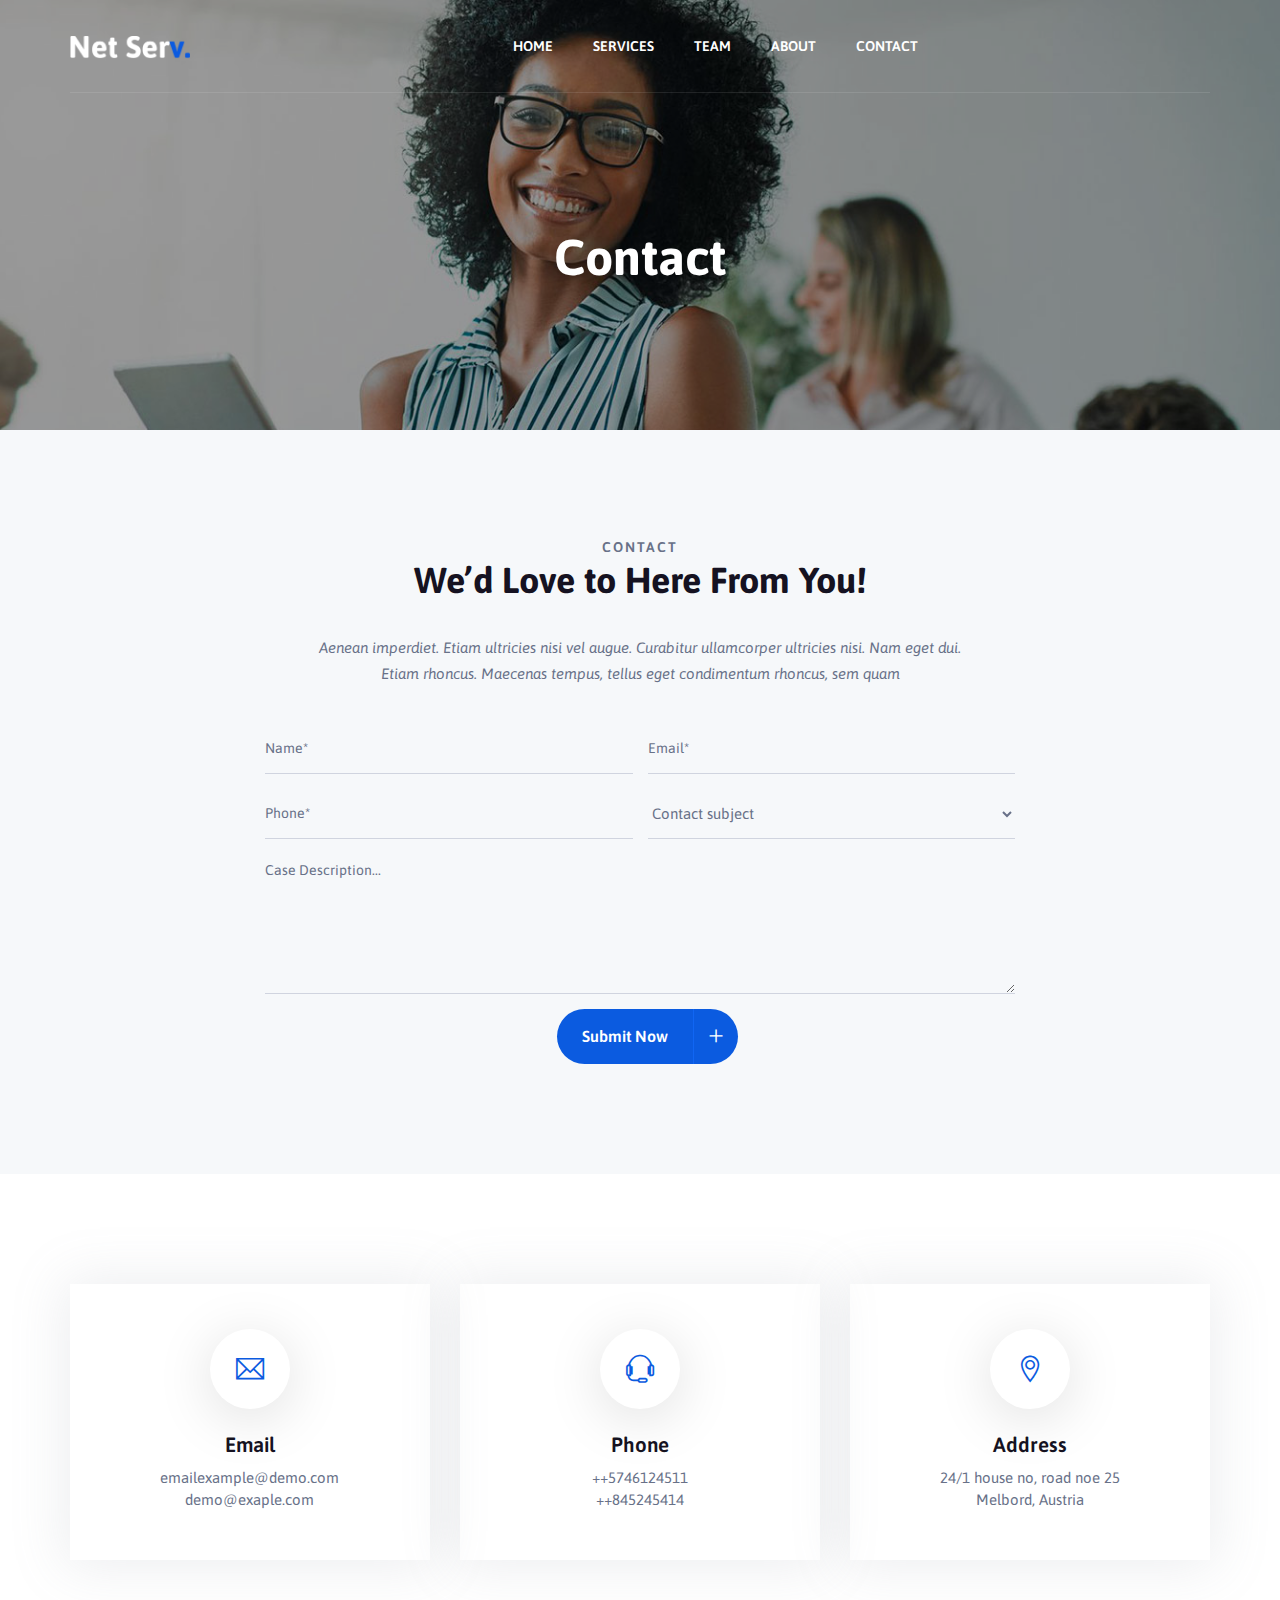
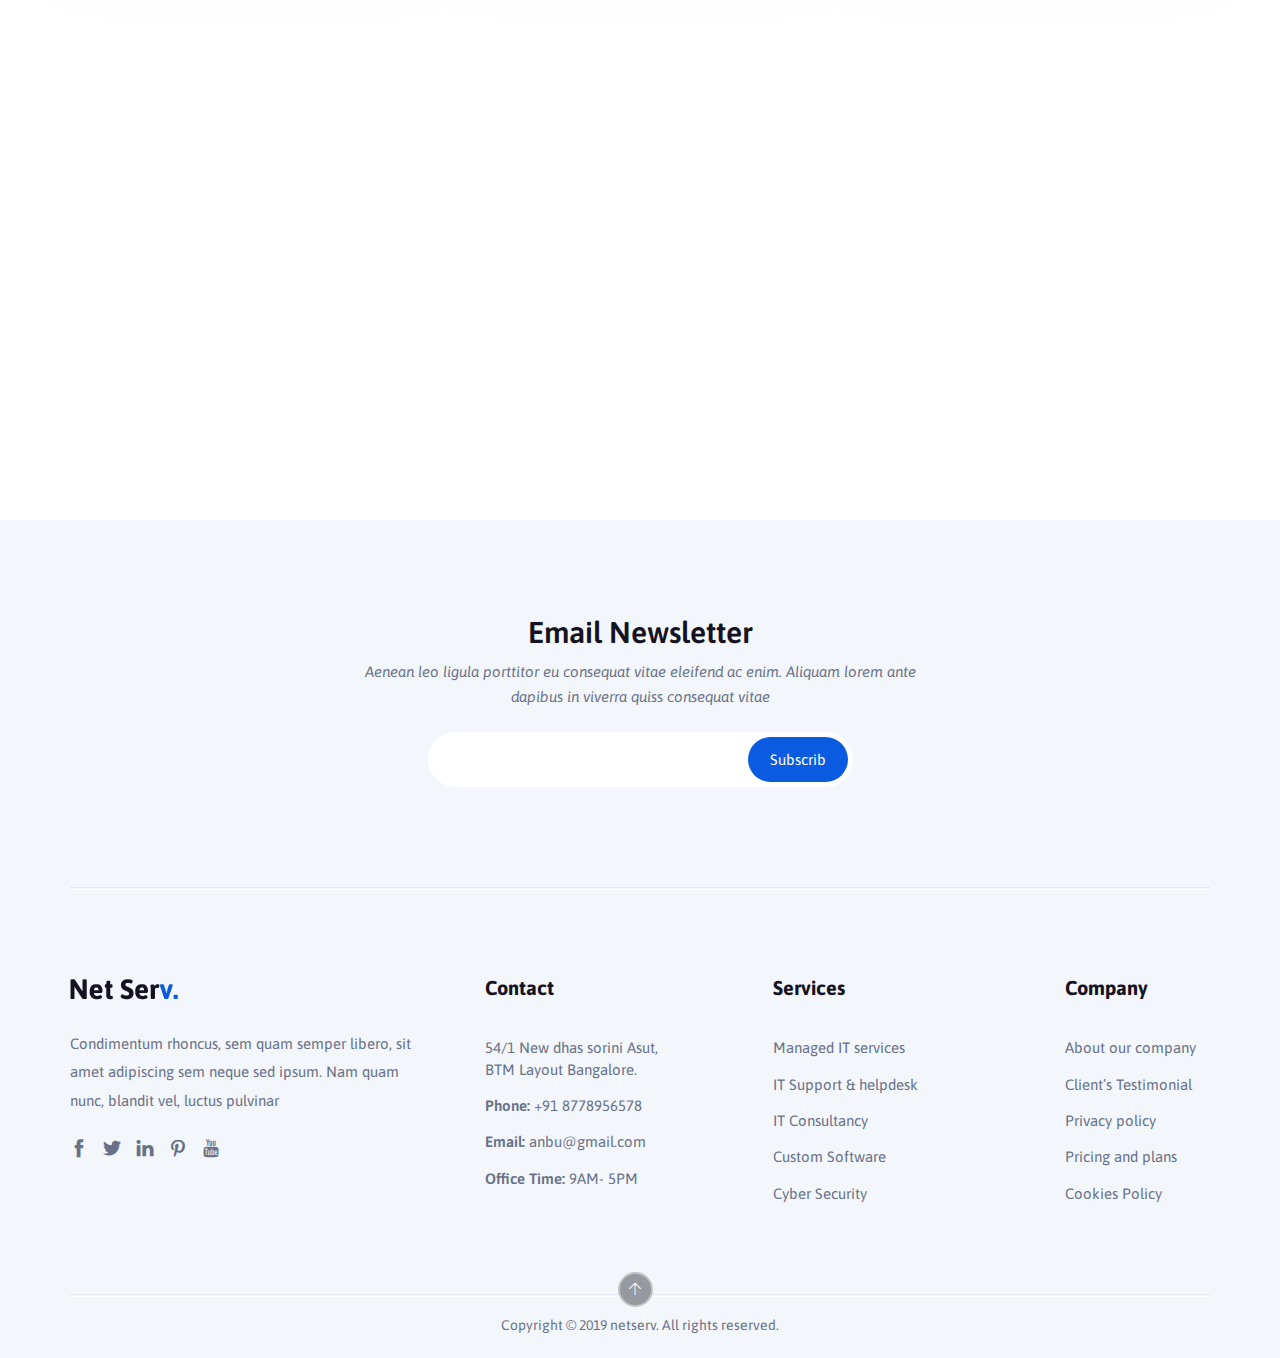
<file: contact.html>
<!DOCTYPE html>
<html lang="en">

<!-- Mirrored from themegeniuslab.com/html/netserv-live/contact.html by HTTrack Website Copier/3.x [XR&CO'2014], Fri, 24 Sep 2021 08:30:40 GMT -->
<head>
    <meta charset="utf-8">
    <meta http-equiv="X-UA-Compatible" content="IE=edge">
    <meta name="viewport" content="width=device-width, initial-scale=1">
    <meta name="author" content="irstheme">

    <title> Netserv - IT Solutions and Services Company HTML Template </title>
    
    <link href="assets/css/themify-icons.css" rel="stylesheet">
    <link href="assets/css/flaticon.css" rel="stylesheet">
    <link href="assets/css/bootstrap.min.css" rel="stylesheet">
    <link href="assets/css/animate.css" rel="stylesheet">
    <link href="assets/css/owl.carousel.css" rel="stylesheet">
    <link href="assets/css/owl.theme.css" rel="stylesheet">
    <link href="assets/css/slick.css" rel="stylesheet">
    <link href="assets/css/slick-theme.css" rel="stylesheet">
    <link href="assets/css/swiper.min.css" rel="stylesheet">
    <link href="assets/css/owl.transitions.css" rel="stylesheet">
    <link href="assets/css/jquery.fancybox.css" rel="stylesheet">
    <link href="assets/css/style.css" rel="stylesheet">

    <!-- HTML5 shim and Respond.js for IE8 support of HTML5 elements and media queries -->
    <!--[if lt IE 9]>
    <script src="https://oss.maxcdn.com/html5shiv/3.7.3/html5shiv.min.js"></script>
    <script src="https://oss.maxcdn.com/respond/1.4.2/respond.min.js"></script>
    <![endif]-->

</head>

<body>

    <!-- start page-wrapper -->
    <div class="page-wrapper">

        <!-- start preloader -->
        <div class="preloader">
            <div class="sk-cube-grid">
              <div class="sk-cube sk-cube1"></div>
              <div class="sk-cube sk-cube2"></div>
              <div class="sk-cube sk-cube3"></div>
              <div class="sk-cube sk-cube4"></div>
              <div class="sk-cube sk-cube5"></div>
              <div class="sk-cube sk-cube6"></div>
              <div class="sk-cube sk-cube7"></div>
              <div class="sk-cube sk-cube8"></div>
              <div class="sk-cube sk-cube9"></div>
            </div>
        </div>
        <!-- end preloader -->

        <!-- Start header -->
        <header id="header" class="site-header header-style-1">
            <nav class="navigation navbar navbar-default">
                <div class="container">
                    <div class="nav-row clearfix">
                        <div class="navbar-header">
                            <button type="button" class="open-btn">
                                <span class="sr-only">Toggle navigation</span>
                                <span class="icon-bar"></span>
                                <span class="icon-bar"></span>
                                <span class="icon-bar"></span>
                            </button>
                            <a class="navbar-brand" href="index-2.html"><img src="assets/images/logo.png" alt></a>
                        </div>
                        <div id="navbar" class="navbar-collapse collapse navbar-right navigation-holder">
                            <button class="close-navbar"><i class="ti-close"></i></button>
                            <ul class="nav navbar-nav">
                                <li>
                                    <a href="index.html">Home</a>
                                </li>
                                <li>
                                    <a href="services.html">Services</a>
                                </li>
                                <li>
                                    <a href="team.html">Team</a>
                                </li>
                                <li>
                                    <a href="about.html">About</a>
                                </li>
                                <li><a href="contact.html">Contact</a></li>
                            </ul>
                        </div><!-- end of nav-collapse -->
                    </div>
                </div><!-- end of container -->
            </nav>
        </header>
        <!-- end of header -->


        <!-- start page-title -->
        <section class="page-title">
            <div class="container">
                <div class="row">
                    <div class="col col-xs-12">
                        <h2>Contact</h2>
                    </div>
                </div> <!-- end row -->
            </div> <!-- end container -->
        </section>        
        <!-- end page-title -->


        <!-- start contact-section -->
        <section class="contact-section contact-section-s2 section-padding">
            <div class="container">
                <div class="row">
                    <div class="col col-xs-12">
                        <div class="section-title-s5">
                            <span>Contact</span>
                            <h2>We’d Love to Here From You!</h2>
                        </div>
                    </div>
                </div>
                <div class="row">
                    <div class="col col-lg-8 col-lg-offset-2">
                        <div class="content-area">
                            <p>Aenean imperdiet. Etiam ultricies nisi vel augue. Curabitur ullamcorper ultricies nisi. Nam eget dui. Etiam rhoncus. Maecenas tempus, tellus eget condimentum rhoncus, sem quam</p>
                            <div class="contact-form">
                                <form method="post" class="contact-validation-active" id="contact-form-main">
                                    <div>
                                        <input type="text" class="form-control" name="name" id="name" placeholder="Name*">
                                    </div>
                                    <div>
                                        <input type="email" class="form-control" name="email" id="email" placeholder="Email*">
                                    </div>
                                    <div>
                                        <input type="text" class="form-control" name="phone" id="phone" placeholder="Phone*">
                                    </div>
                                    <div>
                                        <select name="subject" class="form-control">
                                            <option disabled="disabled" selected>Contact subject</option>
                                            <option>Subject 1</option>
                                            <option>Subject 2</option>
                                            <option>Subject 3</option>
                                        </select>
                                    </div>
                                    <div class="fullwidth">
                                        <textarea class="form-control" name="note"  id="note" placeholder="Case Description..."></textarea>
                                    </div>
                                    <div class="submit-area">
                                        <button type="submit" class="theme-btn submit-btn">Submit Now</button>
                                        <div id="loader">
                                            <i class="ti-reload"></i>
                                        </div>
                                    </div>
                                    <div class="clearfix error-handling-messages">
                                        <div id="success">Thank you</div>
                                        <div id="error"> Error occurred while sending email. Please try again later. </div>
                                    </div>
                                </form>
                            </div>                            
                        </div>
                    </div>
                </div>
            </div> <!-- end container -->
        </section>
        <!-- end contact-section -->

        <!-- start contact-info-section -->
        <section class="contact-info-section section-padding">
            <div class="container">
                <div class="row">
                    <div class="col col-xs-12">
                        <div class="contact-info clearfix">
                            <div>
                                <div class="icon">
                                    <i class="ti-email"></i>
                                </div>
                                <h5>Email</h5>
                                <p>emailexample@demo.com <br>demo@exaple.com</p>
                            </div>
                            <div>
                                <div class="icon">
                                    <i class="ti-headphone-alt"></i>
                                </div>
                                <h5>Phone</h5>
                                <p>++5746124511 <br>++845245414</p>
                            </div>
                            <div>
                                <div class="icon">
                                    <i class="ti-location-pin"></i>
                                </div>
                                <h5>Address</h5>
                                <p>24/1 house no, road noe 25 <br>Melbord, Austria</p>
                            </div>
                        </div>
                    </div>
                </div>
            </div>
        </section>
        <!-- end contact-info-section -->


        <!-- start contact-map-section -->
        <section class="contact-map-section">
            <h2 class="hidden">Contact map</h2>
            <div class="contact-map">
                <iframe src="https://www.google.com/maps/embed?pb=!1m18!1m12!1m3!1d193595.9147703055!2d-74.11976314309273!3d40.69740344223377!2m3!1f0!2f0!3f0!3m2!1i1024!2i768!4f13.1!3m3!1m2!1s0x89c24fa5d33f083b%3A0xc80b8f06e177fe62!2sNew+York%2C+NY%2C+USA!5e0!3m2!1sen!2sbd!4v1547528325671" allowfullscreen></iframe>
            </div>
        </section>
        <!-- end contact-map-section -->


        <!-- start news-letter-section -->
        <section class="news-letter-section">
            <div class="container">
                <div class="row">
                    <div class="col col-md-6 col-md-offset-3 col-sm-8 col-sm-offset-2">
                        <div class="newsletter">
                            <h3>Email Newsletter</h3>
                            <p>Aenean leo ligula porttitor eu consequat vitae eleifend ac enim. Aliquam lorem ante dapibus in viverra quiss consequat vitae</p>
                            <div class="newsletter-form">
                                <form>
                                    <div>
                                        <input type="text" class="form-control">
                                        <button type="submit">Subscrib</button>
                                    </div>
                                </form>
                            </div>
                        </div>
                    </div>
                </div>
            </div> <!-- end container -->
        </section>
        <!-- end news-letter-section -->


        <!-- start site-footer -->
        <footer class="site-footer">
            <div class="upper-footer">
                <div class="container">
                    <div class="row">
                        <div class="separator"></div>
                        <div class="col col-lg-4 col-md-3 col-sm-6">
                            <div class="widget about-widget">
                                <div class="logo widget-title">
                                    <img src="assets/images/footer-logo.png" alt>
                                </div>
                                <p>Condimentum rhoncus, sem quam semper libero, sit amet adipiscing sem neque sed ipsum. Nam quam nunc, blandit vel, luctus pulvinar</p>
                                <ul>
                                    <li><a href="#"><i class="ti-facebook"></i></a></li>
                                    <li><a href="#"><i class="ti-twitter-alt"></i></a></li>
                                    <li><a href="#"><i class="ti-linkedin"></i></a></li>
                                    <li><a href="#"><i class="ti-pinterest"></i></a></li>
                                    <li><a href="#"><i class="ti-youtube"></i></a></li>
                                </ul>
                            </div>
                        </div>
                        <div class="col col-lg-3 col-md-3 col-sm-6">
                            <div class="widget contact-widget service-link-widget">
                                <div class="widget-title">
                                    <h3>Contact</h3>
                                </div>
                                <ul>
                                    <li>54/1 New dhas sorini Asut, <br>BTM Layout Bangalore.</li>
                                    <li><span>Phone:</span> +91 8778956578</li>
                                    <li><span>Email:</span> anbu@gmail.com</li>
                                    <li><span>Office Time:</span> 9AM- 5PM</li>
                                </ul>
                            </div>
                        </div>
                        <div class="col col-lg-3 col-md-3 col-sm-6">
                            <div class="widget link-widget">
                                <div class="widget-title">
                                    <h3>Services</h3>
                                </div>
                                <ul>
                                    <li><a href="#">Managed IT services</a></li>
                                    <li><a href="#">IT Support & helpdesk</a></li>
                                    <li><a href="#">IT Consultancy</a></li>
                                    <li><a href="#">Custom Software</a></li>
                                    <li><a href="#">Cyber Security</a></li>
                                </ul>
                            </div>
                        </div>
                        <div class="col col-lg-2 col-md-3 col-sm-6">
                            <div class="widget link-widget">
                                <div class="widget-title">
                                    <h3>Company</h3>
                                </div>
                                <ul>
                                    <li><a href="#">About our company</a></li>
                                    <li><a href="#">Client’s Testimonial</a></li>
                                    <li><a href="#">Privacy policy</a></li>
                                    <li><a href="#">Pricing and plans</a></li>
                                    <li><a href="#">Cookies Policy</a></li>
                                </ul>
                            </div>
                        </div>
                    </div>
                </div> <!-- end container -->
            </div>
            <div class="lower-footer">
                <div class="container">
                    <div class="row">
                        <div class="separator"></div>
                        <div class="col col-xs-12">
                            <p class="copyright">Copyright &copy; 2019 netserv. All rights reserved.</p>
                        </div>
                    </div>
                </div>
            </div>
        </footer>
        <!-- end site-footer -->
    </div>
    <!-- end of page-wrapper -->



    <!-- All JavaScript files
    ================================================== -->
    <script src="assets/js/jquery.min.js"></script>
    <script src="assets/js/bootstrap.min.js"></script>

    <!-- Plugins for this template -->
    <script src="assets/js/jquery-plugin-collection.js"></script>

    <!-- Custom script for this template -->
    <script src="assets/js/script.js"></script>
</body>

<!-- Mirrored from themegeniuslab.com/html/netserv-live/contact.html by HTTrack Website Copier/3.x [XR&CO'2014], Fri, 24 Sep 2021 08:30:40 GMT -->
</html>
</file>
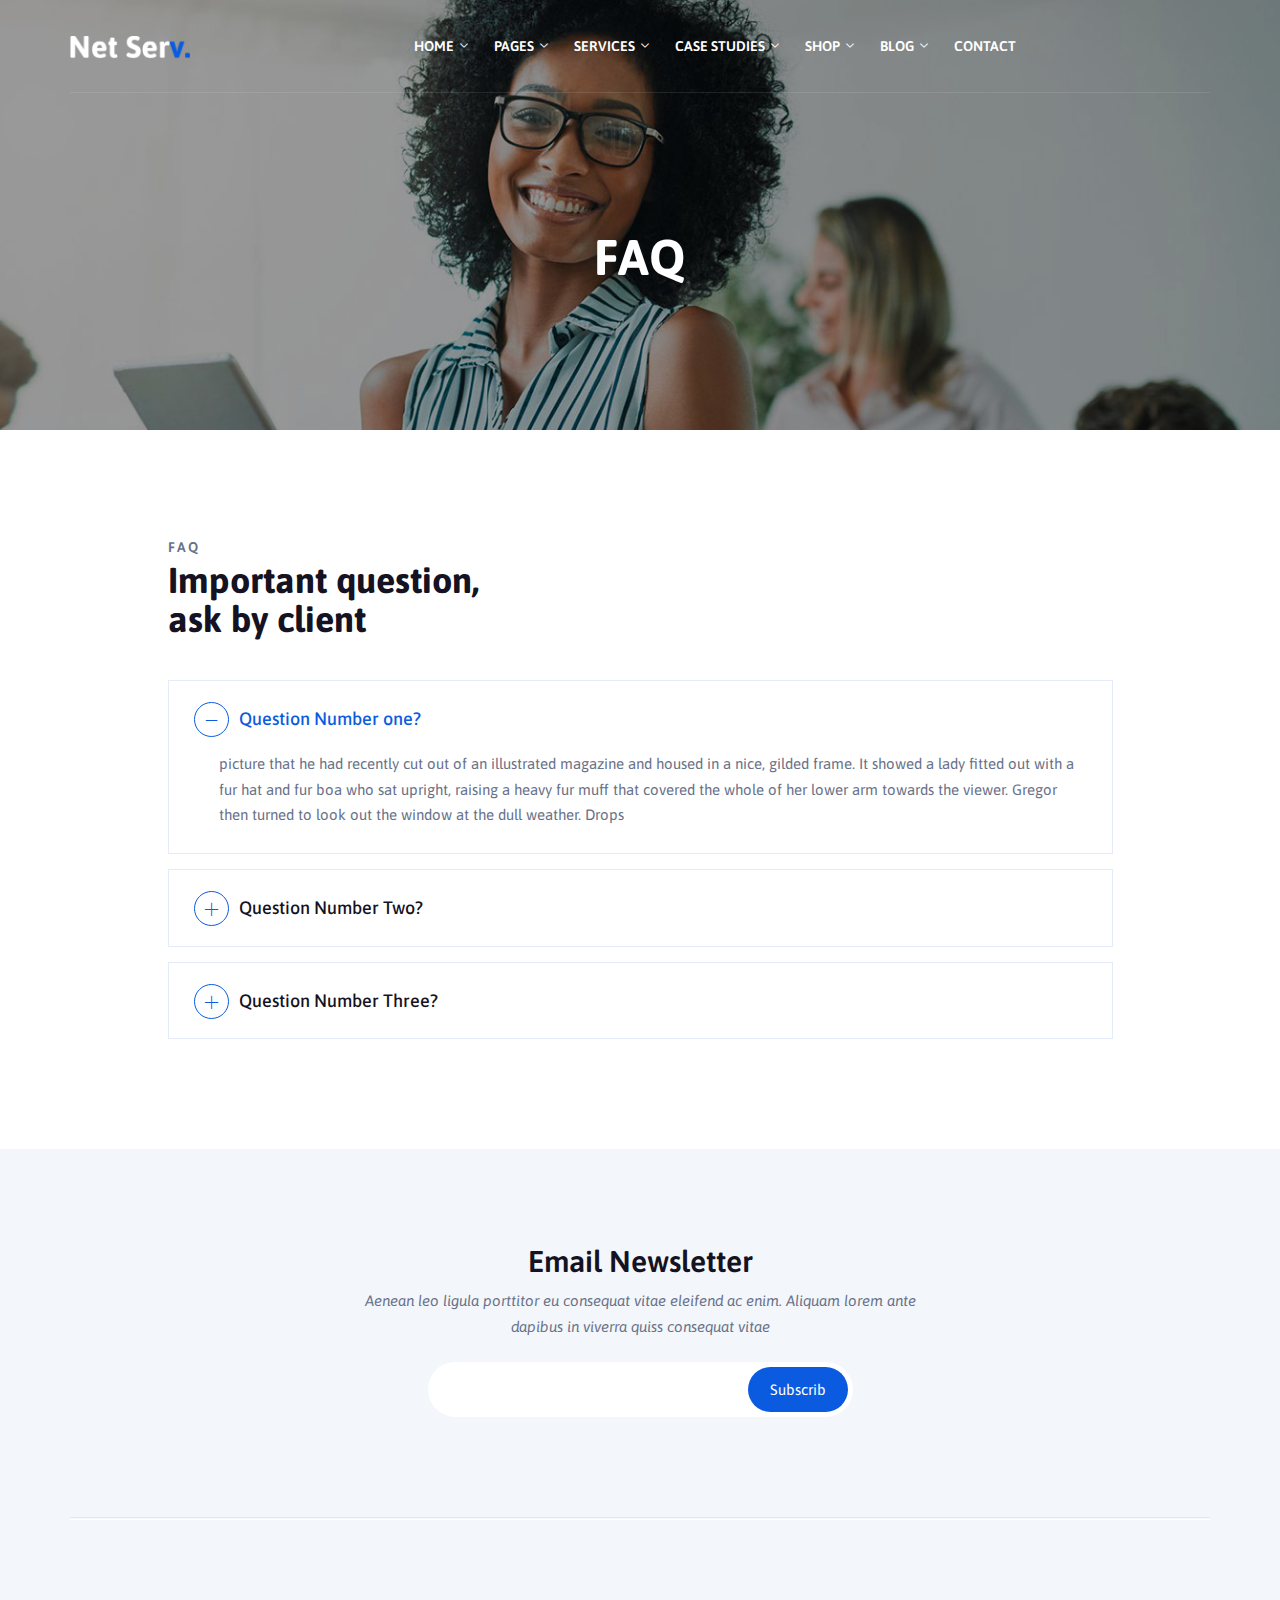
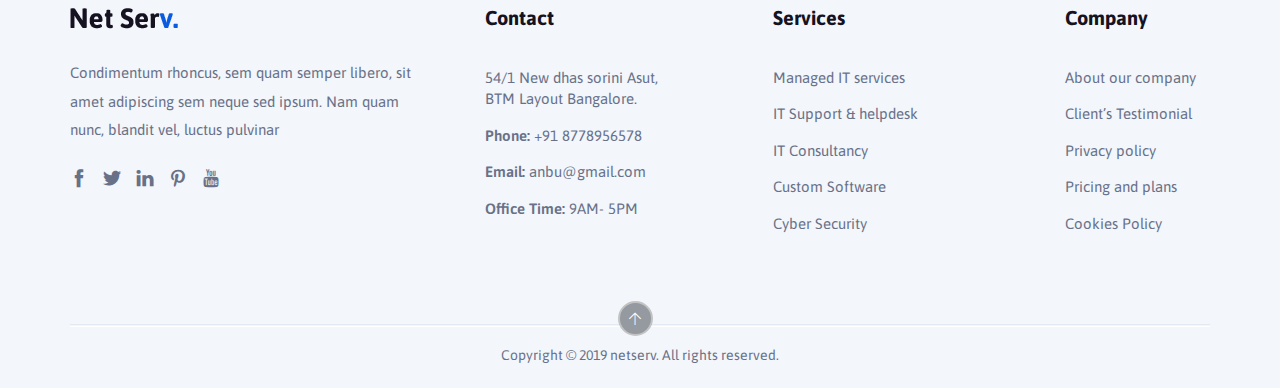
<file: faq.html>
<!DOCTYPE html>
<html lang="en">

<!-- Mirrored from themegeniuslab.com/html/netserv-live/faq.html by HTTrack Website Copier/3.x [XR&CO'2014], Fri, 24 Sep 2021 08:30:41 GMT -->
<head>
    <meta charset="utf-8">
    <meta http-equiv="X-UA-Compatible" content="IE=edge">
    <meta name="viewport" content="width=device-width, initial-scale=1">
    <meta name="author" content="irstheme">

    <title> Netserv - IT Solutions and Services Company HTML Template </title>
    
    <link href="assets/css/themify-icons.css" rel="stylesheet">
    <link href="assets/css/flaticon.css" rel="stylesheet">
    <link href="assets/css/bootstrap.min.css" rel="stylesheet">
    <link href="assets/css/animate.css" rel="stylesheet">
    <link href="assets/css/owl.carousel.css" rel="stylesheet">
    <link href="assets/css/owl.theme.css" rel="stylesheet">
    <link href="assets/css/slick.css" rel="stylesheet">
    <link href="assets/css/slick-theme.css" rel="stylesheet">
    <link href="assets/css/swiper.min.css" rel="stylesheet">
    <link href="assets/css/owl.transitions.css" rel="stylesheet">
    <link href="assets/css/jquery.fancybox.css" rel="stylesheet">
    <link href="assets/css/style.css" rel="stylesheet">

    <!-- HTML5 shim and Respond.js for IE8 support of HTML5 elements and media queries -->
    <!--[if lt IE 9]>
    <script src="https://oss.maxcdn.com/html5shiv/3.7.3/html5shiv.min.js"></script>
    <script src="https://oss.maxcdn.com/respond/1.4.2/respond.min.js"></script>
    <![endif]-->

</head>

<body>

    <!-- start page-wrapper -->
    <div class="page-wrapper">

        <!-- start preloader -->
        <div class="preloader">
            <div class="sk-cube-grid">
              <div class="sk-cube sk-cube1"></div>
              <div class="sk-cube sk-cube2"></div>
              <div class="sk-cube sk-cube3"></div>
              <div class="sk-cube sk-cube4"></div>
              <div class="sk-cube sk-cube5"></div>
              <div class="sk-cube sk-cube6"></div>
              <div class="sk-cube sk-cube7"></div>
              <div class="sk-cube sk-cube8"></div>
              <div class="sk-cube sk-cube9"></div>
            </div>
        </div>
        <!-- end preloader -->

        <!-- Start header -->
        <header id="header" class="site-header header-style-1">
            <nav class="navigation navbar navbar-default">
                <div class="container">
                    <div class="nav-row clearfix">
                        <div class="navbar-header">
                            <button type="button" class="open-btn">
                                <span class="sr-only">Toggle navigation</span>
                                <span class="icon-bar"></span>
                                <span class="icon-bar"></span>
                                <span class="icon-bar"></span>
                            </button>
                            <a class="navbar-brand" href="index-2.html"><img src="assets/images/logo.png" alt></a>
                        </div>
                        <div id="navbar" class="navbar-collapse collapse navbar-right navigation-holder">
                            <button class="close-navbar"><i class="ti-close"></i></button>
                            <ul class="nav navbar-nav">
                                <li class="menu-item-has-children">
                                    <a href="#">Home</a>
                                    <ul class="sub-menu">
                                        <li><a href="index-2.html">Home Default</a></li>
                                        <li><a href="index-3.html">Home Style 2</a></li>
                                        <li><a href="index-4.html">Home Style 3</a></li>
                                        <li class="menu-item-has-children">
                                            <a href="#Level3">Header style</a>
                                            <ul class="sub-menu">
                                                <li><a href="index-2.html">Header Style 1</a></li>
                                                <li><a href="index-3.html">Header Style 2</a></li>
                                                <li><a href="index-4.html">Header Style 3</a></li>
                                            </ul>
                                        </li>
                                    </ul>
                                </li>
                                <li class="menu-item-has-children">
                                    <a href="#">Pages</a>
                                    <ul class="sub-menu">
                                        <li><a href="about.html">About</a></li>
                                        <li><a href="contact.html">Contact</a></li>
                                        <li><a href="team.html">Team</a></li>
                                        <li><a href="testimonials.html">Testimonials</a></li>
                                        <li><a href="testimonials-s2.html">Testimonials style 2</a></li>
                                        <li><a href="faq.html">FAQ</a></li>
                                        <li><a href="404.html">404</a></li>
                                    </ul>
                                </li>
                                <li class="menu-item-has-children">
                                    <a href="#">Services</a>
                                    <ul class="sub-menu">
                                        <li><a href="services.html">Services</a></li>
                                        <li><a href="services-s2.html">Services style 2</a></li>
                                        <li><a href="service-single.html">IT Management</a></li>
                                        <li><a href="content-engineering.html">Content Engineering</a></li>
                                        <li><a href="capital-marketing.html">Capital Marketing</a></li>
                                        <li><a href="data-security.html">Data Security</a></li>
                                        <li><a href="cyber-security.html">Cyber Security</a></li>
                                    </ul>
                                </li>
                                <li class="menu-item-has-children">
                                    <a href="#">Case studies</a>
                                    <ul class="sub-menu">
                                        <li><a href="projects.html">Case study</a></li>
                                        <li><a href="projects-s2.html">Case study style 2</a></li>
                                        <li><a href="project-single.html">Case Single</a></li>
                                    </ul>
                                </li>
                                <li class="menu-item-has-children">
                                    <a href="#">Shop</a>
                                    <ul class="sub-menu">
                                        <li><a href="shop.html">Shop</a></li>
                                        <li><a href="shop-single.html">Shop single</a></li>
                                    </ul>
                                </li>
                                <li class="menu-item-has-children">
                                    <a href="#">Blog</a>
                                    <ul class="sub-menu">
                                        <li><a href="blog.html">Blog Default</a></li>
                                        <li><a href="blog-left-sidebar.html">Blog left sidebar</a></li>
                                        <li><a href="blog-fullwidth.html">Blog full width</a></li>
                                        <li class="menu-item-has-children">
                                            <a href="#Level3">Blog Details</a>
                                            <ul class="sub-menu">
                                                <li><a href="blog-single.html">Blog Single Default</a></li>
                                                <li><a href="blog-single-left-sidebar.html">Blog single left sidebar</a></li>
                                                <li><a href="blog-single-fullwidth.html">Blog single full width</a></li>
                                            </ul>
                                        </li>
                                    </ul>
                                </li>
                                <li><a href="contact.html">Contact</a></li>
                            </ul>
                        </div><!-- end of nav-collapse -->
                    </div>
                </div><!-- end of container -->
            </nav>
        </header>
        <!-- end of header -->


        <!-- start page-title -->
        <section class="page-title">
            <div class="container">
                <div class="row">
                    <div class="col col-xs-12">
                        <h2>FAQ</h2>
                    </div>
                </div> <!-- end row -->
            </div> <!-- end container -->
        </section>        
        <!-- end page-title -->


        <!-- start faq-page-section -->
        <section class="section-padding faq-page-section">
            <div class="container">
                <div class="row">
                    <div class="col col-lg-10 col-lg-offset-1">
                        <div class="section-title-s2">
                            <span>FAQ</span>
                            <h2>Important question, <br>ask by client</h2>
                        </div>
                        <div class="faq-section">
                            <div class="panel-group faq-accordion theme-accordion-s1" id="accordion">
                                <div class="panel panel-default">
                                    <div class="panel-heading">
                                        <a data-toggle="collapse" data-parent="#accordion" href="#collapse-1" aria-expanded="true">Question Number one?</a>
                                    </div>
                                    <div id="collapse-1" class="panel-collapse collapse in">
                                        <div class="panel-body">
                                            <p>picture that he had recently cut out of an illustrated magazine and housed in a nice, gilded frame. It showed a lady fitted out with a fur hat and fur boa who sat upright, raising a heavy fur muff that covered the whole of her lower arm towards the viewer. Gregor then turned to look out the window at the dull weather. Drops</p>
                                        </div>
                                    </div>
                                </div>

                                <div class="panel panel-default">
                                    <div class="panel-heading">
                                        <a class="collapsed" data-toggle="collapse" data-parent="#accordion" href="#collapse-2">Question Number Two?</a>
                                    </div>
                                    <div id="collapse-2" class="panel-collapse collapse">
                                        <div class="panel-body">
                                            <p>picture that he had recently cut out of an illustrated magazine and housed in a nice, gilded frame. It showed a lady fitted out with a fur hat and fur boa who sat upright, raising a heavy fur muff that covered the whole of her lower arm towards the viewer. Gregor then turned to look out the window at the dull weather. Drops</p>
                                        </div>
                                    </div>
                                </div>

                                <div class="panel panel-default">
                                    <div class="panel-heading">
                                        <a class="collapsed" data-toggle="collapse" data-parent="#accordion" href="#collapse-3">Question Number Three?</a>
                                    </div>
                                    <div id="collapse-3" class="panel-collapse collapse">
                                        <div class="panel-body">
                                            <p>picture that he had recently cut out of an illustrated magazine and housed in a nice, gilded frame. It showed a lady fitted out with a fur hat and fur boa who sat upright, raising a heavy fur muff that covered the whole of her lower arm towards the viewer. Gregor then turned to look out the window at the dull weather. Drops</p>
                                        </div>
                                    </div>
                                </div>
                            </div>
                        </div>
                    </div>
                </div>
            </div>
        </section>
        <!-- end faq-page-section -->


        <!-- start news-letter-section -->
        <section class="news-letter-section">
            <div class="container">
                <div class="row">
                    <div class="col col-md-6 col-md-offset-3 col-sm-8 col-sm-offset-2">
                        <div class="newsletter">
                            <h3>Email Newsletter</h3>
                            <p>Aenean leo ligula porttitor eu consequat vitae eleifend ac enim. Aliquam lorem ante dapibus in viverra quiss consequat vitae</p>
                            <div class="newsletter-form">
                                <form>
                                    <div>
                                        <input type="text" class="form-control">
                                        <button type="submit">Subscrib</button>
                                    </div>
                                </form>
                            </div>
                        </div>
                    </div>
                </div>
            </div> <!-- end container -->
        </section>
        <!-- end news-letter-section -->


        <!-- start site-footer -->
        <footer class="site-footer">
            <div class="upper-footer">
                <div class="container">
                    <div class="row">
                        <div class="separator"></div>
                        <div class="col col-lg-4 col-md-3 col-sm-6">
                            <div class="widget about-widget">
                                <div class="logo widget-title">
                                    <img src="assets/images/footer-logo.png" alt>
                                </div>
                                <p>Condimentum rhoncus, sem quam semper libero, sit amet adipiscing sem neque sed ipsum. Nam quam nunc, blandit vel, luctus pulvinar</p>
                                <ul>
                                    <li><a href="#"><i class="ti-facebook"></i></a></li>
                                    <li><a href="#"><i class="ti-twitter-alt"></i></a></li>
                                    <li><a href="#"><i class="ti-linkedin"></i></a></li>
                                    <li><a href="#"><i class="ti-pinterest"></i></a></li>
                                    <li><a href="#"><i class="ti-youtube"></i></a></li>
                                </ul>
                            </div>
                        </div>
                        <div class="col col-lg-3 col-md-3 col-sm-6">
                            <div class="widget contact-widget service-link-widget">
                                <div class="widget-title">
                                    <h3>Contact</h3>
                                </div>
                                <ul>
                                    <li>54/1 New dhas sorini Asut, <br>BTM Layout Bangalore.</li>
                                    <li><span>Phone:</span> +91 8778956578</li>
                                    <li><span>Email:</span> anbu@gmail.com</li>
                                    <li><span>Office Time:</span> 9AM- 5PM</li>
                                </ul>
                            </div>
                        </div>
                        <div class="col col-lg-3 col-md-3 col-sm-6">
                            <div class="widget link-widget">
                                <div class="widget-title">
                                    <h3>Services</h3>
                                </div>
                                <ul>
                                    <li><a href="#">Managed IT services</a></li>
                                    <li><a href="#">IT Support & helpdesk</a></li>
                                    <li><a href="#">IT Consultancy</a></li>
                                    <li><a href="#">Custom Software</a></li>
                                    <li><a href="#">Cyber Security</a></li>
                                </ul>
                            </div>
                        </div>
                        <div class="col col-lg-2 col-md-3 col-sm-6">
                            <div class="widget link-widget">
                                <div class="widget-title">
                                    <h3>Company</h3>
                                </div>
                                <ul>
                                    <li><a href="#">About our company</a></li>
                                    <li><a href="#">Client’s Testimonial</a></li>
                                    <li><a href="#">Privacy policy</a></li>
                                    <li><a href="#">Pricing and plans</a></li>
                                    <li><a href="#">Cookies Policy</a></li>
                                </ul>
                            </div>
                        </div>
                    </div>
                </div> <!-- end container -->
            </div>
            <div class="lower-footer">
                <div class="container">
                    <div class="row">
                        <div class="separator"></div>
                        <div class="col col-xs-12">
                            <p class="copyright">Copyright &copy; 2019 netserv. All rights reserved.</p>
                        </div>
                    </div>
                </div>
            </div>
        </footer>
        <!-- end site-footer -->
    </div>
    <!-- end of page-wrapper -->



    <!-- All JavaScript files
    ================================================== -->
    <script src="assets/js/jquery.min.js"></script>
    <script src="assets/js/bootstrap.min.js"></script>

    <!-- Plugins for this template -->
    <script src="assets/js/jquery-plugin-collection.js"></script>

    <!-- Custom script for this template -->
    <script src="assets/js/script.js"></script>
</body>

<!-- Mirrored from themegeniuslab.com/html/netserv-live/faq.html by HTTrack Website Copier/3.x [XR&CO'2014], Fri, 24 Sep 2021 08:30:41 GMT -->
</html>
</file>
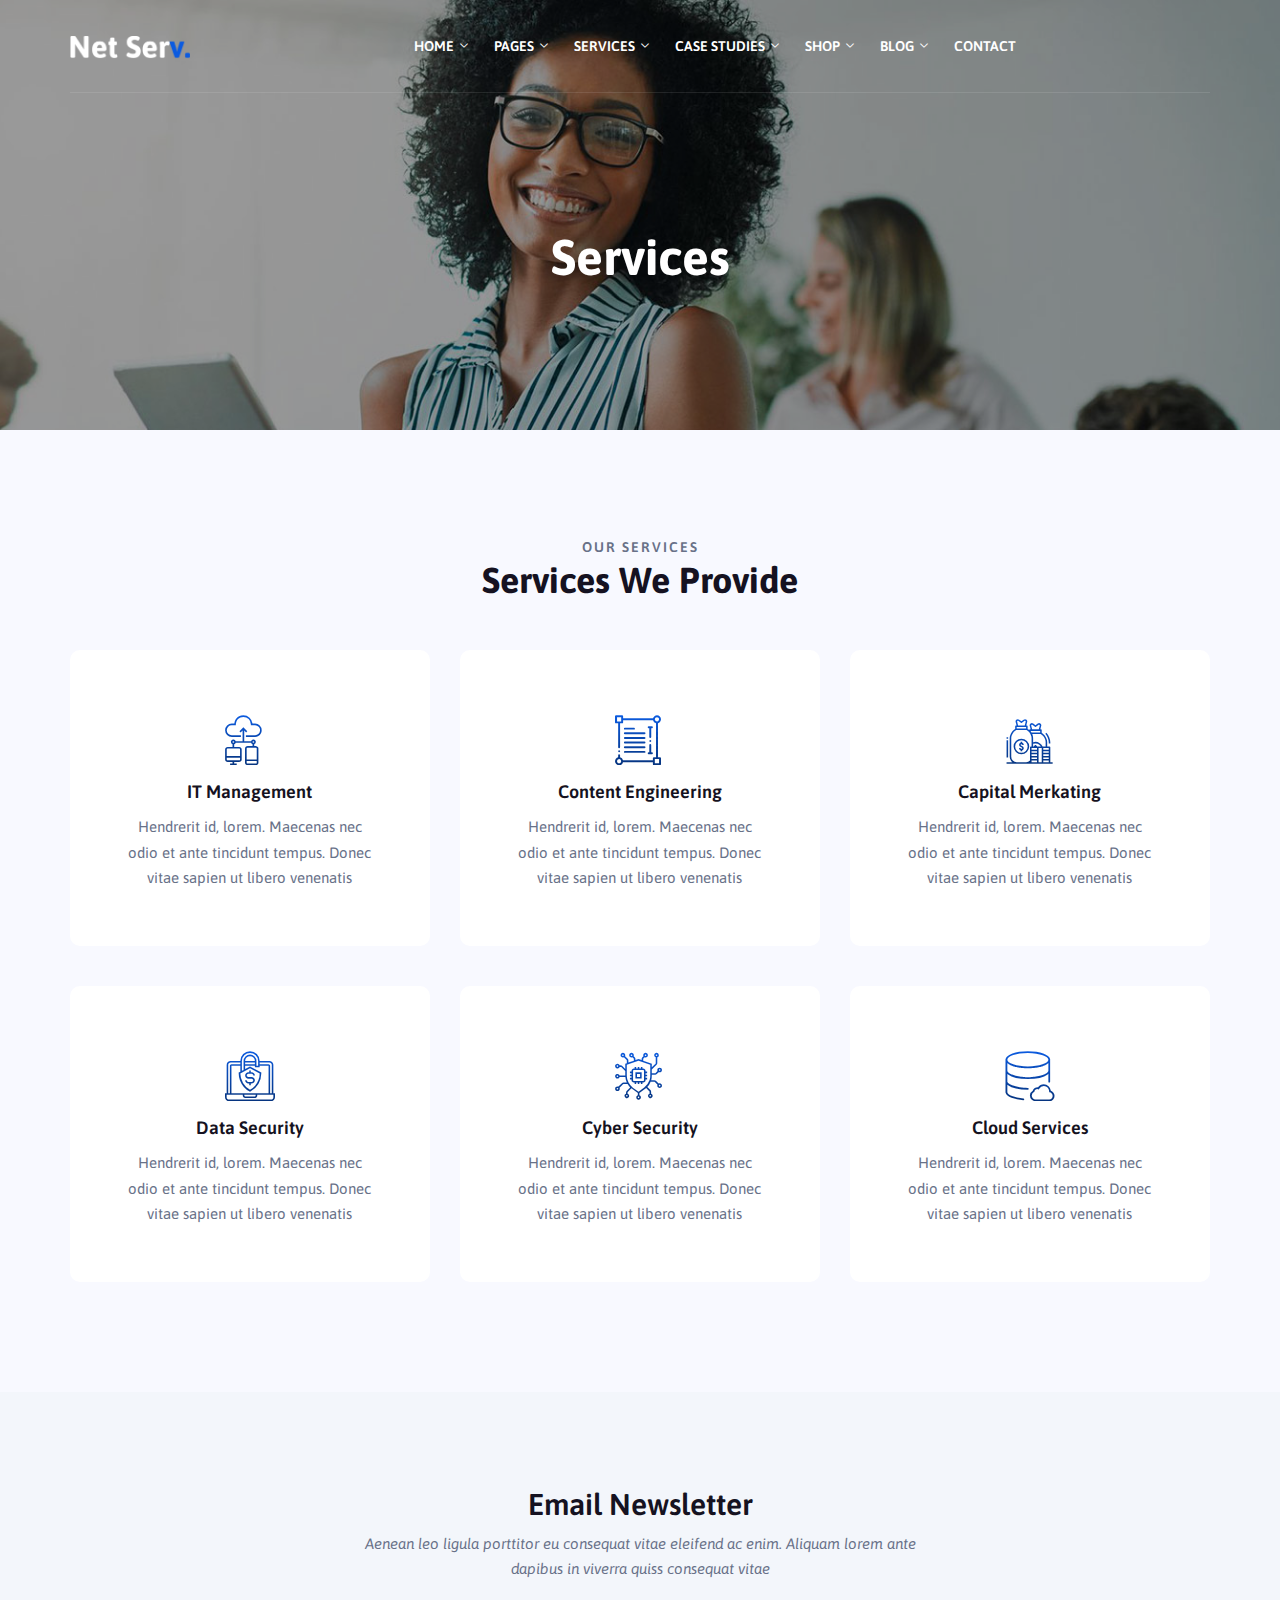
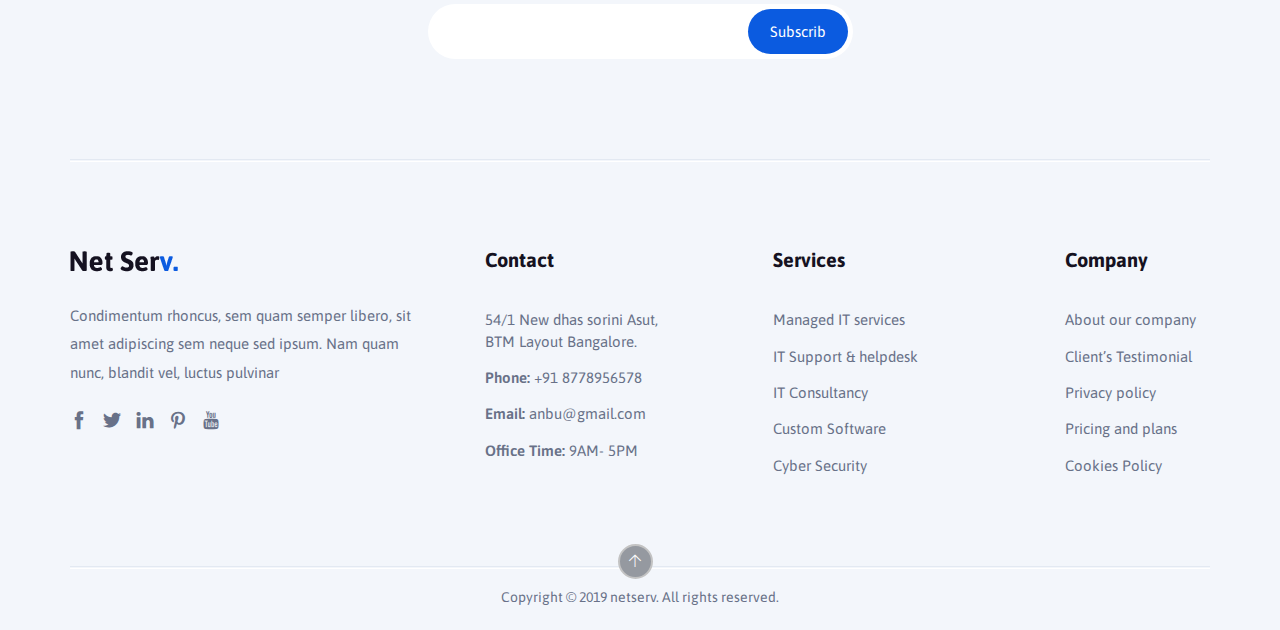
<file: services-s2.html>
<!DOCTYPE html>
<html lang="en">

<!-- Mirrored from themegeniuslab.com/html/netserv-live/services-s2.html by HTTrack Website Copier/3.x [XR&CO'2014], Fri, 24 Sep 2021 08:30:42 GMT -->
<head>
    <meta charset="utf-8">
    <meta http-equiv="X-UA-Compatible" content="IE=edge">
    <meta name="viewport" content="width=device-width, initial-scale=1">
    <meta name="author" content="irstheme">

    <title> Netserv - IT Solutions and Services Company HTML Template </title>
    
    <link href="assets/css/themify-icons.css" rel="stylesheet">
    <link href="assets/css/flaticon.css" rel="stylesheet">
    <link href="assets/css/bootstrap.min.css" rel="stylesheet">
    <link href="assets/css/animate.css" rel="stylesheet">
    <link href="assets/css/owl.carousel.css" rel="stylesheet">
    <link href="assets/css/owl.theme.css" rel="stylesheet">
    <link href="assets/css/slick.css" rel="stylesheet">
    <link href="assets/css/slick-theme.css" rel="stylesheet">
    <link href="assets/css/swiper.min.css" rel="stylesheet">
    <link href="assets/css/owl.transitions.css" rel="stylesheet">
    <link href="assets/css/jquery.fancybox.css" rel="stylesheet">
    <link href="assets/css/style.css" rel="stylesheet">

    <!-- HTML5 shim and Respond.js for IE8 support of HTML5 elements and media queries -->
    <!--[if lt IE 9]>
    <script src="https://oss.maxcdn.com/html5shiv/3.7.3/html5shiv.min.js"></script>
    <script src="https://oss.maxcdn.com/respond/1.4.2/respond.min.js"></script>
    <![endif]-->

</head>

<body>

    <!-- start page-wrapper -->
    <div class="page-wrapper">

        <!-- start preloader -->
        <div class="preloader">
            <div class="sk-cube-grid">
              <div class="sk-cube sk-cube1"></div>
              <div class="sk-cube sk-cube2"></div>
              <div class="sk-cube sk-cube3"></div>
              <div class="sk-cube sk-cube4"></div>
              <div class="sk-cube sk-cube5"></div>
              <div class="sk-cube sk-cube6"></div>
              <div class="sk-cube sk-cube7"></div>
              <div class="sk-cube sk-cube8"></div>
              <div class="sk-cube sk-cube9"></div>
            </div>
        </div>
        <!-- end preloader -->

        <!-- Start header -->
        <header id="header" class="site-header header-style-1">
            <nav class="navigation navbar navbar-default">
                <div class="container">
                    <div class="nav-row clearfix">
                        <div class="navbar-header">
                            <button type="button" class="open-btn">
                                <span class="sr-only">Toggle navigation</span>
                                <span class="icon-bar"></span>
                                <span class="icon-bar"></span>
                                <span class="icon-bar"></span>
                            </button>
                            <a class="navbar-brand" href="index-2.html"><img src="assets/images/logo.png" alt></a>
                        </div>
                        <div id="navbar" class="navbar-collapse collapse navbar-right navigation-holder">
                            <button class="close-navbar"><i class="ti-close"></i></button>
                            <ul class="nav navbar-nav">
                                <li class="menu-item-has-children">
                                    <a href="#">Home</a>
                                    <ul class="sub-menu">
                                        <li><a href="index-2.html">Home Default</a></li>
                                        <li><a href="index-3.html">Home Style 2</a></li>
                                        <li><a href="index-4.html">Home Style 3</a></li>
                                        <li class="menu-item-has-children">
                                            <a href="#Level3">Header style</a>
                                            <ul class="sub-menu">
                                                <li><a href="index-2.html">Header Style 1</a></li>
                                                <li><a href="index-3.html">Header Style 2</a></li>
                                                <li><a href="index-4.html">Header Style 3</a></li>
                                            </ul>
                                        </li>
                                    </ul>
                                </li>
                                <li class="menu-item-has-children">
                                    <a href="#">Pages</a>
                                    <ul class="sub-menu">
                                        <li><a href="about.html">About</a></li>
                                        <li><a href="contact.html">Contact</a></li>
                                        <li><a href="team.html">Team</a></li>
                                        <li><a href="testimonials.html">Testimonials</a></li>
                                        <li><a href="testimonials-s2.html">Testimonials style 2</a></li>
                                        <li><a href="faq.html">FAQ</a></li>
                                        <li><a href="404.html">404</a></li>
                                    </ul>
                                </li>
                                <li class="menu-item-has-children">
                                    <a href="#">Services</a>
                                    <ul class="sub-menu">
                                        <li><a href="services.html">Services</a></li>
                                        <li><a href="services-s2.html">Services style 2</a></li>
                                        <li><a href="service-single.html">IT Management</a></li>
                                        <li><a href="content-engineering.html">Content Engineering</a></li>
                                        <li><a href="capital-marketing.html">Capital Marketing</a></li>
                                        <li><a href="data-security.html">Data Security</a></li>
                                        <li><a href="cyber-security.html">Cyber Security</a></li>
                                    </ul>
                                </li>
                                <li class="menu-item-has-children">
                                    <a href="#">Case studies</a>
                                    <ul class="sub-menu">
                                        <li><a href="projects.html">Case study</a></li>
                                        <li><a href="projects-s2.html">Case study style 2</a></li>
                                        <li><a href="project-single.html">Case Single</a></li>
                                    </ul>
                                </li>
                                <li class="menu-item-has-children">
                                    <a href="#">Shop</a>
                                    <ul class="sub-menu">
                                        <li><a href="shop.html">Shop</a></li>
                                        <li><a href="shop-single.html">Shop single</a></li>
                                    </ul>
                                </li>
                                <li class="menu-item-has-children">
                                    <a href="#">Blog</a>
                                    <ul class="sub-menu">
                                        <li><a href="blog.html">Blog Default</a></li>
                                        <li><a href="blog-left-sidebar.html">Blog left sidebar</a></li>
                                        <li><a href="blog-fullwidth.html">Blog full width</a></li>
                                        <li class="menu-item-has-children">
                                            <a href="#Level3">Blog Details</a>
                                            <ul class="sub-menu">
                                                <li><a href="blog-single.html">Blog Single Default</a></li>
                                                <li><a href="blog-single-left-sidebar.html">Blog single left sidebar</a></li>
                                                <li><a href="blog-single-fullwidth.html">Blog single full width</a></li>
                                            </ul>
                                        </li>
                                    </ul>
                                </li>
                                <li><a href="contact.html">Contact</a></li>
                            </ul>
                        </div><!-- end of nav-collapse -->
                    </div>
                </div><!-- end of container -->
            </nav>
        </header>
        <!-- end of header -->


        <!-- start page-title -->
        <section class="page-title">
            <div class="container">
                <div class="row">
                    <div class="col col-xs-12">
                        <h2>Services</h2>
                    </div>
                </div> <!-- end row -->
            </div> <!-- end container -->
        </section>        
        <!-- end page-title -->


        <!-- start services-section-s2 -->
        <section class="services-section-s2 services-pg-section-s2 section-padding">
            <div class="container">
                <div class="row">
                    <div class="col col-xs-12">
                        <div class="section-title">
                            <span>Our services</span>
                            <h2>Services We Provide</h2>
                        </div>
                    </div>
                </div>
                <div class="row">
                    <div class="col col-xs-12">
                        <div class="services-grid clearfix">
                            <div class="grid">
                                <div class="icon">
                                    <i class="fi flaticon-cloud-computing"></i>
                                </div>
                                <h4><a href="#">IT Management</a></h4>
                                <p>Hendrerit id, lorem. Maecenas nec odio et ante tincidunt tempus. Donec vitae sapien ut libero venenatis </p>
                            </div>
                            <div class="grid">
                                <div class="icon">
                                    <i class="fi flaticon-copywriting"></i>
                                </div>
                                <h4><a href="#">Content Engineering</a></h4>
                                <p>Hendrerit id, lorem. Maecenas nec odio et ante tincidunt tempus. Donec vitae sapien ut libero venenatis </p>
                            </div>
                            <div class="grid">
                                <div class="icon">
                                    <i class="fi flaticon-capital"></i>
                                </div>
                                <h4><a href="#">Capital Merkating</a></h4>
                                <p>Hendrerit id, lorem. Maecenas nec odio et ante tincidunt tempus. Donec vitae sapien ut libero venenatis </p>
                            </div>
                            <div class="grid">
                                <div class="icon">
                                    <i class="fi flaticon-fraud"></i>
                                </div>
                                <h4><a href="#">Data Security</a></h4>
                                <p>Hendrerit id, lorem. Maecenas nec odio et ante tincidunt tempus. Donec vitae sapien ut libero venenatis </p>
                            </div>
                            <div class="grid">
                                <div class="icon">
                                    <i class="fi flaticon-security"></i>
                                </div>
                                <h4><a href="#">Cyber security</a></h4>
                                <p>Hendrerit id, lorem. Maecenas nec odio et ante tincidunt tempus. Donec vitae sapien ut libero venenatis </p>
                            </div>
                            <div class="grid">
                                <div class="icon">
                                    <i class="fi flaticon-database"></i>
                                </div>
                                <h4><a href="#">Cloud Services</a></h4>
                                <p>Hendrerit id, lorem. Maecenas nec odio et ante tincidunt tempus. Donec vitae sapien ut libero venenatis </p>
                            </div>
                        </div>
                    </div>
                </div>
            </div> <!-- end container -->
        </section>
        <!-- end services-section-s2 -->


        <!-- start news-letter-section -->
        <section class="news-letter-section">
            <div class="container">
                <div class="row">
                    <div class="col col-md-6 col-md-offset-3 col-sm-8 col-sm-offset-2">
                        <div class="newsletter">
                            <h3>Email Newsletter</h3>
                            <p>Aenean leo ligula porttitor eu consequat vitae eleifend ac enim. Aliquam lorem ante dapibus in viverra quiss consequat vitae</p>
                            <div class="newsletter-form">
                                <form>
                                    <div>
                                        <input type="text" class="form-control">
                                        <button type="submit">Subscrib</button>
                                    </div>
                                </form>
                            </div>
                        </div>
                    </div>
                </div>
            </div> <!-- end container -->
        </section>
        <!-- end news-letter-section -->


        <!-- start site-footer -->
        <footer class="site-footer">
            <div class="upper-footer">
                <div class="container">
                    <div class="row">
                        <div class="separator"></div>
                        <div class="col col-lg-4 col-md-3 col-sm-6">
                            <div class="widget about-widget">
                                <div class="logo widget-title">
                                    <img src="assets/images/footer-logo.png" alt>
                                </div>
                                <p>Condimentum rhoncus, sem quam semper libero, sit amet adipiscing sem neque sed ipsum. Nam quam nunc, blandit vel, luctus pulvinar</p>
                                <ul>
                                    <li><a href="#"><i class="ti-facebook"></i></a></li>
                                    <li><a href="#"><i class="ti-twitter-alt"></i></a></li>
                                    <li><a href="#"><i class="ti-linkedin"></i></a></li>
                                    <li><a href="#"><i class="ti-pinterest"></i></a></li>
                                    <li><a href="#"><i class="ti-youtube"></i></a></li>
                                </ul>
                            </div>
                        </div>
                        <div class="col col-lg-3 col-md-3 col-sm-6">
                            <div class="widget contact-widget service-link-widget">
                                <div class="widget-title">
                                    <h3>Contact</h3>
                                </div>
                                <ul>
                                    <li>54/1 New dhas sorini Asut, <br>BTM Layout Bangalore.</li>
                                    <li><span>Phone:</span> +91 8778956578</li>
                                    <li><span>Email:</span> anbu@gmail.com</li>
                                    <li><span>Office Time:</span> 9AM- 5PM</li>
                                </ul>
                            </div>
                        </div>
                        <div class="col col-lg-3 col-md-3 col-sm-6">
                            <div class="widget link-widget">
                                <div class="widget-title">
                                    <h3>Services</h3>
                                </div>
                                <ul>
                                    <li><a href="#">Managed IT services</a></li>
                                    <li><a href="#">IT Support & helpdesk</a></li>
                                    <li><a href="#">IT Consultancy</a></li>
                                    <li><a href="#">Custom Software</a></li>
                                    <li><a href="#">Cyber Security</a></li>
                                </ul>
                            </div>
                        </div>
                        <div class="col col-lg-2 col-md-3 col-sm-6">
                            <div class="widget link-widget">
                                <div class="widget-title">
                                    <h3>Company</h3>
                                </div>
                                <ul>
                                    <li><a href="#">About our company</a></li>
                                    <li><a href="#">Client’s Testimonial</a></li>
                                    <li><a href="#">Privacy policy</a></li>
                                    <li><a href="#">Pricing and plans</a></li>
                                    <li><a href="#">Cookies Policy</a></li>
                                </ul>
                            </div>
                        </div>
                    </div>
                </div> <!-- end container -->
            </div>
            <div class="lower-footer">
                <div class="container">
                    <div class="row">
                        <div class="separator"></div>
                        <div class="col col-xs-12">
                            <p class="copyright">Copyright &copy; 2019 netserv. All rights reserved.</p>
                        </div>
                    </div>
                </div>
            </div>
        </footer>
        <!-- end site-footer -->
    </div>
    <!-- end of page-wrapper -->



    <!-- All JavaScript files
    ================================================== -->
    <script src="assets/js/jquery.min.js"></script>
    <script src="assets/js/bootstrap.min.js"></script>

    <!-- Plugins for this template -->
    <script src="assets/js/jquery-plugin-collection.js"></script>

    <!-- Custom script for this template -->
    <script src="assets/js/script.js"></script>
</body>

<!-- Mirrored from themegeniuslab.com/html/netserv-live/services-s2.html by HTTrack Website Copier/3.x [XR&CO'2014], Fri, 24 Sep 2021 08:30:42 GMT -->
</html>
</file>
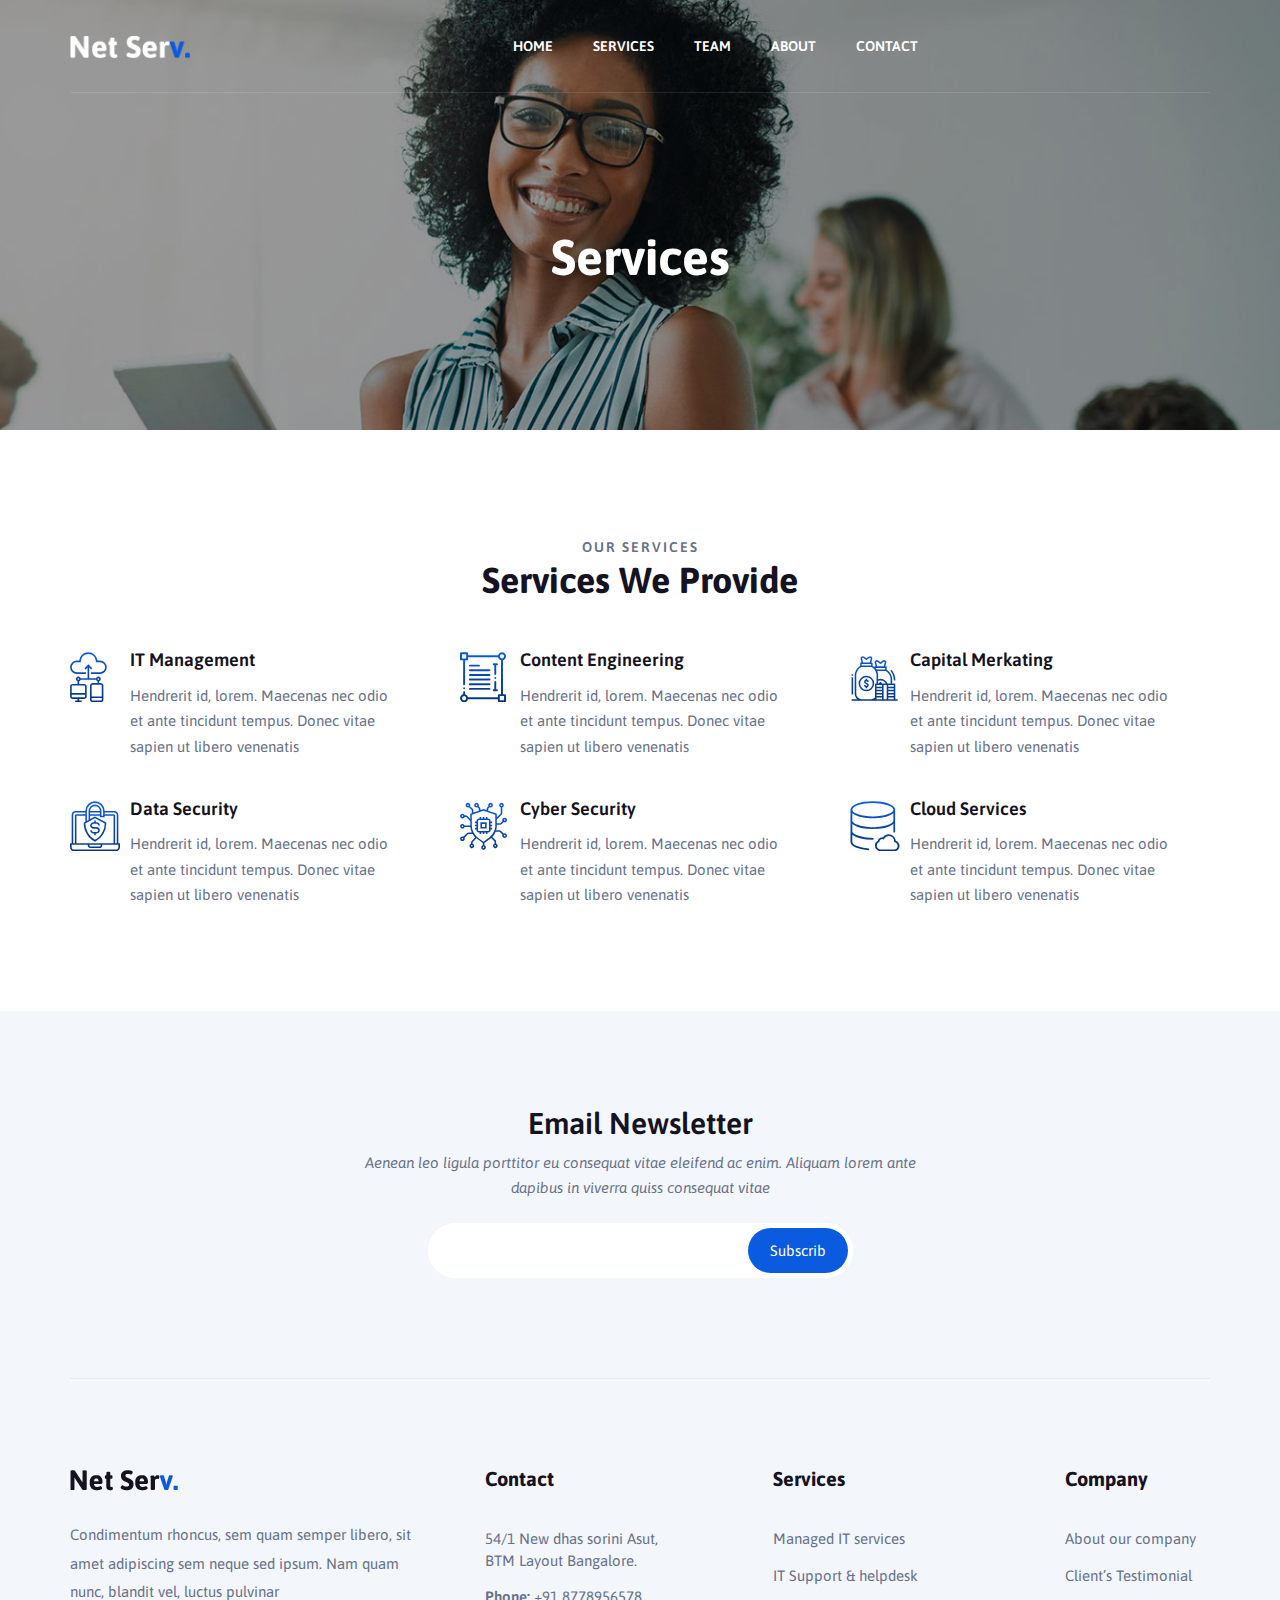
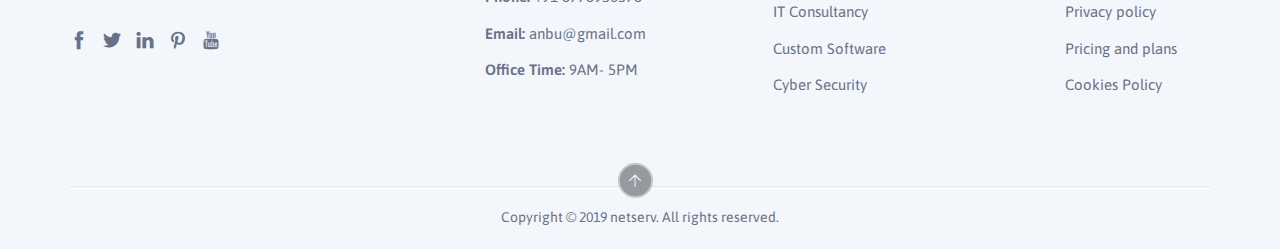
<file: services.html>
<!DOCTYPE html>
<html lang="en">

<!-- Mirrored from themegeniuslab.com/html/netserv-live/services.html by HTTrack Website Copier/3.x [XR&CO'2014], Fri, 24 Sep 2021 08:30:42 GMT -->
<head>
    <meta charset="utf-8">
    <meta http-equiv="X-UA-Compatible" content="IE=edge">
    <meta name="viewport" content="width=device-width, initial-scale=1">
    <meta name="author" content="irstheme">

    <title> Netserv - IT Solutions and Services Company HTML Template </title>
    
    <link href="assets/css/themify-icons.css" rel="stylesheet">
    <link href="assets/css/flaticon.css" rel="stylesheet">
    <link href="assets/css/bootstrap.min.css" rel="stylesheet">
    <link href="assets/css/animate.css" rel="stylesheet">
    <link href="assets/css/owl.carousel.css" rel="stylesheet">
    <link href="assets/css/owl.theme.css" rel="stylesheet">
    <link href="assets/css/slick.css" rel="stylesheet">
    <link href="assets/css/slick-theme.css" rel="stylesheet">
    <link href="assets/css/swiper.min.css" rel="stylesheet">
    <link href="assets/css/owl.transitions.css" rel="stylesheet">
    <link href="assets/css/jquery.fancybox.css" rel="stylesheet">
    <link href="assets/css/style.css" rel="stylesheet">

    <!-- HTML5 shim and Respond.js for IE8 support of HTML5 elements and media queries -->
    <!--[if lt IE 9]>
    <script src="https://oss.maxcdn.com/html5shiv/3.7.3/html5shiv.min.js"></script>
    <script src="https://oss.maxcdn.com/respond/1.4.2/respond.min.js"></script>
    <![endif]-->

</head>

<body>

    <!-- start page-wrapper -->
    <div class="page-wrapper">

        <!-- start preloader -->
        <div class="preloader">
            <div class="sk-cube-grid">
              <div class="sk-cube sk-cube1"></div>
              <div class="sk-cube sk-cube2"></div>
              <div class="sk-cube sk-cube3"></div>
              <div class="sk-cube sk-cube4"></div>
              <div class="sk-cube sk-cube5"></div>
              <div class="sk-cube sk-cube6"></div>
              <div class="sk-cube sk-cube7"></div>
              <div class="sk-cube sk-cube8"></div>
              <div class="sk-cube sk-cube9"></div>
            </div>
        </div>
        <!-- end preloader -->

        <!-- Start header -->
        <header id="header" class="site-header header-style-1">
            <nav class="navigation navbar navbar-default">
                <div class="container">
                    <div class="nav-row clearfix">
                        <div class="navbar-header">
                            <button type="button" class="open-btn">
                                <span class="sr-only">Toggle navigation</span>
                                <span class="icon-bar"></span>
                                <span class="icon-bar"></span>
                                <span class="icon-bar"></span>
                            </button>
                            <a class="navbar-brand" href="index-2.html"><img src="assets/images/logo.png" alt></a>
                        </div>
                        <div id="navbar" class="navbar-collapse collapse navbar-right navigation-holder">
                            <button class="close-navbar"><i class="ti-close"></i></button>
                            <ul class="nav navbar-nav">
                                <li>
                                    <a href="index.html">Home</a>
                                </li>
                                <li>
                                    <a href="services.html">Services</a>
                                </li>
                                <li>
                                    <a href="team.html">Team</a>
                                </li>
                                <li>
                                    <a href="about.html">About</a>
                                </li>
                                <li><a href="contact.html">Contact</a></li>
                            </ul>
                        </div><!-- end of nav-collapse -->
                    </div>
                </div><!-- end of container -->
            </nav>
        </header>
        <!-- end of header -->


        <!-- start page-title -->
        <section class="page-title">
            <div class="container">
                <div class="row">
                    <div class="col col-xs-12">
                        <h2>Services</h2>
                    </div>
                </div> <!-- end row -->
            </div> <!-- end container -->
        </section>        
        <!-- end page-title -->


        <!-- start services-section -->
        <section class="services-section services-s1-page-section section-padding">
            <div class="container">
                <div class="row">
                    <div class="col col-xs-12">
                        <div class="section-title">
                            <span>Our services</span>
                            <h2>Services We Provide</h2>
                        </div>
                    </div>
                </div>
                <div class="row">
                    <div class="col col-xs-12">
                        <div class="services-grid clearfix">
                            <div class="grid">
                                <div class="icon">
                                    <i class="fi flaticon-cloud-computing"></i>
                                </div>
                                <h4><a href="#">IT Management</a></h4>
                                <p>Hendrerit id, lorem. Maecenas nec odio et ante tincidunt tempus. Donec vitae sapien ut libero venenatis </p>
                            </div>
                            <div class="grid">
                                <div class="icon">
                                    <i class="fi flaticon-copywriting"></i>
                                </div>
                                <h4><a href="#">Content Engineering</a></h4>
                                <p>Hendrerit id, lorem. Maecenas nec odio et ante tincidunt tempus. Donec vitae sapien ut libero venenatis </p>
                            </div>
                            <div class="grid">
                                <div class="icon">
                                    <i class="fi flaticon-capital"></i>
                                </div>
                                <h4><a href="#">Capital Merkating</a></h4>
                                <p>Hendrerit id, lorem. Maecenas nec odio et ante tincidunt tempus. Donec vitae sapien ut libero venenatis </p>
                            </div>
                            <div class="grid">
                                <div class="icon">
                                    <i class="fi flaticon-fraud"></i>
                                </div>
                                <h4><a href="#">Data Security</a></h4>
                                <p>Hendrerit id, lorem. Maecenas nec odio et ante tincidunt tempus. Donec vitae sapien ut libero venenatis </p>
                            </div>
                            <div class="grid">
                                <div class="icon">
                                    <i class="fi flaticon-security"></i>
                                </div>
                                <h4><a href="#">Cyber security</a></h4>
                                <p>Hendrerit id, lorem. Maecenas nec odio et ante tincidunt tempus. Donec vitae sapien ut libero venenatis </p>
                            </div>
                            <div class="grid">
                                <div class="icon">
                                    <i class="fi flaticon-database"></i>
                                </div>
                                <h4><a href="#">Cloud Services</a></h4>
                                <p>Hendrerit id, lorem. Maecenas nec odio et ante tincidunt tempus. Donec vitae sapien ut libero venenatis </p>
                            </div>
                        </div>
                    </div>
                </div>
            </div> <!-- end container -->
        </section>
        <!-- end services-section -->


        <!-- start news-letter-section -->
        <section class="news-letter-section">
            <div class="container">
                <div class="row">
                    <div class="col col-md-6 col-md-offset-3 col-sm-8 col-sm-offset-2">
                        <div class="newsletter">
                            <h3>Email Newsletter</h3>
                            <p>Aenean leo ligula porttitor eu consequat vitae eleifend ac enim. Aliquam lorem ante dapibus in viverra quiss consequat vitae</p>
                            <div class="newsletter-form">
                                <form>
                                    <div>
                                        <input type="text" class="form-control">
                                        <button type="submit">Subscrib</button>
                                    </div>
                                </form>
                            </div>
                        </div>
                    </div>
                </div>
            </div> <!-- end container -->
        </section>
        <!-- end news-letter-section -->


        <!-- start site-footer -->
        <footer class="site-footer">
            <div class="upper-footer">
                <div class="container">
                    <div class="row">
                        <div class="separator"></div>
                        <div class="col col-lg-4 col-md-3 col-sm-6">
                            <div class="widget about-widget">
                                <div class="logo widget-title">
                                    <img src="assets/images/footer-logo.png" alt>
                                </div>
                                <p>Condimentum rhoncus, sem quam semper libero, sit amet adipiscing sem neque sed ipsum. Nam quam nunc, blandit vel, luctus pulvinar</p>
                                <ul>
                                    <li><a href="#"><i class="ti-facebook"></i></a></li>
                                    <li><a href="#"><i class="ti-twitter-alt"></i></a></li>
                                    <li><a href="#"><i class="ti-linkedin"></i></a></li>
                                    <li><a href="#"><i class="ti-pinterest"></i></a></li>
                                    <li><a href="#"><i class="ti-youtube"></i></a></li>
                                </ul>
                            </div>
                        </div>
                        <div class="col col-lg-3 col-md-3 col-sm-6">
                            <div class="widget contact-widget service-link-widget">
                                <div class="widget-title">
                                    <h3>Contact</h3>
                                </div>
                                <ul>
                                    <li>54/1 New dhas sorini Asut, <br>BTM Layout Bangalore.</li>
                                    <li><span>Phone:</span> +91 8778956578</li>
                                    <li><span>Email:</span> anbu@gmail.com</li>
                                    <li><span>Office Time:</span> 9AM- 5PM</li>
                                </ul>
                            </div>
                        </div>
                        <div class="col col-lg-3 col-md-3 col-sm-6">
                            <div class="widget link-widget">
                                <div class="widget-title">
                                    <h3>Services</h3>
                                </div>
                                <ul>
                                    <li><a href="#">Managed IT services</a></li>
                                    <li><a href="#">IT Support & helpdesk</a></li>
                                    <li><a href="#">IT Consultancy</a></li>
                                    <li><a href="#">Custom Software</a></li>
                                    <li><a href="#">Cyber Security</a></li>
                                </ul>
                            </div>
                        </div>
                        <div class="col col-lg-2 col-md-3 col-sm-6">
                            <div class="widget link-widget">
                                <div class="widget-title">
                                    <h3>Company</h3>
                                </div>
                                <ul>
                                    <li><a href="#">About our company</a></li>
                                    <li><a href="#">Client’s Testimonial</a></li>
                                    <li><a href="#">Privacy policy</a></li>
                                    <li><a href="#">Pricing and plans</a></li>
                                    <li><a href="#">Cookies Policy</a></li>
                                </ul>
                            </div>
                        </div>
                    </div>
                </div> <!-- end container -->
            </div>
            <div class="lower-footer">
                <div class="container">
                    <div class="row">
                        <div class="separator"></div>
                        <div class="col col-xs-12">
                            <p class="copyright">Copyright &copy; 2019 netserv. All rights reserved.</p>
                        </div>
                    </div>
                </div>
            </div>
        </footer>
        <!-- end site-footer -->
    </div>
    <!-- end of page-wrapper -->



    <!-- All JavaScript files
    ================================================== -->
    <script src="assets/js/jquery.min.js"></script>
    <script src="assets/js/bootstrap.min.js"></script>

    <!-- Plugins for this template -->
    <script src="assets/js/jquery-plugin-collection.js"></script>

    <!-- Custom script for this template -->
    <script src="assets/js/script.js"></script>
</body>

<!-- Mirrored from themegeniuslab.com/html/netserv-live/services.html by HTTrack Website Copier/3.x [XR&CO'2014], Fri, 24 Sep 2021 08:30:42 GMT -->
</html>
</file>
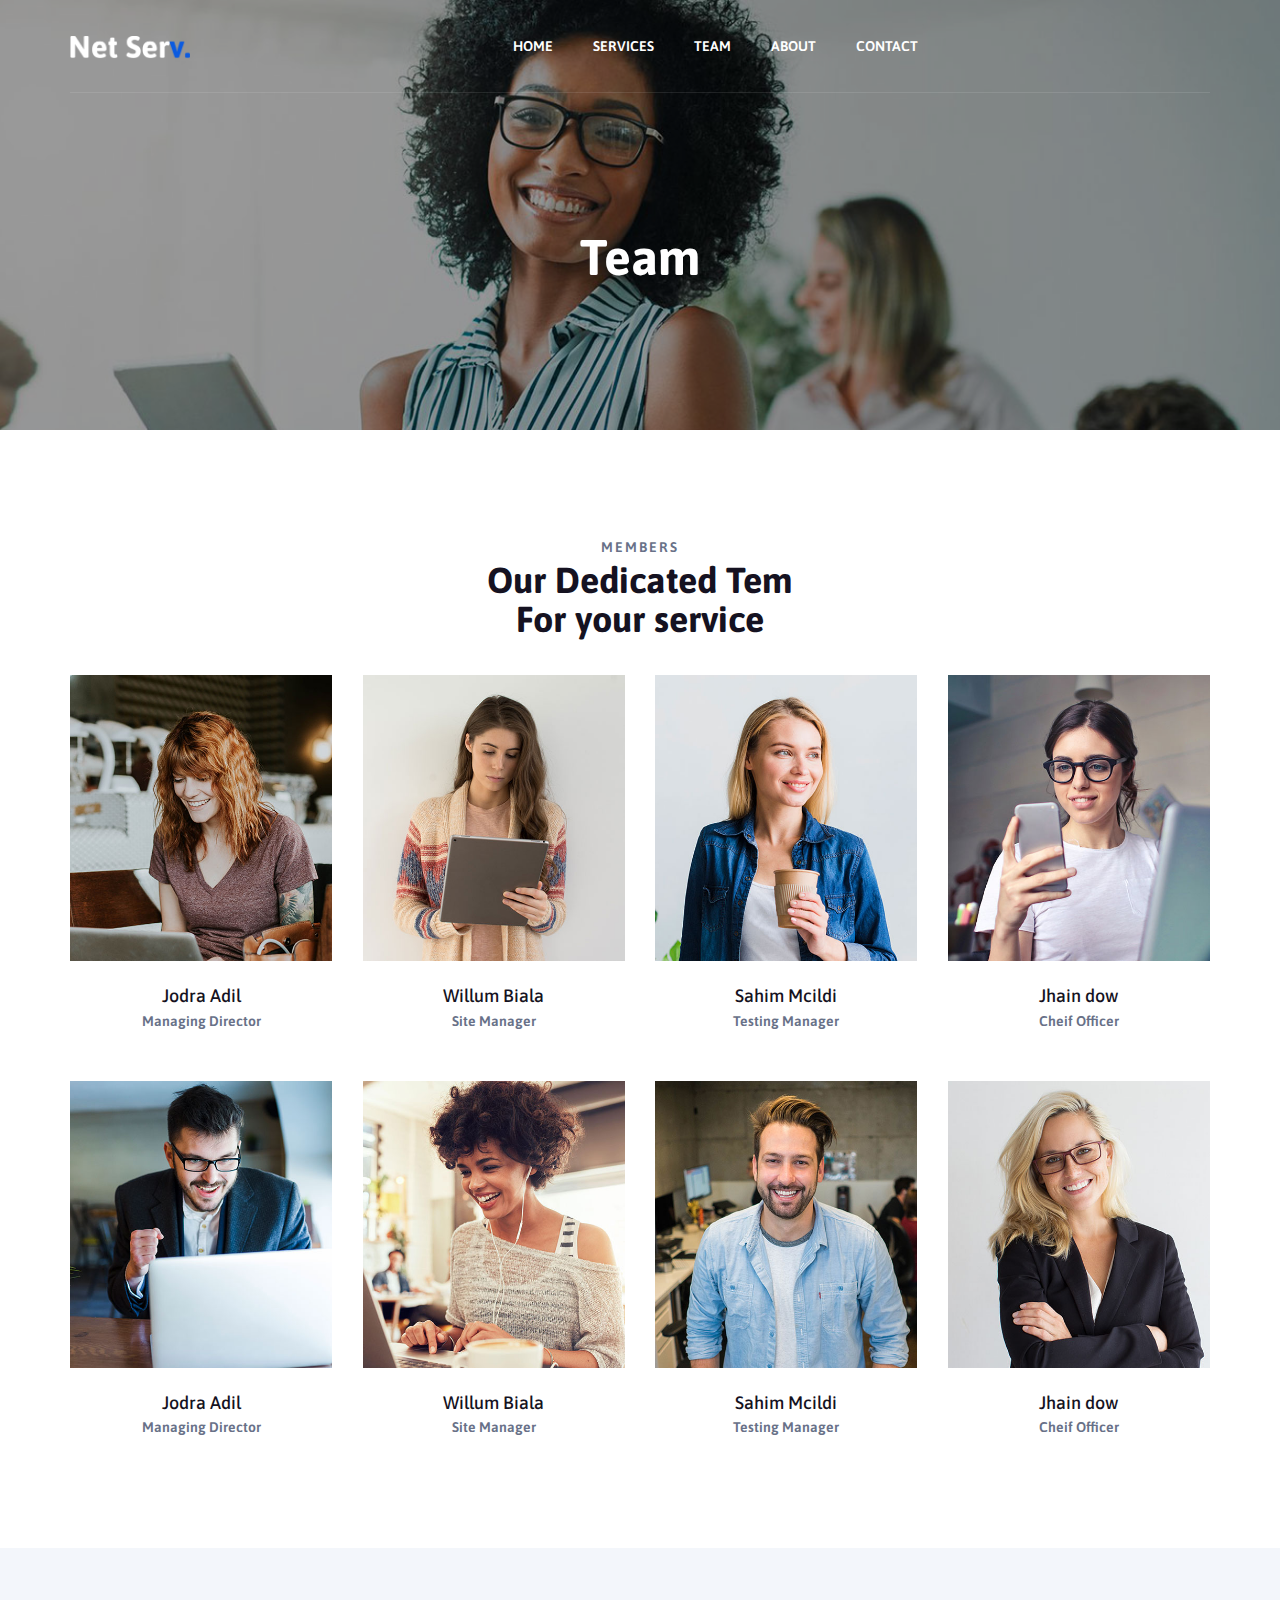
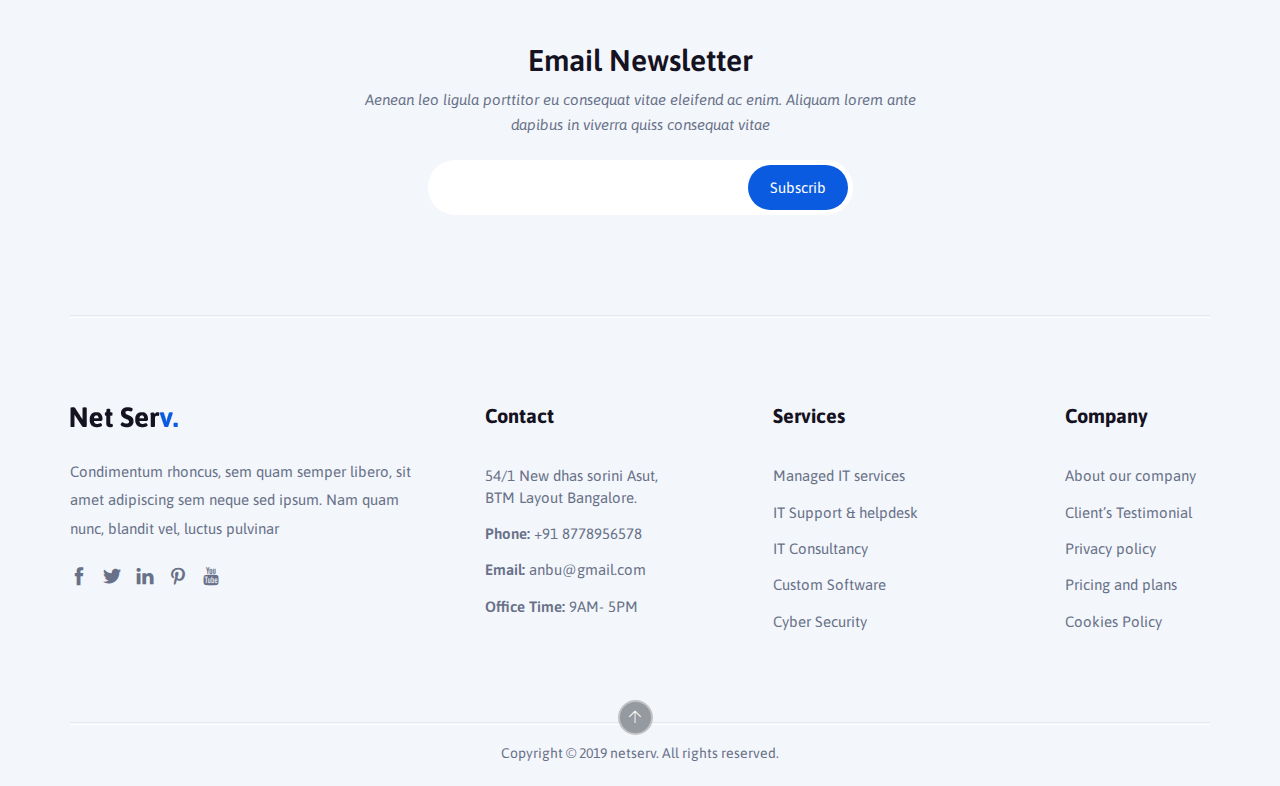
<file: team.html>
<!DOCTYPE html>
<html lang="en">

<!-- Mirrored from themegeniuslab.com/html/netserv-live/team.html by HTTrack Website Copier/3.x [XR&CO'2014], Fri, 24 Sep 2021 08:30:40 GMT -->
<head>
    <meta charset="utf-8">
    <meta http-equiv="X-UA-Compatible" content="IE=edge">
    <meta name="viewport" content="width=device-width, initial-scale=1">
    <meta name="author" content="irstheme">

    <title> Netserv - IT Solutions and Services Company HTML Template </title>
    
    <link href="assets/css/themify-icons.css" rel="stylesheet">
    <link href="assets/css/flaticon.css" rel="stylesheet">
    <link href="assets/css/bootstrap.min.css" rel="stylesheet">
    <link href="assets/css/animate.css" rel="stylesheet">
    <link href="assets/css/owl.carousel.css" rel="stylesheet">
    <link href="assets/css/owl.theme.css" rel="stylesheet">
    <link href="assets/css/slick.css" rel="stylesheet">
    <link href="assets/css/slick-theme.css" rel="stylesheet">
    <link href="assets/css/swiper.min.css" rel="stylesheet">
    <link href="assets/css/owl.transitions.css" rel="stylesheet">
    <link href="assets/css/jquery.fancybox.css" rel="stylesheet">
    <link href="assets/css/style.css" rel="stylesheet">

    <!-- HTML5 shim and Respond.js for IE8 support of HTML5 elements and media queries -->
    <!--[if lt IE 9]>
    <script src="https://oss.maxcdn.com/html5shiv/3.7.3/html5shiv.min.js"></script>
    <script src="https://oss.maxcdn.com/respond/1.4.2/respond.min.js"></script>
    <![endif]-->

</head>

<body>

    <!-- start page-wrapper -->
    <div class="page-wrapper">

        <!-- start preloader -->
        <div class="preloader">
            <div class="sk-cube-grid">
              <div class="sk-cube sk-cube1"></div>
              <div class="sk-cube sk-cube2"></div>
              <div class="sk-cube sk-cube3"></div>
              <div class="sk-cube sk-cube4"></div>
              <div class="sk-cube sk-cube5"></div>
              <div class="sk-cube sk-cube6"></div>
              <div class="sk-cube sk-cube7"></div>
              <div class="sk-cube sk-cube8"></div>
              <div class="sk-cube sk-cube9"></div>
            </div>
        </div>
        <!-- end preloader -->

        <!-- Start header -->
        <header id="header" class="site-header header-style-1">
            <nav class="navigation navbar navbar-default">
                <div class="container">
                    <div class="nav-row clearfix">
                        <div class="navbar-header">
                            <button type="button" class="open-btn">
                                <span class="sr-only">Toggle navigation</span>
                                <span class="icon-bar"></span>
                                <span class="icon-bar"></span>
                                <span class="icon-bar"></span>
                            </button>
                            <a class="navbar-brand" href="index-2.html"><img src="assets/images/logo.png" alt></a>
                        </div>
                        <div id="navbar" class="navbar-collapse collapse navbar-right navigation-holder">
                            <button class="close-navbar"><i class="ti-close"></i></button>
                            <ul class="nav navbar-nav">
                                <li>
                                    <a href="index.html">Home</a>
                                </li>
                                <li>
                                    <a href="services.html">Services</a>
                                </li>
                                <li>
                                    <a href="team.html">Team</a>
                                </li>
                                <li>
                                    <a href="about.html">About</a>
                                </li>
                                <li><a href="contact.html">Contact</a></li>
                            </ul>
                        </div><!-- end of nav-collapse -->
                    </div>
                </div><!-- end of container -->
            </nav>
        </header>
        <!-- end of header -->


        <!-- start page-title -->
        <section class="page-title">
            <div class="container">
                <div class="row">
                    <div class="col col-xs-12">
                        <h2>Team</h2>
                    </div>
                </div> <!-- end row -->
            </div> <!-- end container -->
        </section>        
        <!-- end page-title -->


        <!-- start team-section -->
        <section class="team-section section-padding">
            <div class="container">
                <div class="row">
                    <div class="col col-lg-4 col-lg-offset-4 col-sm-6 col-sm-offset-3">
                        <div class="section-title-s5">
                            <span>Members</span>
                            <h2>Our Dedicated Tem <span>For your service</span></h2>
                        </div>                        
                    </div>
                </div>
                <div class="row">
                    <div class="col col-xs-12">
                        <div class="team-grids">
                            <div class="grid">
                                <div class="img-social">
                                    <div class="img-holder">
                                        <img src="assets/images/team/img-1.jpg" alt>
                                    </div>
                                    <div class="social">
                                        <ul>
                                            <li><a href="#"><i class="ti-facebook"></i></a></li>
                                            <li><a href="#"><i class="ti-twitter-alt"></i></a></li>
                                            <li><a href="#"><i class="ti-linkedin"></i></a></li>
                                            <li><a href="#"><i class="ti-pinterest"></i></a></li>
                                        </ul>
                                    </div>
                                </div>
                                <div class="details">
                                    <h3>Jodra Adil</h3>
                                    <span>Managing Director</span>
                                </div>
                            </div>
                            <div class="grid">
                                <div class="img-social">
                                    <div class="img-holder">
                                        <img src="assets/images/team/img-2.jpg" alt>
                                    </div>
                                    <div class="social">
                                        <ul>
                                            <li><a href="#"><i class="ti-facebook"></i></a></li>
                                            <li><a href="#"><i class="ti-twitter-alt"></i></a></li>
                                            <li><a href="#"><i class="ti-linkedin"></i></a></li>
                                            <li><a href="#"><i class="ti-pinterest"></i></a></li>
                                        </ul>
                                    </div>
                                </div>
                                <div class="details">
                                    <h3>Willum Biala</h3>
                                    <span>Site Manager</span>
                                </div>
                            </div>
                            <div class="grid">
                                <div class="img-social">
                                    <div class="img-holder">
                                        <img src="assets/images/team/img-3.jpg" alt>
                                    </div>
                                    <div class="social">
                                        <ul>
                                            <li><a href="#"><i class="ti-facebook"></i></a></li>
                                            <li><a href="#"><i class="ti-twitter-alt"></i></a></li>
                                            <li><a href="#"><i class="ti-linkedin"></i></a></li>
                                            <li><a href="#"><i class="ti-pinterest"></i></a></li>
                                        </ul>
                                    </div>
                                </div>
                                <div class="details">
                                    <h3>Sahim Mcildi</h3>
                                    <span>Testing Manager</span>
                                </div>
                            </div>
                            <div class="grid">
                                <div class="img-social">
                                    <div class="img-holder">
                                        <img src="assets/images/team/img-4.jpg" alt>
                                    </div>
                                    <div class="social">
                                        <ul>
                                            <li><a href="#"><i class="ti-facebook"></i></a></li>
                                            <li><a href="#"><i class="ti-twitter-alt"></i></a></li>
                                            <li><a href="#"><i class="ti-linkedin"></i></a></li>
                                            <li><a href="#"><i class="ti-pinterest"></i></a></li>
                                        </ul>
                                    </div>
                                </div>
                                <div class="details">
                                    <h3>Jhain dow</h3>
                                    <span>Cheif Officer</span>
                                </div>
                            </div>
                            <div class="grid">
                                <div class="img-social">
                                    <div class="img-holder">
                                        <img src="assets/images/team/img-5.jpg" alt>
                                    </div>
                                    <div class="social">
                                        <ul>
                                            <li><a href="#"><i class="ti-facebook"></i></a></li>
                                            <li><a href="#"><i class="ti-twitter-alt"></i></a></li>
                                            <li><a href="#"><i class="ti-linkedin"></i></a></li>
                                            <li><a href="#"><i class="ti-pinterest"></i></a></li>
                                        </ul>
                                    </div>
                                </div>
                                <div class="details">
                                    <h3>Jodra Adil</h3>
                                    <span>Managing Director</span>
                                </div>
                            </div>
                            <div class="grid">
                                <div class="img-social">
                                    <div class="img-holder">
                                        <img src="assets/images/team/img-6.jpg" alt>
                                    </div>
                                    <div class="social">
                                        <ul>
                                            <li><a href="#"><i class="ti-facebook"></i></a></li>
                                            <li><a href="#"><i class="ti-twitter-alt"></i></a></li>
                                            <li><a href="#"><i class="ti-linkedin"></i></a></li>
                                            <li><a href="#"><i class="ti-pinterest"></i></a></li>
                                        </ul>
                                    </div>
                                </div>
                                <div class="details">
                                    <h3>Willum Biala</h3>
                                    <span>Site Manager</span>
                                </div>
                            </div>
                            <div class="grid">
                                <div class="img-social">
                                    <div class="img-holder">
                                        <img src="assets/images/team/img-7.jpg" alt>
                                    </div>
                                    <div class="social">
                                        <ul>
                                            <li><a href="#"><i class="ti-facebook"></i></a></li>
                                            <li><a href="#"><i class="ti-twitter-alt"></i></a></li>
                                            <li><a href="#"><i class="ti-linkedin"></i></a></li>
                                            <li><a href="#"><i class="ti-pinterest"></i></a></li>
                                        </ul>
                                    </div>
                                </div>
                                <div class="details">
                                    <h3>Sahim Mcildi</h3>
                                    <span>Testing Manager</span>
                                </div>
                            </div>
                            <div class="grid">
                                <div class="img-social">
                                    <div class="img-holder">
                                        <img src="assets/images/team/img-8.jpg" alt>
                                    </div>
                                    <div class="social">
                                        <ul>
                                            <li><a href="#"><i class="ti-facebook"></i></a></li>
                                            <li><a href="#"><i class="ti-twitter-alt"></i></a></li>
                                            <li><a href="#"><i class="ti-linkedin"></i></a></li>
                                            <li><a href="#"><i class="ti-pinterest"></i></a></li>
                                        </ul>
                                    </div>
                                </div>
                                <div class="details">
                                    <h3>Jhain dow</h3>
                                    <span>Cheif Officer</span>
                                </div>
                            </div>
                        </div>
                    </div>
                </div>
            </div> <!-- end container -->
        </section>
        <!-- end team-section -->


        <!-- start news-letter-section -->
        <section class="news-letter-section">
            <div class="container">
                <div class="row">
                    <div class="col col-md-6 col-md-offset-3 col-sm-8 col-sm-offset-2">
                        <div class="newsletter">
                            <h3>Email Newsletter</h3>
                            <p>Aenean leo ligula porttitor eu consequat vitae eleifend ac enim. Aliquam lorem ante dapibus in viverra quiss consequat vitae</p>
                            <div class="newsletter-form">
                                <form>
                                    <div>
                                        <input type="text" class="form-control">
                                        <button type="submit">Subscrib</button>
                                    </div>
                                </form>
                            </div>
                        </div>
                    </div>
                </div>
            </div> <!-- end container -->
        </section>
        <!-- end news-letter-section -->


        <!-- start site-footer -->
        <footer class="site-footer">
            <div class="upper-footer">
                <div class="container">
                    <div class="row">
                        <div class="separator"></div>
                        <div class="col col-lg-4 col-md-3 col-sm-6">
                            <div class="widget about-widget">
                                <div class="logo widget-title">
                                    <img src="assets/images/footer-logo.png" alt>
                                </div>
                                <p>Condimentum rhoncus, sem quam semper libero, sit amet adipiscing sem neque sed ipsum. Nam quam nunc, blandit vel, luctus pulvinar</p>
                                <ul>
                                    <li><a href="#"><i class="ti-facebook"></i></a></li>
                                    <li><a href="#"><i class="ti-twitter-alt"></i></a></li>
                                    <li><a href="#"><i class="ti-linkedin"></i></a></li>
                                    <li><a href="#"><i class="ti-pinterest"></i></a></li>
                                    <li><a href="#"><i class="ti-youtube"></i></a></li>
                                </ul>
                            </div>
                        </div>
                        <div class="col col-lg-3 col-md-3 col-sm-6">
                            <div class="widget contact-widget service-link-widget">
                                <div class="widget-title">
                                    <h3>Contact</h3>
                                </div>
                                <ul>
                                    <li>54/1 New dhas sorini Asut, <br>BTM Layout Bangalore.</li>
                                    <li><span>Phone:</span> +91 8778956578</li>
                                    <li><span>Email:</span> anbu@gmail.com</li>
                                    <li><span>Office Time:</span> 9AM- 5PM</li>
                                </ul>
                            </div>
                        </div>
                        <div class="col col-lg-3 col-md-3 col-sm-6">
                            <div class="widget link-widget">
                                <div class="widget-title">
                                    <h3>Services</h3>
                                </div>
                                <ul>
                                    <li><a href="#">Managed IT services</a></li>
                                    <li><a href="#">IT Support & helpdesk</a></li>
                                    <li><a href="#">IT Consultancy</a></li>
                                    <li><a href="#">Custom Software</a></li>
                                    <li><a href="#">Cyber Security</a></li>
                                </ul>
                            </div>
                        </div>
                        <div class="col col-lg-2 col-md-3 col-sm-6">
                            <div class="widget link-widget">
                                <div class="widget-title">
                                    <h3>Company</h3>
                                </div>
                                <ul>
                                    <li><a href="#">About our company</a></li>
                                    <li><a href="#">Client’s Testimonial</a></li>
                                    <li><a href="#">Privacy policy</a></li>
                                    <li><a href="#">Pricing and plans</a></li>
                                    <li><a href="#">Cookies Policy</a></li>
                                </ul>
                            </div>
                        </div>
                    </div>
                </div> <!-- end container -->
            </div>
            <div class="lower-footer">
                <div class="container">
                    <div class="row">
                        <div class="separator"></div>
                        <div class="col col-xs-12">
                            <p class="copyright">Copyright &copy; 2019 netserv. All rights reserved.</p>
                        </div>
                    </div>
                </div>
            </div>
        </footer>
        <!-- end site-footer -->
    </div>
    <!-- end of page-wrapper -->



    <!-- All JavaScript files
    ================================================== -->
    <script src="assets/js/jquery.min.js"></script>
    <script src="assets/js/bootstrap.min.js"></script>

    <!-- Plugins for this template -->
    <script src="assets/js/jquery-plugin-collection.js"></script>

    <!-- Custom script for this template -->
    <script src="assets/js/script.js"></script>
</body>

<!-- Mirrored from themegeniuslab.com/html/netserv-live/team.html by HTTrack Website Copier/3.x [XR&CO'2014], Fri, 24 Sep 2021 08:30:41 GMT -->
</html>
</file>
<file: assets/css/themify-icons.css>
@font-face {
	font-family: 'themify';
	src:url('../fonts/themify9f24.eot?-fvbane');
	src:url('../fonts/themifyd41d.eot?#iefix-fvbane') format('embedded-opentype'),
		url('../fonts/themify9f24.woff?-fvbane') format('woff'),
		url('../fonts/themify9f24.ttf?-fvbane') format('truetype'),
		url('../fonts/themify9f24.svg?-fvbane#themify') format('svg');
	font-weight: normal;
	font-style: normal;
}

[class^="ti-"], [class*=" ti-"] {
	font-family: 'themify';
	speak: none;
	font-style: normal;
	font-weight: normal;
	font-variant: normal;
	text-transform: none;
	line-height: 1;

	/* Better Font Rendering =========== */
	-webkit-font-smoothing: antialiased;
	-moz-osx-font-smoothing: grayscale;
}

.ti-wand:before {
	content: "\e600";
}
.ti-volume:before {
	content: "\e601";
}
.ti-user:before {
	content: "\e602";
}
.ti-unlock:before {
	content: "\e603";
}
.ti-unlink:before {
	content: "\e604";
}
.ti-trash:before {
	content: "\e605";
}
.ti-thought:before {
	content: "\e606";
}
.ti-target:before {
	content: "\e607";
}
.ti-tag:before {
	content: "\e608";
}
.ti-tablet:before {
	content: "\e609";
}
.ti-star:before {
	content: "\e60a";
}
.ti-spray:before {
	content: "\e60b";
}
.ti-signal:before {
	content: "\e60c";
}
.ti-shopping-cart:before {
	content: "\e60d";
}
.ti-shopping-cart-full:before {
	content: "\e60e";
}
.ti-settings:before {
	content: "\e60f";
}
.ti-search:before {
	content: "\e610";
}
.ti-zoom-in:before {
	content: "\e611";
}
.ti-zoom-out:before {
	content: "\e612";
}
.ti-cut:before {
	content: "\e613";
}
.ti-ruler:before {
	content: "\e614";
}
.ti-ruler-pencil:before {
	content: "\e615";
}
.ti-ruler-alt:before {
	content: "\e616";
}
.ti-bookmark:before {
	content: "\e617";
}
.ti-bookmark-alt:before {
	content: "\e618";
}
.ti-reload:before {
	content: "\e619";
}
.ti-plus:before {
	content: "\e61a";
}
.ti-pin:before {
	content: "\e61b";
}
.ti-pencil:before {
	content: "\e61c";
}
.ti-pencil-alt:before {
	content: "\e61d";
}
.ti-paint-roller:before {
	content: "\e61e";
}
.ti-paint-bucket:before {
	content: "\e61f";
}
.ti-na:before {
	content: "\e620";
}
.ti-mobile:before {
	content: "\e621";
}
.ti-minus:before {
	content: "\e622";
}
.ti-medall:before {
	content: "\e623";
}
.ti-medall-alt:before {
	content: "\e624";
}
.ti-marker:before {
	content: "\e625";
}
.ti-marker-alt:before {
	content: "\e626";
}
.ti-arrow-up:before {
	content: "\e627";
}
.ti-arrow-right:before {
	content: "\e628";
}
.ti-arrow-left:before {
	content: "\e629";
}
.ti-arrow-down:before {
	content: "\e62a";
}
.ti-lock:before {
	content: "\e62b";
}
.ti-location-arrow:before {
	content: "\e62c";
}
.ti-link:before {
	content: "\e62d";
}
.ti-layout:before {
	content: "\e62e";
}
.ti-layers:before {
	content: "\e62f";
}
.ti-layers-alt:before {
	content: "\e630";
}
.ti-key:before {
	content: "\e631";
}
.ti-import:before {
	content: "\e632";
}
.ti-image:before {
	content: "\e633";
}
.ti-heart:before {
	content: "\e634";
}
.ti-heart-broken:before {
	content: "\e635";
}
.ti-hand-stop:before {
	content: "\e636";
}
.ti-hand-open:before {
	content: "\e637";
}
.ti-hand-drag:before {
	content: "\e638";
}
.ti-folder:before {
	content: "\e639";
}
.ti-flag:before {
	content: "\e63a";
}
.ti-flag-alt:before {
	content: "\e63b";
}
.ti-flag-alt-2:before {
	content: "\e63c";
}
.ti-eye:before {
	content: "\e63d";
}
.ti-export:before {
	content: "\e63e";
}
.ti-exchange-vertical:before {
	content: "\e63f";
}
.ti-desktop:before {
	content: "\e640";
}
.ti-cup:before {
	content: "\e641";
}
.ti-crown:before {
	content: "\e642";
}
.ti-comments:before {
	content: "\e643";
}
.ti-comment:before {
	content: "\e644";
}
.ti-comment-alt:before {
	content: "\e645";
}
.ti-close:before {
	content: "\e646";
}
.ti-clip:before {
	content: "\e647";
}
.ti-angle-up:before {
	content: "\e648";
}
.ti-angle-right:before {
	content: "\e649";
}
.ti-angle-left:before {
	content: "\e64a";
}
.ti-angle-down:before {
	content: "\e64b";
}
.ti-check:before {
	content: "\e64c";
}
.ti-check-box:before {
	content: "\e64d";
}
.ti-camera:before {
	content: "\e64e";
}
.ti-announcement:before {
	content: "\e64f";
}
.ti-brush:before {
	content: "\e650";
}
.ti-briefcase:before {
	content: "\e651";
}
.ti-bolt:before {
	content: "\e652";
}
.ti-bolt-alt:before {
	content: "\e653";
}
.ti-blackboard:before {
	content: "\e654";
}
.ti-bag:before {
	content: "\e655";
}
.ti-move:before {
	content: "\e656";
}
.ti-arrows-vertical:before {
	content: "\e657";
}
.ti-arrows-horizontal:before {
	content: "\e658";
}
.ti-fullscreen:before {
	content: "\e659";
}
.ti-arrow-top-right:before {
	content: "\e65a";
}
.ti-arrow-top-left:before {
	content: "\e65b";
}
.ti-arrow-circle-up:before {
	content: "\e65c";
}
.ti-arrow-circle-right:before {
	content: "\e65d";
}
.ti-arrow-circle-left:before {
	content: "\e65e";
}
.ti-arrow-circle-down:before {
	content: "\e65f";
}
.ti-angle-double-up:before {
	content: "\e660";
}
.ti-angle-double-right:before {
	content: "\e661";
}
.ti-angle-double-left:before {
	content: "\e662";
}
.ti-angle-double-down:before {
	content: "\e663";
}
.ti-zip:before {
	content: "\e664";
}
.ti-world:before {
	content: "\e665";
}
.ti-wheelchair:before {
	content: "\e666";
}
.ti-view-list:before {
	content: "\e667";
}
.ti-view-list-alt:before {
	content: "\e668";
}
.ti-view-grid:before {
	content: "\e669";
}
.ti-uppercase:before {
	content: "\e66a";
}
.ti-upload:before {
	content: "\e66b";
}
.ti-underline:before {
	content: "\e66c";
}
.ti-truck:before {
	content: "\e66d";
}
.ti-timer:before {
	content: "\e66e";
}
.ti-ticket:before {
	content: "\e66f";
}
.ti-thumb-up:before {
	content: "\e670";
}
.ti-thumb-down:before {
	content: "\e671";
}
.ti-text:before {
	content: "\e672";
}
.ti-stats-up:before {
	content: "\e673";
}
.ti-stats-down:before {
	content: "\e674";
}
.ti-split-v:before {
	content: "\e675";
}
.ti-split-h:before {
	content: "\e676";
}
.ti-smallcap:before {
	content: "\e677";
}
.ti-shine:before {
	content: "\e678";
}
.ti-shift-right:before {
	content: "\e679";
}
.ti-shift-left:before {
	content: "\e67a";
}
.ti-shield:before {
	content: "\e67b";
}
.ti-notepad:before {
	content: "\e67c";
}
.ti-server:before {
	content: "\e67d";
}
.ti-quote-right:before {
	content: "\e67e";
}
.ti-quote-left:before {
	content: "\e67f";
}
.ti-pulse:before {
	content: "\e680";
}
.ti-printer:before {
	content: "\e681";
}
.ti-power-off:before {
	content: "\e682";
}
.ti-plug:before {
	content: "\e683";
}
.ti-pie-chart:before {
	content: "\e684";
}
.ti-paragraph:before {
	content: "\e685";
}
.ti-panel:before {
	content: "\e686";
}
.ti-package:before {
	content: "\e687";
}
.ti-music:before {
	content: "\e688";
}
.ti-music-alt:before {
	content: "\e689";
}
.ti-mouse:before {
	content: "\e68a";
}
.ti-mouse-alt:before {
	content: "\e68b";
}
.ti-money:before {
	content: "\e68c";
}
.ti-microphone:before {
	content: "\e68d";
}
.ti-menu:before {
	content: "\e68e";
}
.ti-menu-alt:before {
	content: "\e68f";
}
.ti-map:before {
	content: "\e690";
}
.ti-map-alt:before {
	content: "\e691";
}
.ti-loop:before {
	content: "\e692";
}
.ti-location-pin:before {
	content: "\e693";
}
.ti-list:before {
	content: "\e694";
}
.ti-light-bulb:before {
	content: "\e695";
}
.ti-Italic:before {
	content: "\e696";
}
.ti-info:before {
	content: "\e697";
}
.ti-infinite:before {
	content: "\e698";
}
.ti-id-badge:before {
	content: "\e699";
}
.ti-hummer:before {
	content: "\e69a";
}
.ti-home:before {
	content: "\e69b";
}
.ti-help:before {
	content: "\e69c";
}
.ti-headphone:before {
	content: "\e69d";
}
.ti-harddrives:before {
	content: "\e69e";
}
.ti-harddrive:before {
	content: "\e69f";
}
.ti-gift:before {
	content: "\e6a0";
}
.ti-game:before {
	content: "\e6a1";
}
.ti-filter:before {
	content: "\e6a2";
}
.ti-files:before {
	content: "\e6a3";
}
.ti-file:before {
	content: "\e6a4";
}
.ti-eraser:before {
	content: "\e6a5";
}
.ti-envelope:before {
	content: "\e6a6";
}
.ti-download:before {
	content: "\e6a7";
}
.ti-direction:before {
	content: "\e6a8";
}
.ti-direction-alt:before {
	content: "\e6a9";
}
.ti-dashboard:before {
	content: "\e6aa";
}
.ti-control-stop:before {
	content: "\e6ab";
}
.ti-control-shuffle:before {
	content: "\e6ac";
}
.ti-control-play:before {
	content: "\e6ad";
}
.ti-control-pause:before {
	content: "\e6ae";
}
.ti-control-forward:before {
	content: "\e6af";
}
.ti-control-backward:before {
	content: "\e6b0";
}
.ti-cloud:before {
	content: "\e6b1";
}
.ti-cloud-up:before {
	content: "\e6b2";
}
.ti-cloud-down:before {
	content: "\e6b3";
}
.ti-clipboard:before {
	content: "\e6b4";
}
.ti-car:before {
	content: "\e6b5";
}
.ti-calendar:before {
	content: "\e6b6";
}
.ti-book:before {
	content: "\e6b7";
}
.ti-bell:before {
	content: "\e6b8";
}
.ti-basketball:before {
	content: "\e6b9";
}
.ti-bar-chart:before {
	content: "\e6ba";
}
.ti-bar-chart-alt:before {
	content: "\e6bb";
}
.ti-back-right:before {
	content: "\e6bc";
}
.ti-back-left:before {
	content: "\e6bd";
}
.ti-arrows-corner:before {
	content: "\e6be";
}
.ti-archive:before {
	content: "\e6bf";
}
.ti-anchor:before {
	content: "\e6c0";
}
.ti-align-right:before {
	content: "\e6c1";
}
.ti-align-left:before {
	content: "\e6c2";
}
.ti-align-justify:before {
	content: "\e6c3";
}
.ti-align-center:before {
	content: "\e6c4";
}
.ti-alert:before {
	content: "\e6c5";
}
.ti-alarm-clock:before {
	content: "\e6c6";
}
.ti-agenda:before {
	content: "\e6c7";
}
.ti-write:before {
	content: "\e6c8";
}
.ti-window:before {
	content: "\e6c9";
}
.ti-widgetized:before {
	content: "\e6ca";
}
.ti-widget:before {
	content: "\e6cb";
}
.ti-widget-alt:before {
	content: "\e6cc";
}
.ti-wallet:before {
	content: "\e6cd";
}
.ti-video-clapper:before {
	content: "\e6ce";
}
.ti-video-camera:before {
	content: "\e6cf";
}
.ti-vector:before {
	content: "\e6d0";
}
.ti-themify-logo:before {
	content: "\e6d1";
}
.ti-themify-favicon:before {
	content: "\e6d2";
}
.ti-themify-favicon-alt:before {
	content: "\e6d3";
}
.ti-support:before {
	content: "\e6d4";
}
.ti-stamp:before {
	content: "\e6d5";
}
.ti-split-v-alt:before {
	content: "\e6d6";
}
.ti-slice:before {
	content: "\e6d7";
}
.ti-shortcode:before {
	content: "\e6d8";
}
.ti-shift-right-alt:before {
	content: "\e6d9";
}
.ti-shift-left-alt:before {
	content: "\e6da";
}
.ti-ruler-alt-2:before {
	content: "\e6db";
}
.ti-receipt:before {
	content: "\e6dc";
}
.ti-pin2:before {
	content: "\e6dd";
}
.ti-pin-alt:before {
	content: "\e6de";
}
.ti-pencil-alt2:before {
	content: "\e6df";
}
.ti-palette:before {
	content: "\e6e0";
}
.ti-more:before {
	content: "\e6e1";
}
.ti-more-alt:before {
	content: "\e6e2";
}
.ti-microphone-alt:before {
	content: "\e6e3";
}
.ti-magnet:before {
	content: "\e6e4";
}
.ti-line-double:before {
	content: "\e6e5";
}
.ti-line-dotted:before {
	content: "\e6e6";
}
.ti-line-dashed:before {
	content: "\e6e7";
}
.ti-layout-width-full:before {
	content: "\e6e8";
}
.ti-layout-width-default:before {
	content: "\e6e9";
}
.ti-layout-width-default-alt:before {
	content: "\e6ea";
}
.ti-layout-tab:before {
	content: "\e6eb";
}
.ti-layout-tab-window:before {
	content: "\e6ec";
}
.ti-layout-tab-v:before {
	content: "\e6ed";
}
.ti-layout-tab-min:before {
	content: "\e6ee";
}
.ti-layout-slider:before {
	content: "\e6ef";
}
.ti-layout-slider-alt:before {
	content: "\e6f0";
}
.ti-layout-sidebar-right:before {
	content: "\e6f1";
}
.ti-layout-sidebar-none:before {
	content: "\e6f2";
}
.ti-layout-sidebar-left:before {
	content: "\e6f3";
}
.ti-layout-placeholder:before {
	content: "\e6f4";
}
.ti-layout-menu:before {
	content: "\e6f5";
}
.ti-layout-menu-v:before {
	content: "\e6f6";
}
.ti-layout-menu-separated:before {
	content: "\e6f7";
}
.ti-layout-menu-full:before {
	content: "\e6f8";
}
.ti-layout-media-right-alt:before {
	content: "\e6f9";
}
.ti-layout-media-right:before {
	content: "\e6fa";
}
.ti-layout-media-overlay:before {
	content: "\e6fb";
}
.ti-layout-media-overlay-alt:before {
	content: "\e6fc";
}
.ti-layout-media-overlay-alt-2:before {
	content: "\e6fd";
}
.ti-layout-media-left-alt:before {
	content: "\e6fe";
}
.ti-layout-media-left:before {
	content: "\e6ff";
}
.ti-layout-media-center-alt:before {
	content: "\e700";
}
.ti-layout-media-center:before {
	content: "\e701";
}
.ti-layout-list-thumb:before {
	content: "\e702";
}
.ti-layout-list-thumb-alt:before {
	content: "\e703";
}
.ti-layout-list-post:before {
	content: "\e704";
}
.ti-layout-list-large-image:before {
	content: "\e705";
}
.ti-layout-line-solid:before {
	content: "\e706";
}
.ti-layout-grid4:before {
	content: "\e707";
}
.ti-layout-grid3:before {
	content: "\e708";
}
.ti-layout-grid2:before {
	content: "\e709";
}
.ti-layout-grid2-thumb:before {
	content: "\e70a";
}
.ti-layout-cta-right:before {
	content: "\e70b";
}
.ti-layout-cta-left:before {
	content: "\e70c";
}
.ti-layout-cta-center:before {
	content: "\e70d";
}
.ti-layout-cta-btn-right:before {
	content: "\e70e";
}
.ti-layout-cta-btn-left:before {
	content: "\e70f";
}
.ti-layout-column4:before {
	content: "\e710";
}
.ti-layout-column3:before {
	content: "\e711";
}
.ti-layout-column2:before {
	content: "\e712";
}
.ti-layout-accordion-separated:before {
	content: "\e713";
}
.ti-layout-accordion-merged:before {
	content: "\e714";
}
.ti-layout-accordion-list:before {
	content: "\e715";
}
.ti-ink-pen:before {
	content: "\e716";
}
.ti-info-alt:before {
	content: "\e717";
}
.ti-help-alt:before {
	content: "\e718";
}
.ti-headphone-alt:before {
	content: "\e719";
}
.ti-hand-point-up:before {
	content: "\e71a";
}
.ti-hand-point-right:before {
	content: "\e71b";
}
.ti-hand-point-left:before {
	content: "\e71c";
}
.ti-hand-point-down:before {
	content: "\e71d";
}
.ti-gallery:before {
	content: "\e71e";
}
.ti-face-smile:before {
	content: "\e71f";
}
.ti-face-sad:before {
	content: "\e720";
}
.ti-credit-card:before {
	content: "\e721";
}
.ti-control-skip-forward:before {
	content: "\e722";
}
.ti-control-skip-backward:before {
	content: "\e723";
}
.ti-control-record:before {
	content: "\e724";
}
.ti-control-eject:before {
	content: "\e725";
}
.ti-comments-smiley:before {
	content: "\e726";
}
.ti-brush-alt:before {
	content: "\e727";
}
.ti-youtube:before {
	content: "\e728";
}
.ti-vimeo:before {
	content: "\e729";
}
.ti-twitter:before {
	content: "\e72a";
}
.ti-time:before {
	content: "\e72b";
}
.ti-tumblr:before {
	content: "\e72c";
}
.ti-skype:before {
	content: "\e72d";
}
.ti-share:before {
	content: "\e72e";
}
.ti-share-alt:before {
	content: "\e72f";
}
.ti-rocket:before {
	content: "\e730";
}
.ti-pinterest:before {
	content: "\e731";
}
.ti-new-window:before {
	content: "\e732";
}
.ti-microsoft:before {
	content: "\e733";
}
.ti-list-ol:before {
	content: "\e734";
}
.ti-linkedin:before {
	content: "\e735";
}
.ti-layout-sidebar-2:before {
	content: "\e736";
}
.ti-layout-grid4-alt:before {
	content: "\e737";
}
.ti-layout-grid3-alt:before {
	content: "\e738";
}
.ti-layout-grid2-alt:before {
	content: "\e739";
}
.ti-layout-column4-alt:before {
	content: "\e73a";
}
.ti-layout-column3-alt:before {
	content: "\e73b";
}
.ti-layout-column2-alt:before {
	content: "\e73c";
}
.ti-instagram:before {
	content: "\e73d";
}
.ti-google:before {
	content: "\e73e";
}
.ti-github:before {
	content: "\e73f";
}
.ti-flickr:before {
	content: "\e740";
}
.ti-facebook:before {
	content: "\e741";
}
.ti-dropbox:before {
	content: "\e742";
}
.ti-dribbble:before {
	content: "\e743";
}
.ti-apple:before {
	content: "\e744";
}
.ti-android:before {
	content: "\e745";
}
.ti-save:before {
	content: "\e746";
}
.ti-save-alt:before {
	content: "\e747";
}
.ti-yahoo:before {
	content: "\e748";
}
.ti-wordpress:before {
	content: "\e749";
}
.ti-vimeo-alt:before {
	content: "\e74a";
}
.ti-twitter-alt:before {
	content: "\e74b";
}
.ti-tumblr-alt:before {
	content: "\e74c";
}
.ti-trello:before {
	content: "\e74d";
}
.ti-stack-overflow:before {
	content: "\e74e";
}
.ti-soundcloud:before {
	content: "\e74f";
}
.ti-sharethis:before {
	content: "\e750";
}
.ti-sharethis-alt:before {
	content: "\e751";
}
.ti-reddit:before {
	content: "\e752";
}
.ti-pinterest-alt:before {
	content: "\e753";
}
.ti-microsoft-alt:before {
	content: "\e754";
}
.ti-linux:before {
	content: "\e755";
}
.ti-jsfiddle:before {
	content: "\e756";
}
.ti-joomla:before {
	content: "\e757";
}
.ti-html5:before {
	content: "\e758";
}
.ti-flickr-alt:before {
	content: "\e759";
}
.ti-email:before {
	content: "\e75a";
}
.ti-drupal:before {
	content: "\e75b";
}
.ti-dropbox-alt:before {
	content: "\e75c";
}
.ti-css3:before {
	content: "\e75d";
}
.ti-rss:before {
	content: "\e75e";
}
.ti-rss-alt:before {
	content: "\e75f";
}
</file>
<file: assets/css/flaticon.css>
/*
  	Flaticon icon font: Flaticon
  	Creation date: 16/07/2019 04:47
  	*/

@font-face {
  font-family: "Flaticon";
  src: url("../fonts/Flaticon.eot");
  src: url("../fonts/Flaticond41d.eot?#iefix") format("embedded-opentype"),
       url("../fonts/Flaticon.woff2") format("woff2"),
       url("../fonts/Flaticon.woff") format("woff"),
       url("../fonts/Flaticon.ttf") format("truetype"),
       url("../fonts/Flaticon.svg#Flaticon") format("svg");
  font-weight: normal;
  font-style: normal;
}

@media screen and (-webkit-min-device-pixel-ratio:0) {
  @font-face {
    font-family: "Flaticon";
    src: url("../fonts/Flaticon.svg#Flaticon") format("svg");
  }
}

[class^="flaticon-"]:before, [class*=" flaticon-"]:before,
[class^="flaticon-"]:after, [class*=" flaticon-"]:after {   
  font-family: Flaticon;
        font-size: 20px;
font-style: normal;
margin-left: 20px;
}

.flaticon-play-button:before { content: "\f100"; }
.flaticon-play-button-1:before { content: "\f101"; }
.flaticon-play-button-2:before { content: "\f102"; }
.flaticon-back:before { content: "\f103"; }
.flaticon-next:before { content: "\f104"; }
.flaticon-right-quote:before { content: "\f105"; }
.flaticon-left-quote:before { content: "\f106"; }
.flaticon-bag:before { content: "\f107"; }
.flaticon-bag-1:before { content: "\f108"; }
.flaticon-buy:before { content: "\f109"; }
.flaticon-bag-2:before { content: "\f10a"; }
.flaticon-bag-3:before { content: "\f10b"; }
.flaticon-handbag:before { content: "\f10c"; }
.flaticon-search:before { content: "\f10d"; }
.flaticon-magnifying-glass:before { content: "\f10e"; }
.flaticon-searching-magnifying-glass:before { content: "\f10f"; }
.flaticon-search-1:before { content: "\f110"; }
.flaticon-leader:before { content: "\f111"; }
.flaticon-copywriting:before { content: "\f112"; }
.flaticon-capital:before { content: "\f113"; }
.flaticon-fraud:before { content: "\f114"; }
.flaticon-security:before { content: "\f115"; }
.flaticon-database:before { content: "\f116"; }
.flaticon-cloud-computing:before { content: "\f117"; }
.flaticon-atom:before { content: "\f118"; }
.flaticon-customer-service:before { content: "\f119"; }
.flaticon-help:before { content: "\f11a"; }
.flaticon-computer:before { content: "\f11b"; }
.flaticon-client:before { content: "\f11c"; }
</file>
<file: assets/css/style.css>
/*------------------------------------------------------------------
[Master Stylesheet]
Theme Name:     Netserv - IT Solutions and Services Company HTML Template
Version:        1.0.0
Author:         blue_design
URL:            http://themeforest.net/user/blue_design
-------------------------------------------------------------------*/
/*--------------------------------------------------------------
>>> TABLE OF CONTENTS:
----------------------------------------------------------------
#0.1	Theme Reset Style
#0.2	Global Elements
#0.3	header
#0.4	hero-slider
#0.5	footer
#0.6	cta-section
#0.7	services-section
#0.8	about-section
#0.9	work-process
#1.0	why-choose-us-section
#1.1	our-skill-section
#1.2	case-study-section
#1.3	testimonials-section
#1.4	cta-section-s2
#1.5	blog-section
#1.6	news-letter-section


--------------------------------------------------------------
	#home style 2
--------------------------------------------------------------
#2.1	features-section
#2.2	about-section-s2
#2.3	services-section-s2
#2.4	case-study-section-s2
#2.5	contact-section
#2.6	pricing-section
#2.7	testimonials-section


--------------------------------------------------------------
	#home style 3
--------------------------------------------------------------
#3.1	partners-section
#3.2	feature-about-section
#3.3	cta-s2-section
#3.4	fun-fact-section


--------------------------------------------------------------
	#about
--------------------------------------------------------------
#4.1	team-section


--------------------------------------------------------------
	#contact
--------------------------------------------------------------
#5.1	contact-info-section


--------------------------------------------------------------
	blog page
--------------------------------------------------------------
#6.1	blog-pg-section


--------------------------------------------------------------
	#blog single page
--------------------------------------------------------------
#7.1	blog-single-section


--------------------------------------------------------------
	#portfolio single page
--------------------------------------------------------------
#8.1	portfolio-sigle-section


--------------------------------------------------------------
	#service single page
--------------------------------------------------------------
#9.1	service-single-section


--------------------------------------------------------------
	#shop page
--------------------------------------------------------------
#10.1	shop page


--------------------------------------------------------------
	#shop single page
--------------------------------------------------------------
#11.1	shop-single-section


--------------------------------------------------------------
  #404 page
--------------------------------------------------------------
#12.1  error-404-section



----------------------------------------------------------------*/
/*---------------------------
	Fonts
----------------------------*/
@import url("https://fonts.googleapis.com/css?family=Asap:400,400i,500,600,700&amp;display=swap");
/*--------------------------------------------------------------
#0.1    Theme Reset Style
--------------------------------------------------------------*/
html {
  font-size: 15px;
}

body {
  font-family: "Asap", sans-serif;
  background-color: #fff;
  font-size: 15px;
  font-size: 1rem;
  color: #687188;
  -webkit-font-smoothing: antialiased;
  overflow-x: hidden;
}

@media (max-width: 767px) {
  body {
    font-size: 14px;
  }
}

p {
  color: #687188;
  line-height: 1.7em;
}

h1,
h2,
h3,
h4,
h5,
h6 {
  font-weight: bold;
  color: #151221;
}

ul {
  padding-left: 0;
  margin: 0;
}

a {
  text-decoration: none;
  -webkit-transition: all 0.2s;
  -moz-transition: all 0.2s;
  -o-transition: all 0.2s;
  -ms-transition: all 0.2s;
  transition: all 0.2s;
}

a:hover {
  text-decoration: none;
}

img {
  max-width: 100%;
}

/*--------------------------------------------------------------
#0.2    Global Elements
--------------------------------------------------------------*/
.page-wrapper {
  position: relative;
  overflow: hidden;
}

.wow {
  visibility: hidden;
}

.fi:before {
  margin: 0;
}

.section-padding {
  padding: 110px 0;
}

@media (max-width: 991px) {
  .section-padding {
    padding: 90px 0;
  }
}

@media (max-width: 767px) {
  .section-padding {
    padding: 80px 0;
  }
}

.p-t-0 {
  padding-top: 0;
}

/*** contact form error handling ***/
.contact-validation-active .error-handling-messages {
  width: 100% !important;
  margin-top: 15px !important;
}

.contact-validation-active label.error {
  color: red;
  font-size: 0.93333rem;
  font-weight: normal;
  margin: 5px 0 0 0;
  text-align: left;
  display: block;
}

.contact-validation-active #loader {
  display: none;
  margin-top: 10px;
}

.contact-validation-active #loader i {
  font-size: 30px;
  font-size: 2rem;
  color: #0b5be0;
  display: inline-block;
  -webkit-animation: rotating linear 2s infinite;
  animation: rotating linear 2s infinite;
}

.contact-validation-active #success,
.contact-validation-active #error {
  width: 100%;
  color: #fff;
  padding: 5px 10px;
  font-size: 16px;
  text-align: center;
  display: none;
}

@media (max-width: 767px) {
  .contact-validation-active #success,
  .contact-validation-active #error {
    font-size: 15px;
  }
}

.contact-validation-active #success {
  background-color: #009a00;
  border-left: 5px solid green;
  margin-bottom: 5px;
}

.contact-validation-active #error {
  background-color: #ff1a1a;
  border-left: 5px solid red;
}

@-webkit-keyframes rotating {
  from {
    -webkit-transform: rotate(0deg);
    transform: rotate(0deg);
  }
  to {
    -webkit-transform: rotate(360deg);
    transform: rotate(360deg);
  }
}

@keyframes rotating {
  from {
    -webkit-transform: rotate(0deg);
    transform: rotate(0deg);
  }
  to {
    -webkit-transform: rotate(360deg);
    transform: rotate(360deg);
  }
}

.rotating {
  -webkit-animation: rotating 5s alternate infinite;
  animation: rotating 5s alternate infinite;
}

/*** back to top **/
.back-to-top {
  background-color: #9599a0;
  width: 35px;
  height: 35px;
  line-height: 35px;
  border: 1px solid rgba(255, 255, 255, 0.05);
  text-align: center;
  position: absolute;
  z-index: 999;
  left: calc(50% - 22.5px);
  top: -22.5px;
  -webkit-transition: all 0.2s;
  -moz-transition: all 0.2s;
  -o-transition: all 0.2s;
  -ms-transition: all 0.2s;
  transition: all 0.2s;
  border: 2px solid #c3c3c3;
  border-radius: 50%;
}

@media (max-width: 991px) {
  .back-to-top {
    width: 40px;
    height: 40px;
    line-height: 40px;
  }
}

.back-to-top:hover {
  background-color: #0b5be0;
}

.back-to-top i {
  font-size: 14px;
  font-size: 0.93333rem;
  color: #fff;
  position: absolute;
  left: 50%;
  top: 50%;
  -webkit-transform: translate(-50%, -50%);
  -moz-transform: translate(-50%, -50%);
  -o-transform: translate(-50%, -50%);
  -ms-transform: translate(-50%, -50%);
  transform: translate(-50%, -50%);
}

@media (max-width: 991px) {
  .back-to-top i {
    font-size: 15px;
    font-size: 1rem;
  }
}

/** for popup image ***/
.mfp-wrap {
  background-color: rgba(0, 0, 0, 0.9);
  z-index: 99999;
}

.mfp-with-zoom .mfp-container,
.mfp-with-zoom.mfp-bg {
  opacity: 0;
  -webkit-backface-visibility: hidden;
  -webkit-transition: all 0.3s ease-out;
  -moz-transition: all 0.3s ease-out;
  -o-transition: all 0.3s ease-out;
  transition: all 0.3s ease-out;
}

.mfp-with-zoom.mfp-ready .mfp-container {
  opacity: 1;
}

.mfp-with-zoom.mfp-ready.mfp-bg {
  opacity: 0.8;
}

.mfp-with-zoom.mfp-removing .mfp-container,
.mfp-with-zoom.mfp-removing.mfp-bg {
  opacity: 0;
}

/*** for fancybox video ***/
.fancybox-overlay {
  background: rgba(0, 0, 0, 0.9);
  z-index: 9999 !important;
}

.fancybox-wrap {
  z-index: 99999 !important;
}

.section-title, .section-title-s2, .section-title-s3, .section-title-s4, .section-title-s5, .section-title-s6 {
  text-align: center;
  margin-bottom: 50px;
}

@media (max-width: 767px) {
  .section-title, .section-title-s2, .section-title-s3, .section-title-s4, .section-title-s5, .section-title-s6 {
    margin-bottom: 40px;
  }
}

.section-title > span, .section-title-s2 > span, .section-title-s3 > span, .section-title-s4 > span, .section-title-s5 > span, .section-title-s6 > span {
  font-size: 14px;
  font-size: 0.93333rem;
  display: block;
  font-weight: 600;
  text-transform: uppercase;
  letter-spacing: 2px;
  margin: -3px 0 0;
}

.section-title h2, .section-title-s2 h2, .section-title-s3 h2, .section-title-s4 h2, .section-title-s5 h2, .section-title-s6 h2 {
  font-size: 36px;
  font-size: 2.4rem;
  margin: 0.1em 0 0;
}

@media (max-width: 991px) {
  .section-title h2, .section-title-s2 h2, .section-title-s3 h2, .section-title-s4 h2, .section-title-s5 h2, .section-title-s6 h2 {
    font-size: 32px;
    font-size: 2.13333rem;
  }
}

@media (max-width: 767px) {
  .section-title h2, .section-title-s2 h2, .section-title-s3 h2, .section-title-s4 h2, .section-title-s5 h2, .section-title-s6 h2 {
    font-size: 30px;
    font-size: 2rem;
  }
}

.section-title-s2, .section-title-s3, .section-title-s4 {
  text-align: left;
  margin-bottom: 40px;
}

@media (max-width: 767px) {
  .section-title-s2, .section-title-s3, .section-title-s4 {
    margin-bottom: 30px;
  }
}

.section-title-s3 {
  margin-bottom: 40px;
}

@media (max-width: 991px) {
  .section-title-s3 {
    margin-bottom: 30px;
  }
}

.section-title-s4 h2,
.section-title-s4 > span {
  color: #fff;
}

.section-title-s5 {
  margin-bottom: 35px;
}

@media (max-width: 767px) {
  .section-title-s5 {
    margin-bottom: 30px;
  }
}

.section-title-s6 {
  margin-bottom: 45px;
}

@media (max-width: 767px) {
  .section-title-s6 {
    margin-bottom: 33px;
  }
}

.section-title-s6 h2 {
  margin-bottom: 0.3em;
}

.theme-btn, .theme-btn-s2 {
  background-color: #0b5be0;
  height: 55px;
  line-height: 55px;
  color: #fff;
  font-size: 16px;
  font-size: 1.06667rem;
  font-weight: 600;
  padding: 0 70px 0 25px;
  border: 0;
  -webkit-border-radius: 50px;
  -moz-border-radius: 50px;
  -o-border-radius: 50px;
  -ms-border-radius: 50px;
  border-radius: 50px;
  display: inline-block;
  text-transform: capitalize;
  position: relative;
}

.theme-btn:after, .theme-btn-s2:after {
  font-family: "themify";
  content: "\e61a";
  position: absolute;
  font-size: 14px;
  right: 15px;
  top: 0;
  height: 55px;
  line-height: 55px;
  border-left: 1px solid #1166f3;
  padding-left: 15px;
}

@media (max-width: 991px) {
  .theme-btn, .theme-btn-s2 {
    height: 50px;
    line-height: 50px;
    color: #fff;
    font-size: 15px;
    font-size: 1rem;
    font-weight: 600;
    padding: 0 70px 0 20px;
  }
  .theme-btn:after, .theme-btn-s2:after {
    right: 20px;
    height: 50px;
    line-height: 50px;
    padding-left: 15px;
  }
}

@media (max-width: 767px) {
  .theme-btn, .theme-btn-s2 {
    height: 45px;
    line-height: 45px;
    color: #fff;
    font-size: 14px;
    font-size: 0.93333rem;
    font-weight: 600;
    padding: 0 20px;
  }
  .theme-btn:after, .theme-btn-s2:after {
    display: none;
  }
}

.theme-btn:hover, .theme-btn-s2:hover, .theme-btn:focus, .theme-btn-s2:focus, .theme-btn:active, .theme-btn-s2:active {
  background-color: #0a51c8;
  color: #fff;
}

.theme-btn-s2 {
  background-color: #fff;
  color: #151221;
}

.theme-btn-s2:after {
  border-left: 1px solid #ececec;
}

.theme-btn-s2:hover {
  background-color: #fff;
  color: #151221;
}

.vid-btn {
  display: inline-block;
  font-size: 18px;
  font-size: 1.2rem;
  color: #fff;
  position: relative;
  top: 10px;
}

@media (max-width: 767px) {
  .vid-btn {
    font-size: 15px;
    font-size: 1rem;
  }
}

.vid-btn .fi:before {
  font-size: 50px;
  font-size: 3.33333rem;
}

@media (max-width: 767px) {
  .vid-btn .fi:before {
    font-size: 40px;
    font-size: 2.66667rem;
  }
}

.vid-btn span {
  display: inline-block;
  padding-left: 15px;
}

.vid-btn:hover {
  color: #fff;
}

.theme-btn-s3 {
  color: #0b5be0;
  font-weight: 600;
  position: relative;
  padding-right: 25px;
}

.theme-btn-s3:before {
  content: "\f104";
  font-family: Flaticon;
  position: absolute;
  right: 0;
  top: 1px;
}

.view-cart-btn {
  background: #0b5be0;
  width: 140px;
  padding: 10px;
  margin-top: 20px;
  color: white;
  display: block;
  margin-left: auto;
  margin-right: auto;
  border-radius: 5px;
}

.view-cart-btn:hover {
  background-color: #0947af;
  color: #fff;
}

.form input,
.form textarea,
.form select {
  border-color: #bfbfbf;
  border-radius: 0;
  outline: 0;
  -webkit-box-shadow: none;
  box-shadow: none;
  color: #595959;
}

.form input:focus,
.form textarea:focus,
.form select:focus {
  border-color: #0b5be0;
  -webkit-box-shadow: 0 0 5px 0 #2976f5;
  -moz-box-shadow: 0 0 5px 0 #2976f5;
  -o-box-shadow: 0 0 5px 0 #2976f5;
  -ms-box-shadow: 0 0 5px 0 #2976f5;
  box-shadow: 0 0 5px 0 #2976f5;
}

.form ::-webkit-input-placeholder {
  font-style: 14px;
  font-style: italic;
  color: #595959;
}

.form :-moz-placeholder {
  font-style: 14px;
  font-style: italic;
  color: #595959;
}

.form ::-moz-placeholder {
  font-style: 14px;
  font-style: italic;
  color: #595959;
}

.form :-ms-input-placeholder {
  font-style: 14px;
  font-style: italic;
  color: #595959;
}

.form select {
  font-style: italic;
  background: url(../images/select-icon.html) no-repeat right center;
  display: inline-block;
  -webkit-appearance: none;
  -moz-appearance: none;
  -ms-appearance: none;
  appearance: none;
  cursor: pointer;
}

.form select::-ms-expand {
  /* for IE 11 */
  display: none;
}

.social-links {
  overflow: hidden;
}

.social-links li {
  float: left;
  width: 35px;
  height: 35px;
  margin-right: 1px;
}

.social-links li a {
  background-color: #2976f5;
  width: 35px;
  height: 35px;
  line-height: 35px;
  display: block;
  color: #fff;
  text-align: center;
}

.social-links li a:hover {
  background-color: #0b5be0;
}

/******************************
	#page title
******************************/
.page-title {
  background: url("../images/page-title.jpg") center center/cover no-repeat local;
  width: 100%;
  height: 430px;
  position: relative;
  text-align: center;
}

@media (max-width: 991px) {
  .page-title {
    height: 300px;
  }
}

.page-title:before {
  content: "";
  background-color: rgba(0, 0, 0, 0.4);
  width: 100%;
  height: 100%;
  position: absolute;
  left: 0;
  top: 0;
}

.page-title .container {
  height: 100%;
  display: table;
}

@media screen and (min-width: 992px) {
  .page-title .container {
    padding-top: 100px;
  }
}

.page-title .container > .row {
  vertical-align: middle;
  display: table-cell;
}

.page-title h2 {
  font-size: 50px;
  font-size: 3.33333rem;
  color: #fff;
  margin: 0 0 0.30em;
  text-transform: capitalize;
}

@media (max-width: 991px) {
  .page-title h2 {
    font-size: 45px;
    font-size: 3rem;
  }
}

@media (max-width: 767px) {
  .page-title h2 {
    font-size: 40px;
    font-size: 2.66667rem;
  }
}

.preloader {
  background-color: #fff;
  width: 100%;
  height: 100%;
  position: fixed;
  z-index: 1000;
}

.preloader .sk-cube-grid {
  width: 60px;
  height: 60px;
  position: absolute;
  left: calc(50% - 30px);
  top: calc(50% - 30px);
}

.preloader .sk-cube-grid .sk-cube {
  width: 33%;
  height: 33%;
  background-color: #0b5be0;
  float: left;
  -webkit-animation: sk-cubeGridScaleDelay 1.3s infinite ease-in-out;
  animation: sk-cubeGridScaleDelay 1.3s infinite ease-in-out;
}

.preloader .sk-cube-grid .sk-cube1 {
  -webkit-animation-delay: 0.2s;
  animation-delay: 0.2s;
}

.preloader .sk-cube-grid .sk-cube2 {
  -webkit-animation-delay: 0.3s;
  animation-delay: 0.3s;
}

.preloader .sk-cube-grid .sk-cube3 {
  -webkit-animation-delay: 0.4s;
  animation-delay: 0.4s;
}

.preloader .sk-cube-grid .sk-cube4 {
  -webkit-animation-delay: 0.1s;
  animation-delay: 0.1s;
}

.preloader .sk-cube-grid .sk-cube5 {
  -webkit-animation-delay: 0.2s;
  animation-delay: 0.2s;
}

.preloader .sk-cube-grid .sk-cube6 {
  -webkit-animation-delay: 0.3s;
  animation-delay: 0.3s;
}

.preloader .sk-cube-grid .sk-cube7 {
  -webkit-animation-delay: 0s;
  animation-delay: 0s;
}

.preloader .sk-cube-grid .sk-cube8 {
  -webkit-animation-delay: 0.1s;
  animation-delay: 0.1s;
}

.preloader .sk-cube-grid .sk-cube9 {
  -webkit-animation-delay: 0.2s;
  animation-delay: 0.2s;
}

@-webkit-keyframes sk-cubeGridScaleDelay {
  0%, 70%, 100% {
    -webkit-transform: scale3D(1, 1, 1);
    transform: scale3D(1, 1, 1);
  }
  35% {
    -webkit-transform: scale3D(0, 0, 1);
    transform: scale3D(0, 0, 1);
  }
}

@keyframes sk-cubeGridScaleDelay {
  0%, 70%, 100% {
    -webkit-transform: scale3D(1, 1, 1);
    transform: scale3D(1, 1, 1);
  }
  35% {
    -webkit-transform: scale3D(0, 0, 1);
    transform: scale3D(0, 0, 1);
  }
}

/*------------------------------------
	blog sidebar
------------------------------------*/
.blog-sidebar {
  /*** search-widget ***/
  /*** about-widget ***/
  /*** category-widget ***/
  /*** recent-post-widget ***/
  /*** tag-widget ***/
}

@media screen and (min-width: 992px) {
  .blog-sidebar {
    padding-left: 45px;
  }
}

@media (max-width: 991px) {
  .blog-sidebar {
    margin-top: 80px;
    max-width: 400px;
  }
}

@media (max-width: 767px) {
  .blog-sidebar {
    margin-top: 60px;
    max-width: 400px;
  }
}

.blog-sidebar .widget {
  padding: 35px 28px;
  border-radius: 5px;
  border: 2px solid #f1f5fd;
}

.blog-sidebar .widget h3 {
  font-size: 18px;
  font-size: 1.2rem;
  margin: 0 0 1.3em;
  position: relative;
  text-transform: capitalize;
}

.blog-sidebar > .widget + .widget {
  margin-top: 65px;
}

.blog-sidebar .search-widget form div {
  position: relative;
}

.blog-sidebar .search-widget input {
  background-color: rgba(11, 91, 224, 0.05);
  height: 50px;
  font-size: 16px;
  font-size: 1.06667rem;
  padding: 6px 50px 6px 20px;
  border: 0;
  border-radius: 5px;
  -webkit-box-shadow: none;
  box-shadow: none;
  -webkit-transition: all 0.3s;
  -moz-transition: all 0.3s;
  -o-transition: all 0.3s;
  -ms-transition: all 0.3s;
  transition: all 0.3s;
}

.blog-sidebar .search-widget input:focus {
  background-color: rgba(11, 91, 224, 0.1);
}

.blog-sidebar .search-widget form button {
  background: transparent;
  font-size: 20px;
  font-size: 1.33333rem;
  color: #0b5be0;
  border: 0;
  outline: 0;
  position: absolute;
  right: 10px;
  top: 55%;
  -webkit-transform: translateY(-50%);
  -moz-transform: translateY(-50%);
  -o-transform: translateY(-50%);
  -ms-transform: translateY(-50%);
  transform: translateY(-50%);
}

.blog-sidebar .about-widget {
  text-align: center;
}

.blog-sidebar .about-widget .img-holder {
  margin-bottom: 25px;
}

.blog-sidebar .about-widget .img-holder img {
  border-radius: 50%;
}

.blog-sidebar .about-widget p {
  font-size: 15px;
  font-size: 1rem;
  margin-bottom: 1.2em;
}

.blog-sidebar .about-widget a {
  font-size: 14px;
  font-size: 0.93333rem;
  color: #151221;
  text-decoration: underline;
}

.blog-sidebar .about-widget a:hover {
  color: #0b5be0;
}

.blog-sidebar .category-widget ul {
  list-style: none;
}

.blog-sidebar .category-widget ul li {
  font-size: 15px;
  font-size: 1rem;
  position: relative;
}

@media (max-width: 767px) {
  .blog-sidebar .category-widget ul li {
    font-size: 14px;
    font-size: 0.93333rem;
  }
}

.blog-sidebar .category-widget ul li span {
  position: absolute;
  right: 0;
}

.blog-sidebar .category-widget ul > li + li {
  margin-top: 12px;
  padding-top: 12px;
  border-top: 1px dashed #e4e4e4;
}

.blog-sidebar .category-widget ul a {
  display: block;
  color: #687188;
}

.blog-sidebar .category-widget ul a:hover,
.blog-sidebar .category-widget ul li:hover:before {
  color: #0b5be0;
}

.blog-sidebar .recent-post-widget .post {
  overflow: hidden;
}

.blog-sidebar .recent-post-widget .posts > .post + .post {
  margin-top: 15px;
  padding-top: 15px;
  border-top: 1px dashed #e4e4e4;
}

.blog-sidebar .recent-post-widget .post .img-holder {
  width: 68px;
  float: left;
}

.blog-sidebar .recent-post-widget .post .img-holder img {
  border-radius: 50%;
}

.blog-sidebar .recent-post-widget .post .details {
  width: calc(100% - 68px);
  float: left;
  padding-left: 20px;
}

.blog-sidebar .recent-post-widget .post h4 {
  font-size: 14px;
  font-size: 0.93333rem;
  font-weight: 600;
  line-height: 1.3em;
  margin: 0 0 0.3em;
}

@media (max-width: 1199px) {
  .blog-sidebar .recent-post-widget .post h4 {
    margin: 0;
  }
}

.blog-sidebar .recent-post-widget .post h4 a {
  display: inline-block;
  color: #151221;
}

.blog-sidebar .recent-post-widget .post h4 a:hover {
  color: #0b5be0;
}

.blog-sidebar .recent-post-widget .post .details .date {
  font-size: 13px;
  font-size: 0.86667rem;
  color: #687188;
}

.blog-sidebar .recent-post-widget .post .details .date i {
  display: inline-block;
  padding-right: 7px;
}

.blog-sidebar .tag-widget ul {
  overflow: hidden;
  list-style: none;
}

.blog-sidebar .tag-widget ul li {
  float: left;
  margin: 0 8px 8px 0;
}

.blog-sidebar .tag-widget ul li a {
  font-size: 13px;
  font-size: 0.86667rem;
  display: inline-block;
  padding: 5px 14px;
  color: #687188;
  border: 2px solid rgba(11, 91, 224, 0.1);
  border-radius: 60px;
}

.blog-sidebar .tag-widget ul li a:hover {
  background: #0b5be0;
  color: #fff;
}

/**** pagination ****/
.pagination-wrapper {
  text-align: center;
  margin-top: 60px;
}

@media (max-width: 991px) {
  .pagination-wrapper {
    text-align: left;
    margin-top: 40px;
  }
}

.pagination-wrapper .pg-pagination {
  display: inline-block;
  overflow: hidden;
  list-style-type: none;
  text-align: center;
}

.pagination-wrapper .pg-pagination li {
  float: left;
  margin-right: 10px;
}

@media (max-width: 767px) {
  .pagination-wrapper .pg-pagination li {
    margin-right: 5px;
  }
}

.pagination-wrapper .pg-pagination li:last-child {
  margin-right: 0;
}

.pagination-wrapper .pg-pagination li a {
  background-color: transparent;
  width: 50px;
  height: 50px;
  line-height: 47px;
  font-size: 16px;
  font-size: 1.06667rem;
  font-weight: 600;
  color: #a9b8c4;
  border: 2px solid #c9cfd4;
  display: block;
  border-radius: 50%;
}

@media (max-width: 991px) {
  .pagination-wrapper .pg-pagination li a {
    width: 40px;
    height: 40px;
    line-height: 37px;
    font-size: 15px;
    font-size: 1rem;
  }
}

.pagination-wrapper .pg-pagination .active a,
.pagination-wrapper .pg-pagination li a:hover {
  background: #0b5be0;
  border-color: #0b5be0;
  color: #fff;
}

.pagination-wrapper .pg-pagination .fi:before {
  font-size: 15px;
  font-size: 1rem;
}

.pagination-wrapper-left {
  text-align: left;
}

.pagination-wrapper-right {
  text-align: right;
}

@media screen and (min-width: 1200px) {
  .pagination-wrapper-right {
    padding-right: 50px;
  }
}

@media (max-width: 991px) {
  .pagination-wrapper-right {
    margin-top: 45px;
    text-align: left;
  }
}

/*--------------------------------------
	service single sidebar
----------------------------------------*/
.service-sidebar {
  /*** service-list-widget ***/
  /*** download-widget ***/
  /*** contact-widget ***/
  /*** service-features-widget ***/
}

@media (max-width: 991px) {
  .service-sidebar {
    max-width: 300px;
    margin-top: 80px;
  }
}

.service-sidebar > .widget + .widget {
  margin-top: 60px;
}

.service-sidebar .service-list-widget ul {
  list-style: none;
  border-bottom: 0;
}

.service-sidebar .service-list-widget ul li {
  border-bottom: 1px solid #fff;
}

.service-sidebar .service-list-widget a {
  font-size: 14px;
  font-size: 0.93333rem;
  background: rgba(11, 91, 224, 0.05);
  font-weight: 600;
  display: block;
  color: #687188;
  padding: 15px 24px;
  position: relative;
}

.service-sidebar .service-list-widget a:before {
  content: "";
  width: 5px;
  height: 100%;
  background-color: #0b5be0;
  position: absolute;
  left: 0;
  top: 0;
  opacity: 0;
  -webkit-transition: all 0.2s;
  -moz-transition: all 0.2s;
  -o-transition: all 0.2s;
  -ms-transition: all 0.2s;
  transition: all 0.2s;
}

.service-sidebar .service-list-widget a:hover,
.service-sidebar .service-list-widget .current a {
  color: #151221;
}

.service-sidebar .service-list-widget a:hover:before,
.service-sidebar .service-list-widget .current a:before {
  opacity: 1;
}

.service-sidebar .download-widget ul {
  list-style: none;
}

.service-sidebar .download-widget ul > li + li {
  margin-top: 5px;
}

.service-sidebar .download-widget ul a {
  background: #0b5be0;
  color: #fff;
  padding: 18px 25px;
  font-weight: 500;
  display: block;
}

.service-sidebar .download-widget ul i {
  display: inline-block;
  padding-right: 10px;
  color: #fff;
}

.service-sidebar .download-widget ul a:hover {
  background: #0947af;
}

.service-sidebar .contact-widget {
  background-color: #0b5be0;
  padding: 45px 40px;
  position: relative;
  text-align: center;
}

.service-sidebar .contact-widget > div {
  position: relative;
  z-index: 1;
}

.service-sidebar .contact-widget h5 {
  font-size: 16px;
  font-size: 1.06667rem;
  font-weight: 500;
  color: #fff;
  margin: 1em 0;
  text-transform: capitalize;
}

.service-sidebar .contact-widget h5 span {
  font-size: 36px;
  font-size: 2.4rem;
  font-weight: bold;
  display: block;
  margin-top: 0.5em;
}

.service-sidebar .contact-widget a {
  background-color: #fff;
  font-size: 14px;
  font-size: 0.93333rem;
  font-weight: 500;
  color: #687188;
  padding: 10px 15px;
  display: inline-block;
  margin-top: 25px;
  border-radius: 5px;
}

.service-sidebar .contact-widget a:hover {
  color: #0b5be0;
}

.service-sidebar .service-features-widget {
  padding: 45px 30px;
  position: relative;
  border: 2px solid #f7f7f7;
}

.service-sidebar .service-features-widget:before {
  font-family: "Themify";
  content: "\e61f";
  font-size: 25px;
  font-size: 1.66667rem;
  color: #0b5be0;
  position: absolute;
  right: 30px;
  top: 40px;
  opacity: 0.5;
}

.service-sidebar .service-features-widget h3 {
  font-size: 18px;
  font-size: 1.2rem;
  margin: 0 0 0.8em;
  text-transform: capitalize;
}

.service-sidebar .service-features-widget ol {
  list-style-position: inside;
  padding-left: 0;
  margin: 0;
}

.service-sidebar .service-features-widget ol > li + li {
  margin-top: 8px;
}

.theme-accordion-s1 {
  margin-bottom: 0;
}

.theme-accordion-s1 .panel-default {
  background: transparent;
  border: 0;
  border-radius: 0;
  -webkit-box-shadow: none;
  box-shadow: none;
}

.theme-accordion-s1 .panel-heading {
  background-color: transparent;
  padding: 0;
  border-radius: 0;
}

.theme-accordion-s1 .panel {
  border: 1px solid #e5ecf9;
  padding: 25px;
}

.theme-accordion-s1 .panel + .panel {
  margin-top: 15px;
}

.theme-accordion-s1 .panel-heading a.collapsed:before {
  content: "\e61a";
}

.theme-accordion-s1 .panel-heading a {
  font-size: 18px;
  font-size: 1.2rem;
  font-weight: 500;
  color: #0b5be0;
  display: block;
  padding: 0 0 0 45px;
  position: relative;
}

@media (max-width: 991px) {
  .theme-accordion-s1 .panel-heading a {
    font-size: 16px;
    font-size: 1.06667rem;
    padding: 5px 25px 5px 45px;
  }
}

@media (max-width: 767px) {
  .theme-accordion-s1 .panel-heading a {
    padding: 5px 25px 5px 45px;
  }
}

.theme-accordion-s1 .panel-heading a:before {
  font-family: "themify";
  content: "\e622";
  width: 35px;
  height: 35px;
  line-height: 35px;
  text-align: center;
  color: #0b5be0;
  font-size: 15px;
  font-size: 1rem;
  border: 1px solid #0b5be0;
  border-radius: 50%;
  position: absolute;
  left: 0;
  top: -4px;
}

@media (max-width: 991px) {
  .theme-accordion-s1 .panel-heading a:before {
    font-size: 18px;
    font-size: 1.2rem;
    left: 0;
  }
}

.theme-accordion-s1 .panel-heading a:focus {
  text-decoration: none;
}

.theme-accordion-s1 .panel-heading .collapsed {
  background-color: transparent;
  color: #151221;
}

.theme-accordion-s1 .panel-heading .collapsed:before {
  -webkit-transform: rotate(0);
  -ms-transform: rotate(0);
  transform: rotate(0);
}

.theme-accordion-s1 .panel-heading + .panel-collapse > .panel-body {
  background-color: transparent;
  border: 0;
  padding: 20px 0 0 25px;
}

@media (max-width: 991px) {
  .theme-accordion-s1 .panel-heading + .panel-collapse > .panel-body {
    font-size: 15px;
    font-size: 1rem;
  }
}

@media (max-width: 767px) {
  .theme-accordion-s1 .panel-heading + .panel-collapse > .panel-body {
    padding: 10px 0 0;
    font-size: 14px;
    font-size: 0.93333rem;
  }
}

.theme-accordion-s1 .panel-heading + .panel-collapse > .panel-body p {
  margin-bottom: 1.3em;
}

.theme-accordion-s1 .panel-heading + .panel-collapse > .panel-body p:last-child {
  margin-bottom: 0;
}

/*--------------------------------------------------------------
#0.3	header
--------------------------------------------------------------*/
.site-header {
  /* navigation open and close btn hide for width screen */
  /* style for navigation less than 992px */
  /*navbar collaps less then 992px*/
}

.site-header .navigation {
  background-color: #fff;
  margin-bottom: 0;
  border: 0;
  -webkit-border-radius: 0;
  -moz-border-radius: 0;
  -o-border-radius: 0;
  -ms-border-radius: 0;
  border-radius: 0;
}

.site-header .navigation > .container {
  position: relative;
}

.site-header #navbar {
  -webkit-transition: all 0.5s;
  -moz-transition: all 0.5s;
  -o-transition: all 0.5s;
  -ms-transition: all 0.5s;
  transition: all 0.5s;
  /*** mega-menu style ***/
}

.site-header #navbar ul {
  list-style-type: none;
}

.site-header #navbar > ul li a:hover,
.site-header #navbar > ul li a:focus {
  text-decoration: none;
  color: #0b5be0;
}

@media screen and (min-width: 992px) {
  .site-header #navbar {
    /*** hover effect ***/
  }
  .site-header #navbar li {
    position: relative;
  }
  .site-header #navbar > ul > li > a {
    font-size: 16px;
    font-size: 1.06667rem;
  }
  .site-header #navbar > ul .sub-menu {
    background-color: #fff;
    width: 220px;
    position: absolute;
    left: 0;
    top: 100%;
    z-index: 10;
    visibility: hidden;
    opacity: 0;
    -webkit-transition: all 0.3s;
    -moz-transition: all 0.3s;
    -o-transition: all 0.3s;
    -ms-transition: all 0.3s;
    transition: all 0.3s;
    -webkit-box-shadow: 0 8px 15px rgba(0, 0, 0, 0.1);
    box-shadow: 0 8px 15px rgba(0, 0, 0, 0.1);
  }
  .site-header #navbar > ul > li .sub-menu li {
    border-bottom: 1px solid #f2f2f2;
  }
  .site-header #navbar > ul > li .sub-menu a {
    font-size: 14px;
    font-size: 0.93333rem;
    display: block;
    padding: 12px 18px;
    color: #151221;
    font-weight: 500;
  }
  .site-header #navbar > ul > li > .sub-menu .sub-menu {
    left: 100%;
    top: 0;
  }
  .site-header #navbar > ul > li > .sub-menu > .menu-item-has-children > a {
    position: relative;
  }
  .site-header #navbar > ul > li > .sub-menu > .menu-item-has-children > a:before {
    font-family: "themify";
    content: "\e649";
    font-size: 11px;
    font-size: 0.73333rem;
    position: absolute;
    right: 15px;
    top: 50%;
    -webkit-transform: translateY(-50%);
    -moz-transform: translateY(-50%);
    -o-transform: translateY(-50%);
    -ms-transform: translateY(-50%);
    transform: translateY(-50%);
  }
  .site-header #navbar > ul > li:hover > .sub-menu {
    top: calc(100% + 5px);
    visibility: visible;
    opacity: 1;
  }
  .site-header #navbar > ul > li > .sub-menu a:hover {
    color: #0b5be0;
    padding-left: 22px;
  }
  .site-header #navbar .sub-menu > li:hover > .sub-menu {
    left: 100%;
    visibility: visible;
    opacity: 1;
  }
}

@media (max-width: 991px) {
  .site-header #navbar > ul > li a {
    display: block;
    font-size: 14px;
    font-size: 0.93333rem;
  }
  .site-header #navbar > ul > li .sub-menu li {
    border-bottom: 1px solid #e6e6e6;
  }
  .site-header #navbar > ul .sub-menu > li:last-child {
    border-bottom: 0;
  }
  .site-header #navbar > ul > li > .sub-menu a {
    padding: 8px 15px 8px 45px;
  }
  .site-header #navbar > ul > li > .sub-menu .sub-menu a {
    padding: 8px 15px 8px 65px;
  }
  .site-header #navbar > ul .menu-item-has-children > a {
    position: relative;
  }
  .site-header #navbar > ul .menu-item-has-children > a:before {
    font-family: "themify";
    content: "\e61a";
    font-size: 11px;
    font-size: 0.73333rem;
    position: absolute;
    right: 15px;
    top: 50%;
    -webkit-transform: translateY(-50%);
    -moz-transform: translateY(-50%);
    -o-transform: translateY(-50%);
    -ms-transform: translateY(-50%);
    transform: translateY(-50%);
  }
}

@media screen and (min-width: 992px) {
  .site-header #navbar {
    /*** hover effect ***/
  }
  .site-header #navbar .has-mega-menu {
    position: static;
  }
  .site-header #navbar .mega-menu,
  .site-header #navbar .half-mega-menu {
    background-color: #fff;
    padding: 20px;
    border-top: 2px solid #0b5be0;
    position: absolute;
    right: 0;
    top: 100%;
    z-index: 10;
    visibility: hidden;
    opacity: 0;
    -webkit-transition: all 0.3s;
    -moz-transition: all 0.3s;
    -o-transition: all 0.3s;
    -ms-transition: all 0.3s;
    transition: all 0.3s;
  }
  .site-header #navbar .mega-menu {
    width: 1140px;
    right: 15px;
  }
  .site-header #navbar .half-mega-menu {
    width: 585px;
  }
  .site-header #navbar .mega-menu-box-title {
    font-size: 14px;
    font-size: 0.93333rem;
    text-transform: uppercase;
    font-weight: bold;
    display: block;
    padding-bottom: 7px;
    margin-bottom: 7px;
    border-bottom: 1px solid #e6e6e6;
  }
  .site-header #navbar .mega-menu-list-holder li a {
    font-size: 14px;
    font-size: 0.93333rem;
    display: block;
    padding: 7px 8px;
    margin-left: -8px;
  }
  .site-header #navbar .has-mega-menu:hover > ul {
    top: 100%;
    visibility: visible;
    opacity: 1;
  }
}

@media (max-width: 1199px) {
  .site-header #navbar > ul .mega-menu {
    width: 950px;
    right: 15px;
  }
  .site-header #navbar > ul .half-mega-menu {
    width: 485px;
  }
}

@media (max-width: 991px) {
  .site-header #navbar > ul .mega-menu,
  .site-header #navbar > ul .half-mega-menu {
    width: auto;
  }
  .site-header #navbar > ul .mega-menu .row,
  .site-header #navbar > ul .half-mega-menu .row {
    margin: 0;
  }
  .site-header #navbar .mega-menu-content > .row > .col {
    margin-bottom: 25px;
  }
}

@media (max-width: 991px) {
  .site-header #navbar .mega-menu .mega-menu-list-holder a {
    padding: 5px 15px 5px 40px;
  }
  .site-header #navbar .mega-menu .mega-menu-box-title {
    font-size: 14px;
    font-size: 0.93333rem;
    text-transform: uppercase;
    display: block;
    border-bottom: 1px dotted #b3b3b3;
    padding: 0 0 4px 5px;
    margin: 0 25px 8px 25px;
  }
}

@media screen and (min-width: 992px) {
  .site-header .navbar-header .open-btn {
    display: none;
  }
  .site-header #navbar .close-navbar {
    display: none;
  }
}

@media (max-width: 991px) {
  .site-header {
    /* class for show hide navigation */
  }
  .site-header .container {
    width: 100%;
  }
  .site-header .navbar-header button {
    background-color: #0b5be0;
    width: 40px;
    height: 35px;
    border: 0;
    padding: 5px 10px;
    outline: 0;
    position: absolute;
    right: 15px;
    top: 25px;
    z-index: 20;
  }
  .site-header .navbar-header button span {
    background-color: #fff;
    display: block;
    height: 2px;
    margin-bottom: 5px;
  }
  .site-header .navbar-header button span:last-child {
    margin: 0;
  }
  .site-header #navbar {
    background: #fff;
    display: block !important;
    width: 280px;
    height: 100% !important;
    margin: 0;
    padding: 0;
    border-left: 1px solid #cccccc;
    border-right: 1px solid #cccccc;
    position: fixed;
    right: -330px;
    top: 0;
    z-index: 100;
  }
  .site-header #navbar ul a {
    color: #000;
  }
  .site-header #navbar ul a:hover,
  .site-header #navbar ul li.current a {
    color: #0b5be0;
  }
  .site-header #navbar .navbar-nav {
    height: 100%;
    overflow: auto;
  }
  .site-header #navbar .close-navbar {
    background-color: #fff;
    width: 40px;
    height: 40px;
    color: #000;
    border: 0;
    outline: none;
    position: absolute;
    left: -41px;
    top: 90px;
    z-index: 20;
  }
  .site-header #navbar .close-navbar .ti-close {
    position: relative;
    top: 1px;
  }
  .site-header #navbar > ul > li {
    border-bottom: 1px solid #f2f2f2;
  }
  .site-header #navbar > ul > li > a {
    padding: 10px 15px 10px 35px;
  }
  .site-header .slideInn {
    right: 0 !important;
  }
}

@media (max-width: 767px) {
  .site-header .navbar-header .navbar-brand {
    font-size: 24px;
  }
  .site-header #navbar .navbar-nav {
    margin: 0;
  }
}

@media (max-width: 991px) {
  .site-header .navbar-collapse.collapse {
    display: none;
  }
  .site-header .navbar-collapse.collapse.in {
    display: block;
  }
  .site-header .navbar-header .collapse,
  .site-header .navbar-toggle {
    display: block;
  }
  .site-header .navbar-header {
    float: none;
  }
  .site-header .navbar-right {
    float: none;
  }
  .site-header .navbar-nav {
    float: none;
  }
  .site-header .navbar-nav > li {
    float: none;
  }
}

@media (max-width: 991px) {
  .page-wrapper {
    -webkit-transition: all 0.3s;
    -moz-transition: all 0.3s;
    -o-transition: all 0.3s;
    -ms-transition: all 0.3s;
    transition: all 0.3s;
  }
  .body-overlay:before {
    content: "";
    width: 100%;
    height: 100%;
    background: rgba(0, 0, 0, 0.9);
    position: absolute;
    left: 0;
    top: 0;
    z-index: 10;
    -webkit-transition: all 0.3s;
    -moz-transition: all 0.3s;
    -o-transition: all 0.3s;
    -ms-transition: all 0.3s;
    transition: all 0.3s;
  }
}

/*-------------------------------------------------------
	header style 1
---------------------------------------------------------*/
.header-style-1, .header-style-2 {
  /*** cart-search-contact ***/
}

@media screen and (min-width: 992px) {
  .header-style-1, .header-style-2 {
    width: 100%;
    position: absolute;
    left: 0;
    top: 0;
    z-index: 100;
  }
}

.header-style-1 .navigation, .header-style-2 .navigation {
  background-color: transparent;
}

.header-style-1 .navbar-brand img, .header-style-2 .navbar-brand img {
  max-width: 120px;
}

@media screen and (min-width: 992px) {
  .header-style-1 #navbar, .header-style-2 #navbar {
    width: 100%;
    float: none;
    text-align: center;
  }
  .header-style-1 #navbar > ul > li > a, .header-style-2 #navbar > ul > li > a {
    font-size: 14px;
    font-size: 0.93333rem;
    padding: 36px 10px 31px;
    font-weight: 600;
    color: #fff;
    text-transform: capitalize;
  }
  .header-style-1 .navbar-nav, .header-style-2 .navbar-nav {
    float: none;
    display: inline-block;
    text-align: left;
  }
  .header-style-1 .nav-row, .header-style-2 .nav-row {
    display: -webkit-box;
    display: -ms-flexbox;
    display: flex;
    -webkit-box-align: center;
    -ms-flex-align: center;
    align-items: center;
    -webkit-box-pack: center;
    -ms-flex-pack: center;
    justify-content: center;
    border-bottom: 1px solid rgba(255, 255, 255, 0.1);
  }
}

@media screen and (min-width: 1200px) {
  .header-style-1 #navbar > ul > li > a, .header-style-2 #navbar > ul > li > a {
    font-size: 14px;
    font-size: 0.93333rem;
    padding: 36px 20px 31px;
    text-transform: uppercase;
  }
  .header-style-1 #navbar > ul > .menu-item-has-children > a:before, .header-style-2 #navbar > ul > .menu-item-has-children > a:before {
    font-family: "themify";
    content: "\e64b";
    font-size: 8px;
    font-size: 0.53333rem;
    position: absolute;
    right: 6px;
    top: 41%;
  }
}

@media (max-width: 991px) {
  .header-style-1 .navigation, .header-style-2 .navigation {
    min-height: 90px;
    background-color: #3e3d3d;
  }
  .header-style-1 .navbar-brand, .header-style-2 .navbar-brand {
    position: relative;
    top: 18px;
  }
}

.header-style-1 .cart-search-contact, .header-style-2 .cart-search-contact {
  width: 105px;
  float: right;
  display: inline-block;
}

@media (max-width: 1199px) {
  .header-style-1 .cart-search-contact, .header-style-2 .cart-search-contact {
    width: 105px;
  }
}

@media (max-width: 991px) {
  .header-style-1 .cart-search-contact, .header-style-2 .cart-search-contact {
    width: 80px;
    position: relative;
    top: -23px;
    right: 60px;
  }
}

@media (max-width: 450px) {
  .header-style-1 .cart-search-contact, .header-style-2 .cart-search-contact {
    display: none;
  }
}

.header-style-1 .cart-search-contact button, .header-style-2 .cart-search-contact button {
  background: transparent;
  padding: 0;
  border: 0;
  outline: 0;
}

.header-style-1 .cart-search-contact > div, .header-style-2 .cart-search-contact > div {
  float: left;
  position: relative;
}

.header-style-1 .cart-search-contact button > i, .header-style-2 .cart-search-contact button > i {
  font-size: 20px;
  color: #fff;
}

.header-style-1 .cart-search-contact .header-search-form, .header-style-2 .cart-search-contact .header-search-form {
  position: absolute;
  width: 250px;
  right: 0;
  top: 70px;
  opacity: 0;
  visibility: hidden;
  -webkit-transition: all 0.5s;
  -moz-transition: all 0.5s;
  -o-transition: all 0.5s;
  -ms-transition: all 0.5s;
  transition: all 0.5s;
  -webkit-box-shadow: -2px 18px 40px -9px #999999;
  box-shadow: -2px 18px 40px -9px #999999;
  z-index: 10;
}

@media (max-width: 991px) {
  .header-style-1 .cart-search-contact .header-search-form, .header-style-2 .cart-search-contact .header-search-form {
    top: 55px;
  }
}

@media (max-width: 767px) {
  .header-style-1 .cart-search-contact .header-search-form, .header-style-2 .cart-search-contact .header-search-form {
    top: 55px;
    right: 15px;
  }
}

.header-style-1 .cart-search-contact .header-search-form-wrapper .fi:before, .header-style-2 .cart-search-contact .header-search-form-wrapper .fi:before {
  font-size: 22px;
  font-size: 1.46667rem;
}

.header-style-1 .cart-search-contact form div, .header-style-2 .cart-search-contact form div {
  position: relative;
}

.header-style-1 .cart-search-contact form div button, .header-style-2 .cart-search-contact form div button {
  position: absolute;
  right: 15px;
  top: 50%;
  -webkit-transform: translateY(-50%);
  -moz-transform: translateY(-50%);
  -o-transform: translateY(-50%);
  -ms-transform: translateY(-50%);
  transform: translateY(-50%);
}

.header-style-1 .cart-search-contact input, .header-style-2 .cart-search-contact input {
  width: 100%;
  height: 50px;
  padding: 6px 20px;
  border: 0;
  border-radius: 0;
  -webkit-box-shadow: none;
  box-shadow: none;
}

@media (max-width: 450px) {
  .header-style-1 .cart-search-contact .mini-cart, .header-style-2 .cart-search-contact .mini-cart {
    display: none;
  }
}

.header-style-1 .cart-search-contact .mini-cart .fi:before, .header-style-2 .cart-search-contact .mini-cart .fi:before {
  font-size: 25px;
  font-size: 1.66667rem;
}

.header-style-1 .cart-search-contact .mini-cart .cart-count, .header-style-2 .cart-search-contact .mini-cart .cart-count {
  background: #0b5be0;
  width: 22px;
  height: 22px;
  line-height: 22px;
  font-size: 10px;
  font-size: 0.66667rem;
  color: white;
  position: absolute;
  top: 0;
  right: -5px;
  border-radius: 50%;
}

.header-style-1 .cart-search-contact .mini-cart-content, .header-style-2 .cart-search-contact .mini-cart-content {
  background: #fff;
  width: 300px;
  z-index: 10;
  position: absolute;
  right: 0;
  top: 70px;
  opacity: 0;
  visibility: hidden;
  -webkit-transition: all 0.5s;
  -moz-transition: all 0.5s;
  -o-transition: all 0.5s;
  -ms-transition: all 0.5s;
  transition: all 0.5s;
  -webkit-box-shadow: -2px 18px 40px -9px #999999;
  box-shadow: -2px 18px 40px -9px #999999;
}

@media (max-width: 991px) {
  .header-style-1 .cart-search-contact .mini-cart-content, .header-style-2 .cart-search-contact .mini-cart-content {
    top: 55px;
  }
}

@media (max-width: 767px) {
  .header-style-1 .cart-search-contact .mini-cart-content, .header-style-2 .cart-search-contact .mini-cart-content {
    top: 55px;
  }
}

@media (max-width: 450px) {
  .header-style-1 .cart-search-contact .mini-cart-content, .header-style-2 .cart-search-contact .mini-cart-content {
    right: auto;
    left: -185px;
  }
}

.header-style-1 .cart-search-contact .mini-cart-content p, .header-style-2 .cart-search-contact .mini-cart-content p {
  font-size: 15px;
  font-size: 1rem;
  font-weight: 500;
  color: #151221;
  margin: 0;
  text-transform: uppercase;
}

.header-style-1 .cart-search-contact .mini-cart-content .mini-cart-items, .header-style-2 .cart-search-contact .mini-cart-content .mini-cart-items {
  padding: 25px 20px;
}

.header-style-1 .cart-search-contact .mini-cart-content .mini-cart-item, .header-style-2 .cart-search-contact .mini-cart-content .mini-cart-item {
  padding-top: 15px;
  margin-top: 15px;
  border-top: 1px solid #efefef;
}

.header-style-1 .cart-search-contact .mini-cart-content .mini-cart-item:first-child, .header-style-2 .cart-search-contact .mini-cart-content .mini-cart-item:first-child {
  padding-top: 0;
  margin-top: 0;
  border-top: 0;
}

.header-style-1 .cart-search-contact .mini-cart-content .mini-cart-item-image, .header-style-2 .cart-search-contact .mini-cart-content .mini-cart-item-image {
  width: 50px;
  height: 50px;
  border: 2px solid #f3f3f3;
  float: left;
  margin-right: 15px;
}

.header-style-1 .cart-search-contact .mini-cart-content .mini-cart-item-image a, .header-style-2 .cart-search-contact .mini-cart-content .mini-cart-item-image a,
.header-style-1 .cart-search-contact .mini-cart-content .mini-cart-item-image img,
.header-style-2 .cart-search-contact .mini-cart-content .mini-cart-item-image img {
  display: block;
  width: 46px;
  height: 46px;
}

.header-style-1 .cart-search-contact .mini-cart-content .mini-cart-item-des, .header-style-2 .cart-search-contact .mini-cart-content .mini-cart-item-des {
  position: relative;
  overflow: hidden;
}

.header-style-1 .cart-search-contact .mini-cart-content .mini-cart-item-des a, .header-style-2 .cart-search-contact .mini-cart-content .mini-cart-item-des a {
  font-size: 14px;
  font-size: 0.93333rem;
  font-weight: 500;
  text-align: left;
  color: #151221;
}

.header-style-1 .cart-search-contact .mini-cart-content .mini-cart-item-des a:hover, .header-style-2 .cart-search-contact .mini-cart-content .mini-cart-item-des a:hover {
  color: #0b5be0;
}

.header-style-1 .cart-search-contact .mini-cart-content .mini-cart-item-des .mini-cart-item-price, .header-style-2 .cart-search-contact .mini-cart-content .mini-cart-item-des .mini-cart-item-price {
  font-size: 13px;
  font-size: 0.86667rem;
  color: #888;
  display: block;
  margin-top: 3px;
}

.header-style-1 .cart-search-contact .mini-cart-content .mini-cart-item-des .mini-cart-item-quantity, .header-style-2 .cart-search-contact .mini-cart-content .mini-cart-item-des .mini-cart-item-quantity {
  font-size: 12px;
  font-size: 0.8rem;
  color: #444;
  display: block;
  position: absolute;
  right: 0;
  top: 2px;
}

.header-style-1 .cart-search-contact .mini-cart-content .mini-cart-action, .header-style-2 .cart-search-contact .mini-cart-content .mini-cart-action {
  padding: 20px;
  border-top: 1px solid #efefef;
  text-align: center;
}

.header-style-1 .cart-search-contact .mini-cart-content .mini-cart-action .theme-btn-s2, .header-style-2 .cart-search-contact .mini-cart-content .mini-cart-action .theme-btn-s2 {
  float: right;
}

.header-style-1 .cart-search-contact .mini-cart-content .mini-cart-action .mini-checkout-price, .header-style-2 .cart-search-contact .mini-cart-content .mini-cart-action .mini-checkout-price {
  font-size: 18px;
  font-size: 1.2rem;
  font-weight: 600;
  color: #151221;
  display: inline-block;
}

.header-style-1 .cart-search-contact .mini-cart-content-toggle, .header-style-2 .cart-search-contact .mini-cart-content-toggle,
.header-style-1 .cart-search-contact .header-search-content-toggle,
.header-style-2 .cart-search-contact .header-search-content-toggle {
  opacity: 1;
  visibility: visible;
  right: 0;
}

.header-style-1 .cart-search-contact .cart-toggle-btn, .header-style-2 .cart-search-contact .cart-toggle-btn,
.header-style-1 .cart-search-contact .search-toggle-btn,
.header-style-2 .cart-search-contact .search-toggle-btn {
  width: 40px;
  height: 40px;
  line-height: 40px;
  text-align: center;
}

/*-------------------------------------------------------
	header style 2
---------------------------------------------------------*/
.header-style-2 {
  /*** topbar ***/
}

@media screen and (min-width: 992px) {
  .header-style-2 {
    position: relative;
    left: 0;
    top: 0;
  }
}

.header-style-2 .container-fluid {
  padding: 0 45px;
}

@media (max-width: 991px) {
  .header-style-2 .container-fluid {
    padding: 0 15px;
  }
}

.header-style-2 .topbar {
  background-color: #f7f9fb;
}

.header-style-2 .topbar ul {
  list-style: none;
}

.header-style-2 .topbar ul li {
  float: left;
  font-size: 14px;
  font-size: 0.93333rem;
}

@media (max-width: 767px) {
  .header-style-2 .topbar ul li {
    float: none;
  }
}

@media (max-width: 991px) {
  .header-style-2 .topbar {
    font-size: 14px;
    font-size: 0.93333rem;
    text-align: center;
    padding: 5px 0;
  }
}

@media (max-width: 767px) {
  .header-style-2 .topbar {
    text-align: center;
    padding: 15px 0 10px;
  }
}

@media (max-width: 991px) {
  .header-style-2 .contact-info ul {
    display: inline-block;
  }
}

.header-style-2 .contact-info ul li {
  padding-top: 10px;
  padding-bottom: 8px;
}

@media (max-width: 991px) {
  .header-style-2 .contact-info ul li {
    padding-top: 5px;
    padding-bottom: 5px;
  }
}

.header-style-2 .contact-info ul li i {
  display: inline-block;
  padding-right: 5px;
  color: #0b5be0;
}

.header-style-2 .contact-info ul > li + li {
  margin-left: 20px;
  padding-left: 20px;
  border-left: 1px solid #ececec;
}

@media (max-width: 767px) {
  .header-style-2 .contact-info ul > li + li {
    margin-left: 0;
    padding-left: 0;
    border-left: 0;
  }
}

.header-style-2 .contact-info ul > li:nth-child(2) i {
  position: relative;
  top: 2px;
}

.header-style-2 .social {
  float: right;
}

@media (max-width: 991px) {
  .header-style-2 .social {
    display: none;
  }
}

.header-style-2 .social i {
  font-size: 14px;
}

.header-style-2 .social ul li {
  padding: 10px;
  border-left: 1px solid #ececec;
}

.header-style-2 .social ul > li + li:last-child {
  border-right: 1px solid #ececec;
}

.header-style-2 .social a {
  font-size: 13px;
  font-size: 0.86667rem;
  color: #687188;
}

.header-style-2 .social a:hover {
  color: #0b5be0;
}

@media (max-width: 991px) {
  .header-style-2 .social {
    float: none;
    text-align: center;
  }
  .header-style-2 .social ul {
    display: inline-block;
    border: 1px solid #ececec;
    margin-top: 15px;
  }
  .header-style-2 .social ul li {
    float: left;
  }
}

@media screen and (min-width: 992px) {
  .header-style-2 #navbar > ul > li > a {
    color: #151221;
  }
}

.header-style-2 .cart-search-contact button > i {
  color: #687188;
}

@media (max-width: 991px) {
  .header-style-2 .navigation {
    min-height: 90px;
    background-color: #fff;
  }
}

/*--------------------------------------------------------------
#0.4	hero slider
--------------------------------------------------------------*/
.hero-slider {
  width: 100%;
  height: 800px;
  display: -webkit-box;
  display: -ms-flexbox;
  display: flex;
  position: relative;
  z-index: 0;
}

@media (max-width: 991px) {
  .hero-slider {
    height: 600px;
  }
}

@media (max-width: 767px) {
  .hero-slider {
    height: 500px;
  }
}

.hero-slider .swiper-slide {
  overflow: hidden;
  color: #fff;
}

.hero-slider .swiper-container {
  width: 100%;
  height: 100%;
  position: absolute;
  left: 0;
  top: 0;
}

.hero-slider .slide-inner {
  width: 100%;
  height: 100%;
  position: absolute;
  left: 0;
  top: 0;
  z-index: 1;
  background-size: cover;
  background-position: center;
  display: -webkit-box;
  display: -ms-flexbox;
  display: flex;
  -webkit-box-pack: center;
  -ms-flex-pack: center;
  justify-content: center;
  -webkit-box-align: center;
  -ms-flex-align: center;
  align-items: center;
  text-align: left;
}

.hero-slider .swiper-button-prev,
.hero-slider .swiper-button-next {
  background: rgba(0, 0, 0, 0.2);
  width: 60px;
  height: 60px;
  line-height: 60px;
  margin-top: -30px;
  text-align: center;
  border-radius: 60px;
}

@media (max-width: 991px) {
  .hero-slider .swiper-button-prev,
  .hero-slider .swiper-button-next {
    display: none;
  }
}

.hero-slider .swiper-button-prev {
  left: 25px;
}

.hero-slider .swiper-button-prev:before {
  font-family: "themify";
  content: "\e629";
  font-size: 20px;
  color: #fff;
}

.hero-slider .swiper-button-next {
  right: 25px;
}

.hero-slider .swiper-button-next:before {
  font-family: "themify";
  content: "\e628";
  font-size: 20px;
  color: #fff;
}

.hero-slider .swiper-pagination-bullets,
.hero-slider .swiper-pagination-custom,
.hero-slider .swiper-pagination-fraction {
  bottom: 45px;
}

@media screen and (min-width: 992px) {
  .hero-slider .swiper-pagination-bullets,
  .hero-slider .swiper-pagination-custom,
  .hero-slider .swiper-pagination-fraction {
    display: none;
  }
}

.hero-slider .swiper-pagination-bullet {
  width: 10px;
  height: 10px;
  text-align: center;
  line-height: 10px;
  font-size: 12px;
  color: #000;
  opacity: 1;
  background: rgba(255, 255, 255, 0.5);
}

.hero-slider .swiper-pagination-bullet-active {
  color: #fff;
  background: #007aff;
}

.hero-slider .slide-title {
  max-width: 480px;
}

.hero-slider .slide-title h2 {
  font-size: 60px;
  font-size: 4rem;
  color: #fff;
  margin: 0 0 0.45em;
}

@media (max-width: 991px) {
  .hero-slider .slide-title h2 {
    font-size: 50px;
    font-size: 3.33333rem;
  }
}

@media (max-width: 767px) {
  .hero-slider .slide-title h2 {
    font-size: 35px;
    font-size: 2.33333rem;
  }
}

.hero-slider .slide-text {
  max-width: 550px;
}

.hero-slider .slide-text p {
  font-size: 18px;
  font-size: 1.2rem;
  color: #fff;
  margin: 0 0 1.5em;
}

@media (max-width: 767px) {
  .hero-slider .slide-text p {
    font-size: 16px;
    font-size: 1.06667rem;
  }
}

.hero-slider-s2 .slide-btns > a:first-child,
.hero-style-1 .slide-btns > a:first-child,
.hero-style-3 .slide-btns > a:first-child {
  margin-right: 25px;
}

@media (max-width: 767px) {
  .hero-slider-s2 .slide-btns > a:first-child,
  .hero-style-1 .slide-btns > a:first-child,
  .hero-style-3 .slide-btns > a:first-child {
    margin-right: 15px;
  }
}

.hero-style-3 {
  width: 100%;
  height: 700px;
}

@media (max-width: 991px) {
  .hero-style-3 {
    height: 600px;
  }
}

@media (max-width: 767px) {
  .hero-style-3 {
    height: 500px;
  }
}

@media screen and (min-width: 992px) {
  .hero-style-3 .container {
    border-left: 6px solid #fff;
    position: relative;
    padding: 35px 0 0 35px;
  }
  .hero-style-3 .container:before {
    content: "";
    background-color: #fff;
    width: 65px;
    height: 6px;
    position: absolute;
    left: 0;
    top: 0;
  }
}

/*--------------------------------------------------------------
#0.5	footer
--------------------------------------------------------------*/
.site-footer {
  background-color: #f3f6fb;
  position: relative;
  font-size: 15px;
  overflow: hidden;
  /*** about-widget ***/
  /*** link-widget ***/
  /*** contact-widget ***/
  /*** newsletter-widget ***/
  /*** lower-footer ***/
}

.site-footer ul {
  list-style: none;
}

.site-footer p,
.site-footer li {
  color: #687188;
}

.site-footer .container {
  position: relative;
}

.site-footer .separator {
  background: #e3e9f2;
  width: calc(100% - 30px);
  height: 1px;
  position: absolute;
  left: 15px;
  top: -90px;
}

@media (max-width: 767px) {
  .site-footer .separator {
    top: -80px;
  }
}

.site-footer .separator:before {
  content: "";
  background: #fff;
  width: 100%;
  height: 1px;
  position: absolute;
  top: 2px;
  left: 0;
}

.site-footer .upper-footer {
  padding: 90px 0;
}

@media (max-width: 991px) {
  .site-footer .upper-footer {
    padding: 90px 0 20px;
  }
}

@media (max-width: 767px) {
  .site-footer .upper-footer {
    padding: 80px 0 10px;
  }
}

@media (max-width: 991px) {
  .site-footer .upper-footer .col {
    min-height: 235px;
    margin-bottom: 70px;
  }
}

@media (max-width: 767px) {
  .site-footer .upper-footer .col {
    min-height: auto;
    margin-bottom: 60px;
  }
}

.site-footer .widget-title {
  margin-bottom: 30px;
}

@media (max-width: 767px) {
  .site-footer .widget-title {
    margin-bottom: 20px;
  }
}

.site-footer .widget-title h3 {
  font-size: 20px;
  font-size: 1.33333rem;
  color: #151221;
  margin: 0;
  padding-bottom: 0.4em;
  text-transform: capitalize;
  position: relative;
}

.site-footer .about-widget .logo {
  max-width: 180px;
}

.site-footer .about-widget p {
  margin-bottom: 0.8em;
  line-height: 1.9em;
}

.site-footer .about-widget p:last-child {
  margin-bottom: 0;
}

.site-footer .about-widget ul {
  overflow: hidden;
  padding-top: 10px;
}

.site-footer .about-widget ul li {
  font-size: 18px;
  float: left;
}

.site-footer .about-widget ul > li + li {
  margin-left: 15px;
}

.site-footer .about-widget ul a {
  color: #687188;
}

.site-footer .about-widget ul a:hover {
  color: #0b5be0;
}

.site-footer .link-widget {
  overflow: hidden;
}

@media screen and (min-width: 1200px) {
  .site-footer .link-widget {
    padding-left: 20px;
  }
}

@media (max-width: 1199px) {
  .site-footer .link-widget {
    padding-left: 20px;
  }
}

@media (max-width: 991px) {
  .site-footer .link-widget {
    padding-left: 0;
  }
}

@media (max-width: 767px) {
  .site-footer .link-widget {
    max-width: 350px;
  }
}

.site-footer .link-widget ul li {
  position: relative;
}

.site-footer .link-widget ul a {
  color: #687188;
}

.site-footer .link-widget ul a:hover,
.site-footer .link-widget ul li:hover:before {
  text-decoration: underline;
}

.site-footer .link-widget ul > li + li {
  margin-top: 15px;
}

@media screen and (min-width: 1200px) {
  .site-footer .contact-widget {
    padding-left: 25px;
  }
}

.site-footer .contact-widget ul {
  margin-top: 25px;
}

.site-footer .contact-widget ul li {
  position: relative;
}

.site-footer .contact-widget ul > li + li {
  margin-top: 15px;
}

.site-footer .contact-widget span {
  font-weight: 600;
}

.site-footer .newsletter-widget form {
  margin-top: 25px;
  position: relative;
}

.site-footer .newsletter-widget form input {
  background-color: #fff;
  height: 50px;
  color: #687188;
  padding: 6px 20px;
  border-radius: 5px;
  border: none;
  -webkit-box-shadow: none;
  box-shadow: none;
}

.site-footer .newsletter-widget form .submit {
  position: absolute;
  right: 20px;
  top: 55%;
  -webkit-transform: translateY(-50%);
  -moz-transform: translateY(-50%);
  -o-transform: translateY(-50%);
  -ms-transform: translateY(-50%);
  transform: translateY(-50%);
}

.site-footer .newsletter-widget form .submit button {
  background: transparent;
  border: 0;
  outline: 0;
  font-size: 20px;
  color: #0b5be0;
  margin-top: -2px;
  position: relative;
  right: -5px;
}

.site-footer .lower-footer {
  text-align: center;
  position: relative;
}

.site-footer .lower-footer .row {
  padding: 20px 0;
  position: relative;
}

.site-footer .lower-footer .row .separator {
  background: #e3e9f2;
  width: calc(100% - 30px);
  height: 1px;
  position: absolute;
  left: 15px;
  top: 0;
}

.site-footer .lower-footer .row .separator:before {
  content: "";
  background: #fff;
  width: 100%;
  height: 1px;
  position: absolute;
  top: 2px;
  left: 0;
}

.site-footer .lower-footer .copyright {
  display: inline-block;
  font-size: 14px;
  font-size: 0.93333rem;
  margin: 0;
}

@media (max-width: 991px) {
  .site-footer .lower-footer .copyright {
    float: none;
    display: block;
    margin: 0 0 20px;
  }
}

.site-footer .lower-footer .copyright a {
  color: #fff;
  text-decoration: underline;
}

.sticky-header {
  width: 100%;
  position: fixed;
  left: 0;
  top: -200px;
  z-index: 9999;
  opacity: 0;
  -webkit-transition: all 0.7s;
  -moz-transition: all 0.7s;
  -o-transition: all 0.7s;
  -ms-transition: all 0.7s;
  transition: all 0.7s;
}

.sticky-on {
  opacity: 1;
  top: 0;
}

.header-style-1 .sticky-header, .header-style-2 .sticky-header {
  background: #323232;
}

.header-style-2 .sticky-header {
  background: #fff;
  -webkit-box-shadow: 0 0 15px #cccccc;
  box-shadow: 0 0 15px #cccccc;
}

/*--------------------------------------------------------------
#0.6	cta-section
--------------------------------------------------------------*/
.cta-section {
  background-color: #fff;
  margin-top: -50px;
}

@media (max-width: 991px) {
  .cta-section {
    margin: 80px 0 30px;
  }
}

.cta-section .cta-content {
  background-color: #fff;
  padding: 40px 50px;
  -webkit-box-shadow: 0px 0px 35.77px 13.23px rgba(11, 91, 224, 0.08);
  box-shadow: 0px 0px 35.77px 13.23px rgba(11, 91, 224, 0.08);
  position: relative;
  border-radius: 10px;
  margin-bottom: 50px;
}

@media (max-width: 991px) {
  .cta-section .cta-content {
    text-align: center;
  }
}

@media (max-width: 767px) {
  .cta-section .cta-content {
    padding: 40px 30px;
  }
}

.cta-section h4 {
  font-weight: 600;
  margin: 0;
}

@media (max-width: 991px) {
  .cta-section h4 {
    margin: 0 0 1em;
    line-height: 1.4em;
  }
}

.cta-section .theme-btn, .cta-section .theme-btn-s2 {
  position: absolute;
  right: 50px;
  top: 20px;
}

@media (max-width: 991px) {
  .cta-section .theme-btn, .cta-section .theme-btn-s2 {
    position: relative;
    right: 0;
    top: 0;
  }
}

/*--------------------------------------------------------------
#0.7	services-section
--------------------------------------------------------------*/
.services-section {
  padding-top: 60px;
  padding-bottom: 100px;
}

@media (max-width: 991px) {
  .services-section {
    padding-top: 10px;
    padding-bottom: 80px;
  }
}

@media (max-width: 767px) {
  .services-section {
    padding-bottom: 70px;
  }
}

.services-section .services-grid {
  margin: 0 -15px;
}

@media (max-width: 767px) {
  .services-section .services-grid {
    margin: 0 -7.5px;
  }
}

.services-section .services-grid .grid {
  width: calc(33.33% - 30px);
  float: left;
  margin: 0 15px 40px;
  position: relative;
  padding-left: 60px;
  padding-right: 30px;
}

@media (max-width: 991px) {
  .services-section .services-grid .grid {
    width: calc(50% - 30px);
  }
}

@media (max-width: 767px) {
  .services-section .services-grid .grid {
    width: calc(50% - 15px);
    margin: 0 7.5px 40px;
    padding-left: 50px;
    padding-right: 30px;
  }
}

@media (max-width: 600px) {
  .services-section .services-grid .grid {
    width: calc(100% - 15px);
    margin: 0 7.5px 40px;
    padding-left: 50px;
    padding-right: 0;
    float: none;
  }
}

.services-section .fi {
  position: absolute;
  left: 0;
  top: -8px;
}

.services-section .fi:before {
  font-size: 50px;
  font-size: 3.33333rem;
  background: -webkit-linear-gradient(#0b5be0, #06347f);
  -webkit-background-clip: text;
  -webkit-text-fill-color: transparent;
}

@media (max-width: 767px) {
  .services-section .fi:before {
    font-size: 40px;
    font-size: 2.66667rem;
  }
}

.services-section h4 {
  font-size: 18px;
  font-size: 1.2rem;
  font-weight: 600;
  margin: 0 0 0.7em;
  text-transform: capitalize;
}

.services-section h4 a {
  color: #151221;
}

.services-section h4 a:hover {
  color: #0b5be0;
}

.services-section p {
  margin: 0;
}

.services-section .all-service {
  text-align: center;
}

.services-section .all-service p {
  font-style: italic;
  margin: 0;
}

.services-section .all-service a {
  text-decoration: underline;
}

.services-s1-page-section {
  padding: 110px 0 63px;
}

@media (max-width: 991px) {
  .services-s1-page-section {
    padding: 90px 0 43px;
  }
}

@media (max-width: 767px) {
  .services-s1-page-section {
    padding: 90px 0 33px;
  }
}

/*--------------------------------------------------------------
#0.8	about-section
--------------------------------------------------------------*/
.about-section {
  background: url("../images/about-shape.png") center bottom/cover no-repeat local;
}

@media (max-width: 991px) {
  .about-section {
    padding-top: 0;
  }
}

.about-section .features {
  background-color: #fff;
  padding: 55px 45px;
  -webkit-box-shadow: 0px 0px 35.77px 13.23px rgba(11, 91, 224, 0.08);
  box-shadow: 0px 0px 35.77px 13.23px rgba(11, 91, 224, 0.08);
  border-radius: 5px;
  margin-right: 45px;
}

@media (max-width: 1199px) {
  .about-section .features {
    margin-right: 0;
  }
}

@media (max-width: 991px) {
  .about-section .features {
    margin-top: 80px;
  }
}

.about-section .features h4 {
  font-size: 18px;
  font-size: 1.2rem;
  font-weight: 600;
  margin: 0 0 0.7em;
}

.about-section .features h4:before {
  content: "";
  width: 10px;
  height: 10px;
  background: #0b5be0;
  position: absolute;
  left: 0;
  top: 4px;
  border-radius: 10px;
}

.about-section .features > div {
  position: relative;
  padding-left: 25px;
}

.about-section .features > div + div {
  margin-top: 32px;
}

.about-section .details p {
  margin-bottom: 1.7em;
}

.about-section .details blockquote {
  font-style: italic;
  padding: 0 20px 0 30px;
  margin: 0 0 20px;
  font-size: 17.5px;
  border-left: 3px solid #bdc4d7;
  margin: 35px 0;
  line-height: 1.6em;
}

.about-section .quoter {
  position: relative;
  padding-left: 90px;
}

.about-section .quoter .img-holder {
  position: absolute;
  left: 0;
  top: 0;
}

.about-section .quoter .details {
  padding-top: 14px;
}

.about-section .quoter img {
  border-radius: 50%;
}

.about-section .quoter h5 {
  font-size: 17px;
  font-size: 1.13333rem;
  font-weight: 600;
  margin: 0 0 0.2em;
}

.about-section .quoter p {
  font-size: 14px;
  font-size: 0.93333rem;
}

.about-section .section-title-s2, .about-section .section-title-s3, .about-section .section-title-s4 {
  padding-top: 30px;
}

@media (max-width: 991px) {
  .about-section .section-title-s2, .about-section .section-title-s3, .about-section .section-title-s4 {
    padding-top: 0;
  }
}

/*--------------------------------------------------------------
#0.9	work-process
--------------------------------------------------------------*/
.work-process {
  padding-bottom: 65px;
}

@media (max-width: 991px) {
  .work-process {
    padding-bottom: 45px;
  }
}

@media (max-width: 767px) {
  .work-process {
    padding-bottom: 35px;
  }
}

.work-process .work-process-grids {
  margin: 0 -15px;
}

@media (max-width: 767px) {
  .work-process .work-process-grids {
    margin: 0 -7.5px;
  }
}

.work-process .work-process-grids .separator {
  background: #f1f1f1;
  width: calc(100% - 30px);
  height: 1px;
  position: absolute;
  left: 15px;
  bottom: -65px;
}

.work-process .work-process-grids .grid {
  width: calc(33.33% - 30px);
  float: left;
  margin: 0 15px 40px;
  position: relative;
  padding-left: 90px;
  padding-right: 20px;
}

@media (max-width: 991px) {
  .work-process .work-process-grids .grid {
    width: calc(50% - 30px);
  }
}

@media (max-width: 767px) {
  .work-process .work-process-grids .grid {
    width: calc(50% - 15px);
    margin: 0 7.5px 40px;
    padding-left: 70px;
  }
}

@media (max-width: 650px) {
  .work-process .work-process-grids .grid {
    width: calc(100% - 15px);
    margin: 0 7.5px 40px;
    padding-left: 70px;
    float: none;
  }
}

.work-process h3 {
  font-size: 20px;
  font-size: 1.33333rem;
  font-weight: 600;
  font-style: italic;
  margin: 0 0 0.5em;
  line-height: 1.45em;
  position: relative;
}

@media (max-width: 991px) {
  .work-process h3 {
    font-size: 18px;
    font-size: 1.2rem;
  }
}

@media (max-width: 767px) {
  .work-process h3 {
    font-size: 16px;
    font-size: 1.06667rem;
  }
}

.work-process h3:before {
  content: "";
  background-color: #c8c8c8;
  width: 15px;
  height: 1px;
  position: absolute;
  left: -30px;
  top: 15px;
}

@media (max-width: 767px) {
  .work-process h3:before {
    display: none;
  }
}

.work-process .count {
  background-color: #0b5be0;
  width: 48px;
  height: 48px;
  line-height: 48px;
  color: #fff;
  text-align: center;
  border-radius: 50%;
  position: absolute;
  left: 0;
  top: 0;
}

.work-process p {
  margin-bottom: 0;
}

.work-process .work-process-grids > .grid:first-child .count {
  opacity: 0.5;
}

.work-process .work-process-grids > .grid:nth-child(2) .count {
  opacity: 0.8;
}

/*--------------------------------------------------------------
#1.0	why-choose-us-section
--------------------------------------------------------------*/
.why-choose-us-section {
  padding-bottom: 95px;
}

@media (max-width: 991px) {
  .why-choose-us-section {
    padding-bottom: 75px;
  }
}

@media (max-width: 767px) {
  .why-choose-us-section {
    padding-bottom: 65px;
  }
}

.why-choose-us-section .why-choose-grids {
  margin: 0 -15px;
}

@media (max-width: 991px) {
  .why-choose-us-section .why-choose-grids {
    margin-top: 35px;
  }
}

@media (max-width: 767px) {
  .why-choose-us-section .why-choose-grids {
    margin: 35px -7.5px 0;
  }
}

.why-choose-us-section .why-choose-grids .grid {
  width: calc(33.33% - 30px);
  float: left;
  margin: 0 15px 40px;
  position: relative;
}

@media (max-width: 991px) {
  .why-choose-us-section .why-choose-grids .grid {
    width: calc(50% - 30px);
  }
}

@media (max-width: 767px) {
  .why-choose-us-section .why-choose-grids .grid {
    width: calc(50% - 15px);
    margin: 0 7.5px 40px;
  }
}

@media (max-width: 650px) {
  .why-choose-us-section .why-choose-grids .grid {
    width: calc(100% - 15px);
    margin: 0 7.5px 40px;
    float: none;
  }
}

.why-choose-us-section .img-holder img {
  border-radius: 5px;
}

@media screen and (min-width: 992px) {
  .why-choose-us-section .text {
    text-align: right;
  }
}

.why-choose-us-section .details {
  padding: 33px 15px 53px;
  text-align: center;
  -webkit-box-shadow: 0px 5px 16.2px 1.8px rgba(104, 113, 136, 0.1);
  box-shadow: 0px 5px 16.2px 1.8px rgba(104, 113, 136, 0.1);
  border-radius: 0 0 5px 5px;
  position: relative;
}

.why-choose-us-section .details h3 {
  font-size: 20px;
  font-size: 1.33333rem;
  font-weight: 600;
  margin: 0;
}

@media (max-width: 991px) {
  .why-choose-us-section .details h3 {
    font-size: 18px;
    font-size: 1.2rem;
  }
}

.why-choose-us-section .details a {
  background-color: #687188;
  width: 50px;
  height: 50px;
  line-height: 50px;
  text-align: center;
  border-radius: 50px;
  display: block;
  position: absolute;
  left: calc(50% - 25px);
  bottom: -25px;
}

.why-choose-us-section .details a:hover {
  background-color: #0b5be0;
}

.why-choose-us-section .details .fi:before {
  color: #fff;
}

.why-choose-us-section .grid:hover .details a {
  background-color: #0b5be0;
}

/*--------------------------------------------------------------
#1.1	our-skill-section
--------------------------------------------------------------*/
.our-skill-section {
  background: url("../images/skills-bg.jpg") center center/cover no-repeat local;
  /*** skills progress bar ***/
}

.our-skill-section .details > p {
  color: #fff;
}

.our-skill-section .skills {
  padding-top: 30px;
}

.our-skill-section .skills .skill {
  margin-bottom: 35px;
}

.our-skill-section .skills .skill:last-child {
  margin-bottom: 0;
}

.our-skill-section .skills .skill:last-child .progress {
  margin-bottom: 0;
}

.our-skill-section .skills h6 {
  font-size: 14px;
  font-size: 0.93333rem;
  margin: 0 0 0.6em;
  font-weight: 600;
  color: #fff;
}

.our-skill-section .skills .progress {
  background-color: #9196a3;
  height: 5px;
  -webkit-box-shadow: none;
  box-shadow: none;
  overflow: visible;
  box-shadow: none;
  position: relative;
  border-radius: 3px;
}

.our-skill-section .skills .progress > span {
  font-size: 14px;
  font-size: 0.93333rem;
  font-weight: 500;
  color: #fff;
  padding: 2px 6px;
  text-align: center;
  position: absolute;
  right: 20px;
  top: -32px;
  -webkit-border-radius: 3px;
  -moz-border-radius: 3px;
  -o-border-radius: 3px;
  -ms-border-radius: 3px;
  border-radius: 3px;
}

@media (max-width: 991px) {
  .our-skill-section .skills .progress > span {
    padding: 0 6px;
  }
}

.our-skill-section .skills .progress-bar {
  background: #fff;
  position: relative;
  -webkit-box-shadow: none;
  box-shadow: none;
  border-radius: 3px;
}

.our-skill-section .skills .progress-bar:after {
  content: "";
  width: 10px;
  height: 10px;
  background-color: #fff;
  border-radius: 50%;
  position: absolute;
  right: 0;
  top: -3px;
  -webkit-box-shadow: 0 0 5px #969696;
  box-shadow: 0 0 5px #969696;
}

/*--------------------------------------------------------------
#1.2	case-study-section
--------------------------------------------------------------*/
.case-study-section, .case-study-section-s2 {
  padding-bottom: 105px;
}

@media (max-width: 991px) {
  .case-study-section, .case-study-section-s2 {
    padding-bottom: 85px;
  }
}

@media (max-width: 767px) {
  .case-study-section, .case-study-section-s2 {
    padding-bottom: 75px;
  }
}

@media (max-width: 991px) {
  .case-study-section .case-grids, .case-study-section-s2 .case-grids {
    margin-top: 40px;
  }
}

@media screen and (min-width: 992px) {
  .case-study-section .text, .case-study-section-s2 .text {
    text-align: right;
  }
}

.case-study-section .inner, .case-study-section-s2 .inner {
  position: relative;
  overflow: hidden;
}

.case-study-section .inner .details, .case-study-section-s2 .inner .details {
  background: rgba(11, 91, 224, 0.9);
  width: 100%;
  height: 100%;
  padding: 50px 35px;
  text-align: center;
  position: absolute;
  left: 0;
  top: 0;
  visibility: hidden;
  opacity: 0;
  -webkit-transition: all 0.3s;
  -moz-transition: all 0.3s;
  -o-transition: all 0.3s;
  -ms-transition: all 0.3s;
  transition: all 0.3s;
}

@media (max-width: 767px) {
  .case-study-section .inner .details, .case-study-section-s2 .inner .details {
    padding: 30px 20px;
  }
}

.case-study-section .inner .info, .case-study-section-s2 .inner .info {
  position: absolute;
  left: 50%;
  top: 50%;
  -webkit-transform: translate(-50%, -50%);
  -moz-transform: translate(-50%, -50%);
  -o-transform: translate(-50%, -50%);
  -ms-transform: translate(-50%, -50%);
  transform: translate(-50%, -50%);
  opacity: 0;
  margin-top: -20px;
  -webkit-transition: all 0.5s;
  -moz-transition: all 0.5s;
  -o-transition: all 0.5s;
  -ms-transition: all 0.5s;
  transition: all 0.5s;
}

.case-study-section .inner .info a:hover, .case-study-section-s2 .inner .info a:hover {
  color: #fff;
}

.case-study-section .inner .info > a, .case-study-section-s2 .inner .info > a {
  color: #fff;
  font-style: italic;
}

.case-study-section .inner .info > a .fi:before, .case-study-section-s2 .inner .info > a .fi:before {
  margin: 0;
  font-size: 14px;
  position: relative;
  top: 1px;
  left: 3px;
}

.case-study-section .inner h3, .case-study-section-s2 .inner h3 {
  font-size: 18px;
  font-size: 1.2rem;
  font-weight: 600;
  color: #fff;
  margin: 0 0 0.4em;
}

@media (max-width: 991px) {
  .case-study-section .inner h3, .case-study-section-s2 .inner h3 {
    font-size: 16px;
    font-size: 1.06667rem;
    font-weight: normal;
  }
}

.case-study-section .inner h3 a, .case-study-section-s2 .inner h3 a {
  color: #fff;
}

.case-study-section .inner h3 a:hover, .case-study-section-s2 .inner h3 a:hover {
  color: #0b5be0;
}

.case-study-section .inner .cat, .case-study-section-s2 .inner .cat {
  font-size: 14px;
  font-size: 0.93333rem;
  color: #0b5be0;
  margin: 0;
}

.case-study-section .grid:hover .details, .case-study-section-s2 .grid:hover .details {
  opacity: 1;
  visibility: visible;
  top: 0;
}

.case-study-section .grid:hover .details .info, .case-study-section-s2 .grid:hover .details .info {
  opacity: 1;
  margin-top: 0;
  -webkit-transition-delay: 0.3s;
  -o-transition-delay: 0.3s;
  transition-delay: 0.3s;
}

.case-study-section .owl-theme .owl-controls .owl-nav [class*=owl-], .case-study-section-s2 .owl-theme .owl-controls .owl-nav [class*=owl-] {
  padding: 16px 20px;
  background: #ffffff;
  border-radius: 0;
  -webkit-box-shadow: 0 0 15px #88888866;
  box-shadow: 0 0 15px #88888866;
  color: #9c9999;
}

@media (max-width: 767px) {
  .case-study-section .owl-theme .owl-controls .owl-nav [class*=owl-], .case-study-section-s2 .owl-theme .owl-controls .owl-nav [class*=owl-] {
    padding: 12px 16px;
  }
}

.case-study-section .owl-theme .owl-controls .owl-nav [class*=owl-]:hover, .case-study-section-s2 .owl-theme .owl-controls .owl-nav [class*=owl-]:hover {
  background: #0b5be0;
  color: #fff;
}

.case-study-section .owl-theme .owl-controls, .case-study-section-s2 .owl-theme .owl-controls {
  margin-top: 50px;
}

/*--------------------------------------------------------------
#1.3	testimonials-section
--------------------------------------------------------------*/
.testimonials-section {
  padding-bottom: 70px;
}

@media (max-width: 991px) {
  .testimonials-section {
    padding-bottom: 50px;
  }
}

@media (max-width: 767px) {
  .testimonials-section {
    padding-bottom: 40px;
  }
}

.testimonials-section .testimonial-grids {
  margin: 0 -15px;
}

@media (max-width: 767px) {
  .testimonials-section .testimonial-grids {
    margin: 35px -7.5px 0;
  }
}

.testimonials-section .testimonial-grids .grid {
  width: calc(33.33% - 30px);
  float: left;
  margin: 0 15px 40px;
  position: relative;
  text-align: center;
}

@media (max-width: 991px) {
  .testimonials-section .testimonial-grids .grid {
    width: calc(50% - 30px);
  }
}

@media (max-width: 767px) {
  .testimonials-section .testimonial-grids .grid {
    width: calc(50% - 15px);
    margin: 0 7.5px 40px;
  }
}

@media (max-width: 650px) {
  .testimonials-section .testimonial-grids .grid {
    width: calc(100% - 15px);
    margin: 0 7.5px 40px;
    float: none;
  }
}

.testimonials-section .quote {
  padding: 45px 35px;
  text-align: center;
  -webkit-box-shadow: 0px 5px 16.2px 1.8px rgba(104, 113, 136, 0.13);
  box-shadow: 0px 5px 16.2px 1.8px rgba(104, 113, 136, 0.13);
  border-radius: 5px;
}

@media (max-width: 767px) {
  .testimonials-section .quote {
    padding: 35px 25px;
  }
}

.testimonials-section .quote p {
  font-size: 16px;
  font-size: 1.06667rem;
  font-style: italic;
}

@media (max-width: 767px) {
  .testimonials-section .quote p {
    font-size: 14px;
    font-size: 0.93333rem;
  }
}

.testimonials-section .quote .fi:before {
  font-size: 45px;
  font-size: 3rem;
  color: #0b5be0;
  background: -webkit-linear-gradient(#0b5be0, #010c1e);
  -webkit-background-clip: text;
  -webkit-text-fill-color: transparent;
}

.testimonials-section .details {
  margin-top: 35px;
}

@media (max-width: 767px) {
  .testimonials-section .details {
    margin-top: 15px;
  }
}

.testimonials-section .details h5 {
  font-size: 16px;
  font-size: 1.06667rem;
  font-weight: 600;
  margin: 0 0 0.3em;
}

.testimonials-section .details > span {
  font-size: 13px;
  font-size: 0.86667rem;
}

.testimonials-section .details .img-holder {
  margin-top: 15px;
}

.testimonials-section .details .img-holder img {
  border-radius: 50%;
  border: 2px solid #8bb4f9;
}

/*--------------------------------------------------------------
#1.4	cta-section-s2
--------------------------------------------------------------*/
.cta-section-s2 {
  background: #0b5be0;
  background: -webkit-linear-gradient(left, #06347f, #0b5be0);
  background: -webkit-gradient(linear, left top, right top, from(#06347f), to(#0b5be0));
  background: -o-linear-gradient(left, #06347f, #0b5be0);
  background: linear-gradient(left, #06347f, #0b5be0);
  padding: 20px 0;
}

.cta-section-s2 .cta-content {
  position: relative;
  padding: 40px 0;
}

@media (max-width: 991px) {
  .cta-section-s2 .cta-content {
    text-align: center;
  }
}

.cta-section-s2 h4 {
  font-size: 24px;
  font-size: 1.6rem;
  font-weight: 600;
  color: #fff;
  margin: 0;
}

@media (max-width: 1199px) {
  .cta-section-s2 h4 {
    font-size: 20px;
    font-size: 1.33333rem;
  }
}

@media (max-width: 991px) {
  .cta-section-s2 h4 {
    margin: 0 0 1em;
    line-height: 1.4em;
  }
}

.cta-section-s2 .theme-btn-s2 {
  position: absolute;
  right: 0;
  top: 25%;
}

@media (max-width: 991px) {
  .cta-section-s2 .theme-btn-s2 {
    position: relative;
    right: 0;
    top: 0;
  }
}

/*--------------------------------------------------------------
#1.5	blog-section
--------------------------------------------------------------*/
.blog-section {
  padding-bottom: 70px;
}

@media (max-width: 991px) {
  .blog-section {
    padding-bottom: 50px;
  }
}

@media (max-width: 767px) {
  .blog-section {
    padding-bottom: 40px;
  }
}

@media screen and (min-width: 992px) {
  .blog-section .text {
    text-align: right;
  }
}

.blog-section .blog-grids {
  margin: 0 -15px;
}

@media (max-width: 991px) {
  .blog-section .blog-grids {
    margin-top: 40px;
  }
}

@media (max-width: 767px) {
  .blog-section .blog-grids {
    margin: 35px -7.5px 0;
  }
}

.blog-section .blog-grids .grid {
  width: calc(33.33% - 30px);
  float: left;
  margin: 0 15px 40px;
}

@media (max-width: 991px) {
  .blog-section .blog-grids .grid {
    width: calc(50% - 30px);
  }
}

@media (max-width: 767px) {
  .blog-section .blog-grids .grid {
    width: calc(50% - 15px);
    margin: 0 7.5px 40px;
  }
}

@media (max-width: 650px) {
  .blog-section .blog-grids .grid {
    width: calc(100% - 15px);
    margin: 0 7.5px 40px;
    float: none;
  }
}

.blog-section .entry-media img {
  border-radius: 5px 5px 0 0;
}

.blog-section .details {
  padding: 30px 35px;
  -webkit-box-shadow: 0px 5px 16.2px 1.8px rgba(104, 113, 136, 0.1);
  box-shadow: 0px 5px 16.2px 1.8px rgba(104, 113, 136, 0.1);
  border-radius: 5px;
}

@media (max-width: 991px) {
  .blog-section .details {
    padding: 25px;
  }
}

.blog-section .entry-meta ul {
  list-style-type: none;
  overflow: hidden;
}

.blog-section .entry-meta ul li {
  font-size: 13px;
  font-size: 0.86667rem;
  float: left;
  position: relative;
}

.blog-section .entry-meta ul > li + li {
  padding-left: 20px;
  margin-left: 20px;
}

.blog-section .entry-meta ul > li + li:before {
  content: "";
  background: #0b5be0;
  width: 15px;
  height: 2px;
  position: absolute;
  left: -5px;
  top: 8px;
}

.blog-section h3 {
  font-size: 20px;
  font-size: 1.33333rem;
  font-weight: 600;
  line-height: 1.4em;
  margin: 0.6em 0 0;
}

@media (max-width: 1199px) {
  .blog-section h3 {
    font-size: 18px;
    font-size: 1.2rem;
  }
}

.blog-section h3 a {
  color: #151221;
}

.blog-section h3 a:hover {
  color: #0b5be0;
}

/*--------------------------------------------------------------
#1.6	news-letter-section
--------------------------------------------------------------*/
.news-letter-section {
  background-color: #f3f6fb;
  text-align: center;
  padding: 100px 0;
}

@media (max-width: 991px) {
  .news-letter-section {
    padding: 80px 0;
  }
}

.news-letter-section h3 {
  font-size: 30px;
  font-size: 2rem;
  font-weight: 600;
  margin: 0 0 0.5em;
  line-height: 0.8em;
}

@media (max-width: 991px) {
  .news-letter-section h3 {
    font-size: 25px;
    font-size: 1.66667rem;
  }
}

@media (max-width: 767px) {
  .news-letter-section h3 {
    font-size: 22px;
    font-size: 1.46667rem;
  }
}

.news-letter-section h3 + p {
  font-style: italic;
  margin-bottom: 1.5em;
}

.news-letter-section form {
  max-width: 425px;
  margin: 0 auto;
}

.news-letter-section form > div {
  position: relative;
}

.news-letter-section form > div input {
  height: 55px;
  border: 0;
  outline: 0;
  border-radius: 55px;
  -webkit-box-shadow: none;
  box-shadow: none;
  padding: 15px;
}

@media (max-width: 991px) {
  .news-letter-section form > div input {
    height: 50px;
  }
}

.news-letter-section form > div button {
  background-color: #0b5be0;
  width: 100px;
  height: 45px;
  text-align: center;
  color: #fff;
  border: 0;
  outline: 0;
  position: absolute;
  right: 5px;
  top: 5px;
  border-radius: 45px;
}

@media (max-width: 991px) {
  .news-letter-section form > div button {
    height: 40px;
  }
}

/*--------------------------------------------------------------
	#home style 2
--------------------------------------------------------------*/
/*--------------------------------------------------------------
#2.1	features-section
--------------------------------------------------------------*/
.features-section {
  padding-bottom: 70px;
}

@media (max-width: 991px) {
  .features-section {
    padding-bottom: 50px;
  }
}

@media (max-width: 767px) {
  .features-section {
    padding-bottom: 40px;
  }
}

.features-section .feature-grids {
  margin: 0 -15px;
}

@media (max-width: 767px) {
  .features-section .feature-grids {
    margin: 0 -7.5px;
  }
}

.features-section .feature-grids .grid {
  width: calc(25% - 30px);
  float: left;
  margin: 0 15px 40px;
  text-align: center;
  padding: 50px 25px;
  -webkit-box-shadow: 0px 1px 51.3px 5.7px rgba(172, 178, 191, 0.15);
  box-shadow: 0px 1px 51.3px 5.7px rgba(172, 178, 191, 0.15);
  -webkit-transition: all 0.3s;
  -moz-transition: all 0.3s;
  -o-transition: all 0.3s;
  -ms-transition: all 0.3s;
  transition: all 0.3s;
}

@media (max-width: 991px) {
  .features-section .feature-grids .grid {
    width: calc(50% - 30px);
  }
}

@media (max-width: 767px) {
  .features-section .feature-grids .grid {
    width: calc(50% - 15px);
    margin: 0 7.5px 40px;
  }
}

@media (max-width: 500px) {
  .features-section .feature-grids .grid {
    width: calc(100% - 15px);
    margin: 0 7.5px 40px;
    float: none;
  }
}

.features-section .icon {
  background-color: #0b5be0;
  width: 94px;
  height: 94px;
  line-height: 94px;
  margin: 0 auto 25px;
  border-radius: 50%;
  position: relative;
}

@media (max-width: 767px) {
  .features-section .icon {
    width: 84px;
    height: 84px;
    line-height: 84px;
  }
}

.features-section .icon:before {
  content: "";
  background-color: #0b5be0;
  width: 100%;
  height: 100%;
  position: absolute;
  left: -8px;
  opacity: 0.7;
  border-radius: 50%;
}

.features-section .icon .fi:before {
  font-size: 45px;
  font-size: 3rem;
  color: #fff;
  position: relative;
}

@media (max-width: 767px) {
  .features-section .icon .fi:before {
    font-size: 35px;
    font-size: 2.33333rem;
  }
}

.features-section h3 {
  font-size: 20px;
  font-size: 1.33333rem;
  font-weight: 600;
  color: #687188;
  margin: 0;
}

@media (max-width: 767px) {
  .features-section h3 {
    font-size: 18px;
    font-size: 1.2rem;
  }
}

.features-section .feature-grids > .grid:nth-child(2) .icon {
  background-color: #943bf8;
}

.features-section .feature-grids > .grid:nth-child(2) .icon:before {
  background-color: #943bf8;
}

.features-section .feature-grids > .grid:nth-child(3) .icon {
  background-color: #42e2b6;
}

.features-section .feature-grids > .grid:nth-child(3) .icon:before {
  background-color: #42e2b6;
}

.features-section .feature-grids > .grid:nth-child(4) .icon {
  background-color: #f43a46;
}

.features-section .feature-grids > .grid:nth-child(4) .icon:before {
  background-color: #f43a46;
}

.features-section .feature-grids > .grid:hover {
  -webkit-box-shadow: 0px 1px 51.3px 5.7px rgba(172, 178, 191, 0.46);
  box-shadow: 0px 1px 51.3px 5.7px rgba(172, 178, 191, 0.46);
}

/*--------------------------------------------------------------
#2.2	about-section-s2
--------------------------------------------------------------*/
@media (max-width: 991px) {
  .about-section-s2 {
    padding-top: 0;
  }
}

.about-section-s2 .details p {
  padding-bottom: 1.5em;
}

.about-section-s2 ul {
  list-style: none;
  margin-bottom: 35px;
}

.about-section-s2 ul li {
  position: relative;
  padding-left: 30px;
}

.about-section-s2 ul li:before {
  font-family: "Themify";
  content: "\e6bc";
  position: absolute;
  left: 0;
  top: 0;
  color: #0b5be0;
}

.about-section-s2 ul > li + li {
  margin-top: 8px;
}

.about-section-s2 .img-holder {
  position: relative;
}

@media (max-width: 991px) {
  .about-section-s2 .img-holder {
    display: none;
  }
}

.about-section-s2 .img-holder:before {
  content: "";
  background: url("../images/about-dot.png") center center/cover no-repeat local;
  width: 386px;
  height: 374px;
  position: absolute;
  right: -100px;
  bottom: 0;
}

.about-section-s2 .img-holder img {
  border-radius: 10px;
}

.about-section-s2 .img-holder > img:first-child {
  position: relative;
  z-index: 1;
}

.about-section-s2 .img-holder > img:last-child {
  position: absolute;
  right: 0;
  top: -110px;
}

/*--------------------------------------------------------------
#2.3	services-section-s2
--------------------------------------------------------------*/
.services-section-s2 {
  background-color: #f5f7f9;
  padding-bottom: 100px;
}

@media (max-width: 991px) {
  .services-section-s2 {
    padding-bottom: 80px;
  }
}

@media (max-width: 767px) {
  .services-section-s2 {
    padding-bottom: 70px;
  }
}

.services-section-s2 .services-grid {
  margin: 0 -15px;
}

@media (max-width: 767px) {
  .services-section-s2 .services-grid {
    margin: 0 -7.5px;
  }
}

.services-section-s2 .services-grid .grid {
  width: calc(33.33% - 30px);
  background-color: #fff;
  padding: 55px 55px;
  float: left;
  margin: 0 15px 40px;
  position: relative;
  text-align: center;
  border-radius: 10px;
}

@media (max-width: 991px) {
  .services-section-s2 .services-grid .grid {
    width: calc(50% - 30px);
    padding: 45px 35px;
  }
}

@media (max-width: 767px) {
  .services-section-s2 .services-grid .grid {
    width: calc(50% - 15px);
    margin: 0 7.5px 40px;
    padding: 35px 25px;
  }
}

@media (max-width: 600px) {
  .services-section-s2 .services-grid .grid {
    width: calc(100% - 15px);
    margin: 0 7.5px 40px;
    float: none;
  }
}

.services-section-s2 .fi:before {
  font-size: 50px;
  font-size: 3.33333rem;
  background: -webkit-linear-gradient(#0b5be0, #06347f);
  -webkit-background-clip: text;
  -webkit-text-fill-color: transparent;
}

@media (max-width: 767px) {
  .services-section-s2 .fi:before {
    font-size: 40px;
    font-size: 2.66667rem;
  }
}

.services-section-s2 h4 {
  font-size: 18px;
  font-size: 1.2rem;
  font-weight: 600;
  margin: 0.3em 0 0.7em;
  text-transform: capitalize;
}

.services-section-s2 h4 a {
  color: #151221;
}

.services-section-s2 h4 a:hover {
  color: #0b5be0;
}

.services-section-s2 p {
  margin: 0;
}

.services-section-s2 .all-service {
  text-align: center;
}

.services-section-s2 .all-service p {
  font-style: italic;
  margin: 0;
}

.services-section-s2 .all-service a {
  text-decoration: underline;
}

.services-pg-section-s2 {
  background-color: #f8f9ff;
  padding-bottom: 70px;
}

@media (max-width: 991px) {
  .services-pg-section-s2 {
    padding-bottom: 50px;
  }
}

@media (max-width: 767px) {
  .services-pg-section-s2 {
    padding-bottom: 40px;
  }
}

/*--------------------------------------------------------------
#2.4	case-study-section-s2
--------------------------------------------------------------*/
.case-study-section-s2 {
  padding-bottom: 90px;
}

@media (max-width: 991px) {
  .case-study-section-s2 {
    padding-bottom: 75px;
  }
}

@media (max-width: 767px) {
  .case-study-section-s2 {
    padding-bottom: 65px;
  }
}

.case-study-section-s2 .case-grids {
  margin: 0 -10px;
}

@media (max-width: 767px) {
  .case-study-section-s2 .case-grids {
    margin: 0 -7.5px;
  }
}

.case-study-section-s2 .case-grids .grid {
  width: calc(33.33% - 20px);
  float: left;
  margin: 0 10px 20px;
  position: relative;
  border-radius: 10px;
}

@media (max-width: 991px) {
  .case-study-section-s2 .case-grids .grid {
    width: calc(50% - 20px);
  }
}

@media (max-width: 767px) {
  .case-study-section-s2 .case-grids .grid {
    width: calc(50% - 15px);
    margin: 0 7.5px 15px;
  }
}

@media (max-width: 500px) {
  .case-study-section-s2 .case-grids .grid {
    width: calc(100% - 15px);
    margin: 0 7.5px 15px;
    float: none;
  }
}

.case-study-section-s2 .img-holder img,
.case-study-section-s2 .grid,
.case-study-section-s2 .inner .details {
  border-radius: 5px;
}

/*--------------------------------------------------------------
#2.5	contact-section
--------------------------------------------------------------*/
.contact-section {
  background: url("../images/contact-bg.jpg") center center/cover no-repeat local;
  position: relative;
  padding-bottom: 65px;
}

@media (max-width: 991px) {
  .contact-section {
    padding-bottom: 45px;
  }
}

@media (max-width: 767px) {
  .contact-section {
    padding-bottom: 35px;
  }
}

.contact-section:before {
  content: "";
  background-color: rgba(245, 247, 249, 0.9);
  width: 100%;
  height: 100%;
  position: absolute;
  left: 0;
  top: 0;
}

.contact-section .content-area p {
  font-style: italic;
  text-align: center;
  padding: 0 45px;
  margin-bottom: 2.5em;
}

.contact-section form input,
.contact-section form select,
.contact-section form textarea {
  background: transparent;
  width: 100%;
  height: 50px;
  border: 0;
  border-bottom: 1px solid #d0d4df;
  border-radius: 0;
  -webkit-box-shadow: none !important;
  box-shadow: none !important;
  padding-left: 0;
}

@media (max-width: 991px) {
  .contact-section form input,
  .contact-section form select,
  .contact-section form textarea {
    height: 45px;
  }
}

.contact-section form input:focus,
.contact-section form select:focus,
.contact-section form textarea:focus {
  border-color: #0b5be0;
}

.contact-section form textarea {
  height: 140px;
}

.contact-section form {
  margin: 0 -7.5px;
  overflow: hidden;
}

.contact-section form ::-webkit-input-placeholder {
  font-style: 15px;
  font-style: normal;
  color: #687188;
}

.contact-section form :-moz-placeholder {
  font-style: 15px;
  font-style: normal;
  color: #687188;
}

.contact-section form ::-moz-placeholder {
  font-style: 15px;
  font-style: normal;
  color: #687188;
}

.contact-section form :-ms-input-placeholder {
  font-style: 15px;
  font-style: normal;
  color: #687188;
}

.contact-section form select {
  display: inline-block;
  color: #a9a9a9;
  cursor: pointer;
  opacity: 1;
  padding: 6px 12px;
  font-size: 15px;
  font-size: 1rem;
}

.contact-section form select {
  color: #687188;
  padding-left: 0;
}

.contact-section form > div {
  width: calc(50% - 15px);
  float: left;
  margin: 0 7.5px 15px;
}

@media (max-width: 600px) {
  .contact-section form > div {
    width: calc(100% - 15px);
    float: none;
  }
}

.contact-section form .fullwidth {
  width: calc(100% - 15px);
  float: none;
  clear: both;
}

.contact-section .submit-area {
  width: 100%;
  float: none;
  clear: both;
  text-align: center;
}

/*--------------------------------------------------------------
#2.6	pricing-section
--------------------------------------------------------------*/
.pricing-section {
  padding-bottom: 135px;
}

@media (max-width: 991px) {
  .pricing-section {
    padding-bottom: 90px;
  }
}

@media (max-width: 767px) {
  .pricing-section {
    padding-bottom: 80px;
  }
}

@media screen and (min-width: 992px) {
  .pricing-section .pricing-grids {
    margin-top: 35px;
  }
}

.pricing-section .pricing-grids .grid {
  background-color: white;
  width: 33.33%;
  float: left;
  padding: 55px 40px;
  -webkit-box-shadow: 0px 0px 17.52px 6.48px rgba(129, 140, 169, 0.08);
  box-shadow: 0px 0px 17.52px 6.48px rgba(129, 140, 169, 0.08);
  border-radius: 5px;
}

@media (max-width: 991px) {
  .pricing-section .pricing-grids .grid {
    width: 50%;
  }
}

@media (max-width: 767px) {
  .pricing-section .pricing-grids .grid {
    padding: 45px 20px;
  }
}

@media (max-width: 650px) {
  .pricing-section .pricing-grids .grid {
    width: 100%;
    float: none;
  }
}

.pricing-section .pricing-header {
  text-align: center;
  margin-bottom: 35px;
}

.pricing-section .pricing-header h4 {
  font-size: 24px;
  font-size: 1.6rem;
  font-weight: 600;
  margin: 0 0 0.3em;
  text-transform: uppercase;
  color: #687188;
}

@media (max-width: 767px) {
  .pricing-section .pricing-header h4 {
    font-size: 20px;
    font-size: 1.33333rem;
  }
}

.pricing-section .pricing-header p {
  padding: 0 15px;
  font-style: italic;
}

@media (max-width: 1199px) {
  .pricing-section .pricing-header p {
    padding: 0;
  }
}

.pricing-section .pricing-header h3 {
  font-size: 36px;
  font-size: 2.4rem;
  font-weight: 600;
  color: #687188;
}

@media (max-width: 767px) {
  .pricing-section .pricing-header h3 {
    font-size: 30px;
    font-size: 2rem;
  }
}

.pricing-section .pricing-header h3 span {
  font-weight: normal;
  font-size: 15px;
}

.pricing-section .pricing-body ul {
  list-style: none;
  margin-bottom: 30px;
}

@media (max-width: 1199px) {
  .pricing-section .pricing-body ul {
    font-size: 14px;
    font-size: 0.93333rem;
  }
}

@media (max-width: 767px) {
  .pricing-section .pricing-body ul {
    font-size: 13px;
    font-size: 0.86667rem;
  }
}

.pricing-section .pricing-body ul > li + li {
  margin-top: 8px;
}

.pricing-section .pricing-body i {
  display: inline-block;
  padding-right: 8px;
}

.pricing-section .pricing-footer {
  text-align: center;
}

.pricing-section .pricing-footer a {
  opacity: 0.7;
}

@media screen and (min-width: 992px) {
  .pricing-section .pricing-grids > .grid:nth-child(2) {
    -webkit-transform: scale(1.1, 1.1);
    -ms-transform: scale(1.1, 1.1);
    transform: scale(1.1, 1.1);
    z-index: 1;
  }
}

.pricing-section .pricing-grids > .grid:nth-child(2) a {
  opacity: 1;
}

/*--------------------------------------------------------------
#2.7	testimonials-section
--------------------------------------------------------------*/
.testimonials-section-s2 {
  background-color: #f5f7f9;
  position: relative;
  padding-bottom: 117px;
}

@media (max-width: 991px) {
  .testimonials-section-s2 {
    padding-bottom: 100px;
  }
}

@media (max-width: 767px) {
  .testimonials-section-s2 {
    padding-bottom: 90px;
  }
}

.testimonials-section-s2:before {
  content: "";
  width: 100%;
  height: 100%;
  position: absolute;
  left: 0;
  top: 0;
}

.testimonials-section-s2 .testimonial-grids {
  position: relative;
  z-index: 1;
  text-align: center;
}

.testimonials-section-s2 .testimonial-grids img {
  width: auto;
  display: inline-block;
}

.testimonials-section-s2 .testimonial-grids h4 {
  font-size: 16px;
  font-size: 1.06667rem;
  font-weight: 500;
  margin: 1em 0 0.3em;
}

.testimonials-section-s2 .testimonial-grids h4 + span {
  font-size: 13px;
  font-size: 0.86667rem;
}

.testimonials-section-s2 .client-info {
  margin-bottom: 30px;
}

.testimonials-section-s2 .client-pic {
  max-width: 90px;
  margin: 0 auto;
  position: relative;
}

@media screen and (min-width: 768px) {
  .testimonials-section-s2 .client-pic:before, .testimonials-section-s2 .client-pic:after {
    content: "";
    background: url("../images/testimonials/quote.png") center center/100% no-repeat local;
    position: absolute;
    top: 20px;
    left: -100px;
    width: 48px;
    height: 34px;
    opacity: 1;
  }
  .testimonials-section-s2 .client-pic:after {
    left: auto;
    right: -100px;
    -webkit-transform: rotate(180deg);
    -ms-transform: rotate(180deg);
    transform: rotate(180deg);
  }
}

.testimonials-section-s2 .client-pic img {
  width: auto;
  border-radius: 50%;
  border: 2px solid #0b5be0;
}

.testimonials-section-s2 .client-quote {
  max-width: 750px;
  margin: 0 auto;
}

.testimonials-section-s2 .client-quote p {
  font-size: 16px;
  font-size: 1.06667rem;
  margin: 0 0 1em;
}

@media (max-width: 767px) {
  .testimonials-section-s2 .client-quote p {
    font-size: 14px;
    font-size: 0.93333rem;
  }
}

.testimonials-section-s2 .owl-theme .owl-controls {
  margin-top: 20px;
}

.testimonials-section-s2 .owl-dots {
  height: 10px;
}

.testimonials-section-s2 .owl-dots .owl-dot {
  border-radius: 50%;
  width: 12px;
  height: 12px;
  text-align: center;
  margin-right: 8px;
}

.testimonials-section-s2 .owl-dots .owl-dot.active span,
.testimonials-section-s2 .owl-dots .owl-dot:hover span {
  background-color: #0b5be0;
}

.testimonials-pg-section-s2 {
  background-color: #fff;
}

/*--------------------------------------------------------------
	#home style 3
--------------------------------------------------------------*/
/*--------------------------------------------------------------
#3.1	partners-section
--------------------------------------------------------------*/
.partners-section {
  padding: 25px 0;
}

.partners-section .container {
  position: relative;
  padding: 25px 15px;
}

.partners-section .separator {
  background: #f4f4f4;
  width: calc(100% - 30px);
  height: 1px;
  position: absolute;
  left: 15px;
  bottom: 0;
}

.partners-section .grid {
  text-align: center;
}

.partners-section .grid img {
  width: auto;
  margin: 0 auto;
  display: inline-block;
}

/*--------------------------------------------------------------
#3.2	feature-about-section
--------------------------------------------------------------*/
.feature-about-section .feature-grid {
  margin: 0 -15px;
}

.feature-about-section .feature-grid .grid {
  width: calc(50% - 30px);
  float: left;
  margin: 0 15px 30px;
  text-align: center;
  border-radius: 5px;
  padding: 50px 25px;
  -webkit-box-shadow: 0px 1px 51.3px 5.7px rgba(137, 143, 156, 0.15);
  box-shadow: 0px 1px 51.3px 5.7px rgba(137, 143, 156, 0.15);
  -webkit-transition: all 0.3s;
  -moz-transition: all 0.3s;
  -o-transition: all 0.3s;
  -ms-transition: all 0.3s;
  transition: all 0.3s;
}

@media (max-width: 550px) {
  .feature-about-section .feature-grid .grid {
    width: calc(100% - 30px);
    float: none;
  }
}

.feature-about-section .feature-grid > .grid:first-child {
  margin-top: 160px;
}

@media (max-width: 767px) {
  .feature-about-section .feature-grid > .grid:first-child {
    margin-top: 0;
  }
}

.feature-about-section .feature-grid > .grid:last-child {
  float: right;
}

@media (max-width: 767px) {
  .feature-about-section .feature-grid > .grid:last-child {
    float: left;
  }
}

.feature-about-section .icon {
  background-color: #0b5be0;
  width: 94px;
  height: 94px;
  line-height: 94px;
  margin: 0 auto 25px;
  border-radius: 50%;
  position: relative;
}

@media (max-width: 767px) {
  .feature-about-section .icon {
    width: 84px;
    height: 84px;
    line-height: 84px;
  }
}

.feature-about-section .icon:before {
  content: "";
  background-color: #0b5be0;
  width: 100%;
  height: 100%;
  position: absolute;
  left: -8px;
  opacity: 0.7;
  border-radius: 50%;
}

.feature-about-section .icon .fi:before {
  font-size: 45px;
  font-size: 3rem;
  color: #fff;
  position: relative;
}

@media (max-width: 767px) {
  .feature-about-section .icon .fi:before {
    font-size: 35px;
    font-size: 2.33333rem;
  }
}

.feature-about-section h3 {
  font-size: 18px;
  font-size: 1.2rem;
  font-weight: 600;
  color: #687188;
  margin: 0;
}

@media (max-width: 767px) {
  .feature-about-section h3 {
    font-size: 16px;
    font-size: 1.06667rem;
  }
}

.feature-about-section .feature-grid > .grid:nth-child(2) .icon {
  background-color: #943bf8;
}

.feature-about-section .feature-grid > .grid:nth-child(2) .icon:before {
  background-color: #943bf8;
}

.feature-about-section .feature-grid > .grid:nth-child(3) .icon {
  background-color: #42e2b6;
}

.feature-about-section .feature-grid > .grid:nth-child(3) .icon:before {
  background-color: #42e2b6;
}

.feature-about-section .feature-grid > .grid:nth-child(4) .icon {
  background-color: #f43a46;
}

.feature-about-section .feature-grid > .grid:nth-child(4) .icon:before {
  background-color: #f43a46;
}

.feature-about-section .feature-grid > .grid:hover {
  -webkit-box-shadow: 0px 1px 51.3px 5.7px rgba(172, 178, 191, 0.46);
  box-shadow: 0px 1px 51.3px 5.7px rgba(172, 178, 191, 0.46);
}

.feature-about-section .about-area {
  padding-top: 60px;
  padding-left: 30px;
}

@media (max-width: 1199px) {
  .feature-about-section .about-area {
    padding-top: 35px;
    padding-left: 0;
  }
}

@media (max-width: 991px) {
  .feature-about-section .about-area {
    padding-top: 30px;
  }
}

.feature-about-section .about-area p {
  margin-bottom: 2em;
}

.feature-about-section .about-area h5 {
  font-size: 18px;
  font-size: 1.2rem;
  font-weight: 600;
  line-height: 1.5em;
  margin: 0 0 0.5em;
}

.feature-about-section .about-area ul {
  list-style: none;
  font-weight: 600;
  color: #687188;
  overflow: hidden;
  margin: 35px 0;
}

.feature-about-section .about-area ul li {
  float: left;
  margin-right: 25px;
}

.feature-about-section .about-area .btns > a:first-child {
  margin-right: 15px;
}

@media (max-width: 767px) {
  .feature-about-section .about-area .btns > a:first-child {
    margin-right: 10px;
  }
}

/*--------------------------------------------------------------
#3.3	cta-s2-section
--------------------------------------------------------------*/
.cta-s2-section {
  background: url("../images/cta-s2-bg.jpg") center top/cover no-repeat local;
  position: relative;
  padding: 100px 0;
  text-align: center;
}

@media (max-width: 991px) {
  .cta-s2-section {
    padding: 100px 0;
  }
}

@media (max-width: 767px) {
  .cta-s2-section {
    padding: 80px 0;
  }
}

.cta-s2-section:before {
  content: "";
  background-color: rgba(0, 0, 0, 0.6);
  width: 100%;
  height: 100%;
  position: absolute;
  left: 0;
  top: 0;
}

.cta-s2-section .fi:before {
  font-size: 90px;
  font-size: 6rem;
  color: #fff;
  margin-top: -0.2em;
  display: block;
}

@media (max-width: 991px) {
  .cta-s2-section .fi:before {
    font-size: 80px;
    font-size: 5.33333rem;
  }
}

@media (max-width: 767px) {
  .cta-s2-section .fi:before {
    font-size: 60px;
    font-size: 4rem;
  }
}

.cta-s2-section h4 {
  font-size: 38px;
  font-size: 2.53333rem;
  font-weight: 600;
  line-height: 1.4em;
  color: #fff;
  margin: 0.5em 0 0;
}

@media (max-width: 991px) {
  .cta-s2-section h4 {
    font-size: 30px;
    font-size: 2rem;
  }
}

@media (max-width: 767px) {
  .cta-s2-section h4 {
    font-size: 25px;
    font-size: 1.66667rem;
  }
}

/*--------------------------------------------------------------
#3.4	fun-fact-section
--------------------------------------------------------------*/
.fun-fact-section {
  background: url("../images/fun-fact-bg.jpg") center bottom/cover no-repeat local;
  text-align: center;
}

@media (max-width: 767px) {
  .fun-fact-section {
    padding-bottom: 30px;
  }
}

.fun-fact-section h2 {
  font-size: 30px;
  font-size: 2rem;
  font-weight: 600;
  margin: 0 0 1.8em;
  color: #fff;
}

@media (max-width: 991px) {
  .fun-fact-section h2 {
    font-size: 26px;
    font-size: 1.73333rem;
  }
}

@media (max-width: 767px) {
  .fun-fact-section h2 {
    font-size: 25px;
    font-size: 1.66667rem;
  }
}

.fun-fact-section .fun-fact-grids .grid {
  width: 25%;
  float: left;
}

@media (max-width: 767px) {
  .fun-fact-section .fun-fact-grids .grid {
    width: 50%;
    margin-bottom: 50px;
  }
}

.fun-fact-section .grid h3 {
  font-size: 48px;
  font-size: 3.2rem;
  font-weight: 300;
  color: #fff;
  margin: 0 0 0.2em;
}

@media (max-width: 991px) {
  .fun-fact-section .grid h3 {
    font-size: 40px;
    font-size: 2.66667rem;
  }
}

@media (max-width: 767px) {
  .fun-fact-section .grid h3 {
    font-size: 30px;
    font-size: 2rem;
  }
}

.fun-fact-section .grid .odometer-value {
  color: #fff;
}

.fun-fact-section .grid h3 + p {
  font-size: 16px;
  font-size: 1.06667rem;
  color: #d2d2d2;
  font-style: italic;
  margin: 0;
}

@media (max-width: 991px) {
  .fun-fact-section .grid h3 + p {
    font-size: 15px;
    font-size: 1rem;
  }
}

/*--------------------------------------------------------------
	#about
--------------------------------------------------------------*/
/*--------------------------------------------------------------
#4.1	team-section
--------------------------------------------------------------*/
.team-section {
  padding-bottom: 60px;
}

@media (max-width: 991px) {
  .team-section {
    padding-bottom: 40px;
  }
}

@media (max-width: 767px) {
  .team-section {
    padding-bottom: 15px;
  }
}

.team-section .team-grids {
  margin: 0 -15px;
}

@media (max-width: 767px) {
  .team-section .team-grids {
    margin: 0 -7.5px;
  }
}

.team-section .team-grids .grid {
  width: calc(25% - 30px);
  float: left;
  margin: 0 15px 50px;
  text-align: center;
}

@media (max-width: 991px) {
  .team-section .team-grids .grid {
    width: calc(50% - 30px);
  }
}

@media (max-width: 767px) {
  .team-section .team-grids .grid {
    width: calc(50% - 15px);
    margin: 0 7.5px 50px;
  }
}

@media (max-width: 500px) {
  .team-section .team-grids .grid {
    width: calc(100% - 15px);
    float: none;
  }
}

.team-section .team-grids ul {
  list-style: none;
  display: inline-block;
}

.team-section .team-grids ul li {
  float: left;
}

.team-section .team-grids ul > li + li {
  margin-left: 10px;
}

.team-section .team-grids ul li a {
  background-color: #0b5be0;
  width: 35px;
  height: 35px;
  line-height: 35px;
  display: block;
  font-size: 13px;
  font-size: 0.86667rem;
  color: #fff;
  border-radius: 50%;
}

.team-section .team-grids ul li a:hover {
  background-color: #0947af;
}

.team-section .team-grids .img-social {
  position: relative;
}

.team-section .team-grids .social {
  width: 100%;
  position: absolute;
  bottom: 0;
  left: 50%;
  -webkit-transform: translateX(-50%);
  -moz-transform: translateX(-50%);
  -o-transform: translateX(-50%);
  -ms-transform: translateX(-50%);
  transform: translateX(-50%);
  opacity: 0;
  visibility: hidden;
  -webkit-transition: all 0.5s;
  -moz-transition: all 0.5s;
  -o-transition: all 0.5s;
  -ms-transition: all 0.5s;
  transition: all 0.5s;
}

.team-section .team-grids .grid:hover .social {
  opacity: 1;
  visibility: visible;
  bottom: 20px;
}

.team-section .team-grids .details {
  padding-top: 25px;
}

.team-section .team-grids h3 {
  font-size: 18px;
  font-size: 1.2rem;
  font-weight: 500;
  margin: 0 0 0.2em;
}

@media (max-width: 767px) {
  .team-section .team-grids h3 {
    font-size: 16px;
    font-size: 1.06667rem;
  }
}

.team-section .team-grids h3 + span {
  font-size: 14px;
  font-size: 0.93333rem;
  font-weight: 600;
}

/*--------------------------------------------------------------
	#contact
--------------------------------------------------------------*/
/*--------------------------------------------------------------
#5.1	contact-info-section
--------------------------------------------------------------*/
.contact-info-section {
  padding-bottom: 70px;
}

@media (max-width: 991px) {
  .contact-info-section {
    padding-bottom: 50px;
  }
}

@media (max-width: 767px) {
  .contact-info-section {
    padding-bottom: 40px;
  }
}

.contact-info-section .contact-info {
  margin: 0 -15px 0;
}

.contact-info-section .contact-info > div {
  width: calc(33.33% - 30px);
  float: left;
  position: relative;
  text-align: center;
  margin: 0 15px 40px;
  -webkit-box-shadow: 0px 1px 51.3px 5.7px rgba(137, 143, 156, 0.15);
  box-shadow: 0px 1px 51.3px 5.7px rgba(137, 143, 156, 0.15);
  padding: 45px;
}

@media (max-width: 991px) {
  .contact-info-section .contact-info > div {
    width: calc(50% - 30px);
  }
}

@media (max-width: 767px) {
  .contact-info-section .contact-info > div {
    width: calc(100% - 30px);
    float: none;
  }
}

.contact-info-section .contact-info .icon {
  background: #fff;
  width: 80px;
  height: 80px;
  line-height: 80px;
  border-radius: 80px;
  text-align: center;
  margin: 0 auto 25px;
  display: table;
  -webkit-box-shadow: 0px 9px 57px 0px rgba(0, 0, 0, 0.13);
  box-shadow: 0px 9px 57px 0px rgba(0, 0, 0, 0.13);
}

.contact-info-section .contact-info .icon i {
  font-size: 30px;
  font-size: 1.875rem;
  color: #0b5be0;
  display: table-cell;
  vertical-align: middle;
}

@media (max-width: 767px) {
  .contact-info-section .contact-info .icon i {
    font-size: 25px;
    font-size: 1.5625rem;
  }
}

.contact-info-section .contact-info h5 {
  font-size: 22px;
  font-size: 1.375rem;
  font-weight: 600;
  margin: 0 0 0.5em;
}

.contact-info-section .contact-info p {
  line-height: 1.5em;
  margin-bottom: 0.2em;
}

.contact-section-s2 {
  background-image: none;
}

.contact-map-section .contact-map {
  height: 450px;
}

@media (max-width: 767px) {
  .contact-map-section .contact-map {
    height: 350px;
  }
}

.contact-map-section iframe {
  width: 100%;
  height: 100%;
  border: 0;
  outline: 0;
}

/*--------------------------------------------------------------
	blog page
--------------------------------------------------------------*/
/*--------------------------------------------------------------
#6.1	blog-pg-section
--------------------------------------------------------------*/
.blog-pg-section {
  /*** format-standard ***/
  /*** format-gallery ***/
  /*** format-quote ***/
  /*** format-video ***/
}

.blog-pg-section .blog-content .post {
  margin-bottom: 100px;
}

@media (max-width: 991px) {
  .blog-pg-section .blog-content .post {
    margin-bottom: 70px;
  }
}

@media (max-width: 767px) {
  .blog-pg-section .blog-content .post {
    margin-bottom: 60px;
  }
}

.blog-pg-section .entry-meta {
  list-style: none;
  overflow: hidden;
  margin: 35px 0;
}

@media screen and (min-width: 1200px) {
  .blog-pg-section .entry-meta {
    padding-left: 60px;
    position: relative;
  }
  .blog-pg-section .entry-meta:before {
    content: "";
    background-color: #a7a9c0;
    width: 40px;
    height: 1px;
    position: absolute;
    left: 0;
    top: 8px;
  }
}

@media (max-width: 767px) {
  .blog-pg-section .entry-meta {
    margin: 25px 0;
  }
}

.blog-pg-section .entry-meta li {
  font-weight: 500;
  font-size: 14px;
  font-size: 0.93333rem;
  float: left;
}

@media (max-width: 767px) {
  .blog-pg-section .entry-meta li {
    font-size: 12px;
    font-size: 0.8rem;
  }
}

@media (max-width: 600px) {
  .blog-pg-section .entry-meta li {
    float: none;
    display: block;
    margin-bottom: 5px;
  }
}

.blog-pg-section .entry-meta li i {
  font-size: 16px;
  font-size: 1.06667rem;
  display: inline-block;
  padding-right: 5px;
}

@media (max-width: 767px) {
  .blog-pg-section .entry-meta li i {
    font-size: 12px;
    font-size: 0.8rem;
  }
}

.blog-pg-section .entry-meta > li + li {
  margin-left: 20px;
  padding-left: 20px;
  position: relative;
}

@media (max-width: 600px) {
  .blog-pg-section .entry-meta > li + li {
    margin-left: 0;
    padding-left: 0;
  }
}

.blog-pg-section .entry-meta li a {
  color: #636893;
}

.blog-pg-section .entry-meta li a:hover {
  color: #0b5be0;
}

.blog-pg-section .entry-meta li:last-child i {
  position: relative;
  top: 3px;
}

.blog-pg-section .post h3 {
  font-size: 28px;
  font-size: 1.86667rem;
  line-height: 1.2em;
  font-weight: 600;
  margin: -0.27em 0 0.7em;
}

@media (max-width: 991px) {
  .blog-pg-section .post h3 {
    font-size: 25px;
    font-size: 1.66667rem;
  }
}

@media (max-width: 767px) {
  .blog-pg-section .post h3 {
    font-size: 22px;
    font-size: 1.46667rem;
  }
}

.blog-pg-section .post h3 a {
  color: #151221;
}

.blog-pg-section .post h3 a:hover {
  color: #0b5be0;
}

.blog-pg-section .post p {
  margin-bottom: 1.5em;
}

@media (max-width: 991px) {
  .blog-pg-section .post p {
    font-size: 16px;
    font-size: 1.06667rem;
  }
}

.blog-pg-section .format-standard,
.blog-pg-section .format-quote {
  background-color: #f5f9fd;
  padding: 25px 35px 45px;
}

@media (max-width: 767px) {
  .blog-pg-section .format-standard,
  .blog-pg-section .format-quote {
    padding: 25px 20px 45px;
  }
}

.blog-pg-section .format-gallery {
  position: relative;
}

.blog-pg-section .format-gallery .owl-controls {
  width: 100%;
  margin: 0;
  position: absolute;
  left: 0;
  top: 50%;
  -webkit-transform: translateY(-50%);
  -moz-transform: translateY(-50%);
  -o-transform: translateY(-50%);
  -ms-transform: translateY(-50%);
  transform: translateY(-50%);
}

.blog-pg-section .format-gallery .owl-controls .owl-nav [class*=owl-]:hover {
  background: #0b5be0;
}

.blog-pg-section .format-gallery .owl-controls .owl-nav [class*=owl-] {
  background: rgba(133, 133, 133, 0.5);
  width: 50px;
  height: 50px;
  line-height: 50px;
  padding: 0;
  margin: 0;
  border-radius: 50%;
  -webkit-transition: all 0.3s;
  -moz-transition: all 0.3s;
  -o-transition: all 0.3s;
  -ms-transition: all 0.3s;
  transition: all 0.3s;
}

.blog-pg-section .format-gallery .owl-controls .owl-nav .owl-prev,
.blog-pg-section .format-gallery .owl-controls .owl-nav .owl-next {
  position: absolute;
  top: 50%;
  -webkit-transform: translateY(-50%);
  -moz-transform: translateY(-50%);
  -o-transform: translateY(-50%);
  -ms-transform: translateY(-50%);
  transform: translateY(-50%);
}

.blog-pg-section .format-gallery .owl-controls .owl-nav .owl-prev {
  left: 15px;
}

.blog-pg-section .format-gallery .owl-controls .owl-nav .owl-next {
  right: 15px;
}

.blog-pg-section .format-quote {
  text-align: center;
  padding: 80px 60px;
  position: relative;
}

@media (max-width: 767px) {
  .blog-pg-section .format-quote {
    padding: 40px 20px;
  }
}

.blog-pg-section .format-quote p {
  margin-bottom: 0;
}

.blog-pg-section .format-quote:before {
  font-family: "Flaticon";
  content: "\f105";
  font-size: 250px;
  font-size: 16.66667rem;
  color: #ecf3fb;
  margin-left: 0;
  position: absolute;
  left: 50%;
  top: 50%;
  -webkit-transform: translate(-50%, -50%);
  -moz-transform: translate(-50%, -50%);
  -o-transform: translate(-50%, -50%);
  -ms-transform: translate(-50%, -50%);
  transform: translate(-50%, -50%);
}

.blog-pg-section .format-quote h3,
.blog-pg-section .format-quote p {
  position: relative;
}

.blog-pg-section .format-video .video-holder {
  position: relative;
  text-align: center;
}

.blog-pg-section .format-video .video-holder:before {
  content: "";
  background-color: #0b5be0;
  width: 100%;
  height: 100%;
  position: absolute;
  left: 0;
  top: 0;
  -webkit-transition: all 0.3s;
  -moz-transition: all 0.3s;
  -o-transition: all 0.3s;
  -ms-transition: all 0.3s;
  transition: all 0.3s;
  opacity: 0.5;
}

.blog-pg-section .format-video .video-holder:hover:before {
  opacity: 0.7;
}

.blog-pg-section .format-video .video-holder a {
  position: absolute;
  left: 50%;
  top: 50%;
  -webkit-transform: translate(-50%, -50%);
  -moz-transform: translate(-50%, -50%);
  -o-transform: translate(-50%, -50%);
  -ms-transform: translate(-50%, -50%);
  transform: translate(-50%, -50%);
}

.blog-pg-section .format-video .video-holder .fi:before {
  font-size: 80px;
  font-size: 5.33333rem;
  color: #fff;
}

@media (max-width: 767px) {
  .blog-pg-section .format-video .video-holder .fi:before {
    font-size: 60px;
    font-size: 4rem;
  }
}

@media screen and (min-width: 1200px) {
  .blog-pg-left-sidebar .blog-sidebar {
    padding-right: 45px;
    padding-left: 0;
  }
}

@media screen and (min-width: 1200px) {
  .blog-pg-fullwidth .blog-content {
    padding: 0;
  }
}

/*--------------------------------------------------------------
	#blog single page
--------------------------------------------------------------*/
/*--------------------------------------------------------------
#7.1	blog-single-section
--------------------------------------------------------------*/
.blog-single-section {
  /*** tag-share ***/
  /*** author-box ***/
  /*** more-posts ***/
  /*** comments area ***/
  /*** comment-respond ***/
}

.blog-single-section .entry-meta {
  list-style: none;
  overflow: hidden;
  margin: 35px 0;
}

@media screen and (min-width: 1200px) {
  .blog-single-section .entry-meta {
    padding-left: 60px;
    position: relative;
  }
  .blog-single-section .entry-meta:before {
    content: "";
    background-color: #a7a9c0;
    width: 40px;
    height: 1px;
    position: absolute;
    left: 0;
    top: 8px;
  }
}

@media (max-width: 767px) {
  .blog-single-section .entry-meta {
    margin: 25px 0;
  }
}

.blog-single-section .entry-meta li {
  font-weight: 500;
  font-size: 14px;
  font-size: 0.93333rem;
  float: left;
}

@media (max-width: 767px) {
  .blog-single-section .entry-meta li {
    font-size: 12px;
    font-size: 0.8rem;
  }
}

@media (max-width: 600px) {
  .blog-single-section .entry-meta li {
    float: none;
    display: block;
    margin-bottom: 5px;
  }
}

.blog-single-section .entry-meta li i {
  font-size: 16px;
  font-size: 1.06667rem;
  display: inline-block;
  padding-right: 5px;
}

@media (max-width: 767px) {
  .blog-single-section .entry-meta li i {
    font-size: 12px;
    font-size: 0.8rem;
  }
}

.blog-single-section .entry-meta > li + li {
  margin-left: 20px;
  padding-left: 20px;
  position: relative;
}

@media (max-width: 600px) {
  .blog-single-section .entry-meta > li + li {
    margin-left: 0;
    padding-left: 0;
  }
}

.blog-single-section .entry-meta li a {
  color: #636893;
}

.blog-single-section .entry-meta li a:hover {
  color: #0b5be0;
}

.blog-single-section .entry-meta li:last-child i {
  position: relative;
  top: 3px;
}

.blog-single-section .post h2 {
  font-size: 28px;
  font-size: 1.86667rem;
  margin: -0.22em 0 0.7em;
  line-height: 1.3em;
}

@media (max-width: 991px) {
  .blog-single-section .post h2 {
    font-size: 30px;
    font-size: 2rem;
  }
}

@media (max-width: 767px) {
  .blog-single-section .post h2 {
    font-size: 25px;
    font-size: 1.66667rem;
  }
}

.blog-single-section .post p {
  margin-bottom: 1.5em;
}

.blog-single-section .post h3 {
  font-size: 24px;
  font-size: 1.6rem;
  font-weight: 600;
  line-height: 1.3em;
  margin: 1.8em 0 1em;
}

@media (max-width: 991px) {
  .blog-single-section .post h3 {
    font-size: 22px;
    font-size: 1.46667rem;
  }
}

@media (max-width: 767px) {
  .blog-single-section .post h3 {
    font-size: 20px;
    font-size: 1.33333rem;
  }
}

.blog-single-section .post blockquote {
  background-color: #0b5be0;
  color: #fff;
  line-height: 1.6em;
  padding: 120px 45px 50px;
  margin-top: 60px;
  border: 0;
  text-align: center;
  position: relative;
}

@media (max-width: 767px) {
  .blog-single-section .post blockquote {
    padding: 55px 25px;
  }
}

.blog-single-section .post blockquote:before {
  font-family: "Flaticon";
  content: "\f105";
  font-size: 60px;
  font-size: 4rem;
  color: rgba(255, 255, 255, 0.5);
  position: absolute;
  left: 50%;
  top: 50px;
  -webkit-transform: translateX(-50%);
  -moz-transform: translateX(-50%);
  -o-transform: translateX(-50%);
  -ms-transform: translateX(-50%);
  transform: translateX(-50%);
}

@media (max-width: 767px) {
  .blog-single-section .post blockquote:before {
    display: none;
  }
}

.blog-single-section .post blockquote .quoter {
  font-size: 14px;
  font-size: 0.93333rem;
  display: block;
  margin-top: 15px;
}

.blog-single-section .tag-share {
  border-top: 1px solid #e6f0fb;
  border-bottom: 1px solid #e6f0fb;
  margin: 75px 0 0;
  padding: 30px 0;
  color: #151221;
}

.blog-single-section .tag-share ul {
  list-style: none;
  display: inline-block;
  overflow: hidden;
}

.blog-single-section .tag-share ul li {
  float: left;
}

@media (max-width: 767px) {
  .blog-single-section .tag-share ul li {
    margin: 2px;
  }
}

.blog-single-section .tag-share ul > li + li {
  margin-left: 10px;
}

@media (max-width: 767px) {
  .blog-single-section .tag-share ul > li + li {
    margin: 2px;
  }
}

.blog-single-section .tag-share .tag {
  float: left;
}

.blog-single-section .tag-share .tag > span {
  color: #151221;
  font-weight: 600;
  display: inline-block;
  padding-right: 8px;
}

.blog-single-section .tag-share .tag ul {
  list-style: none;
  position: relative;
  top: 5px;
}

.blog-single-section .tag-share .tag li {
  position: relative;
}

.blog-single-section .tag-share .tag li:after {
  content: ",";
  position: absolute;
  right: -4px;
  bottom: 0;
}

.blog-single-section .tag-share .tag a {
  font-size: 14px;
  font-size: 0.93333rem;
  color: #151221;
}

@media (max-width: 767px) {
  .blog-single-section .tag-share .tag a {
    font-size: 13px;
    font-size: 0.86667rem;
  }
}

.blog-single-section .tag-share .tag a:hover {
  color: #0b5be0;
}

.blog-single-section .tag-share .share {
  float: right;
  position: relative;
  top: -15px;
}

.blog-single-section .tag-share .share > span {
  color: #151221;
  font-weight: 600;
  display: inline-block;
  padding-right: 8px;
}

.blog-single-section .tag-share .share ul {
  position: relative;
  top: 15px;
}

.blog-single-section .tag-share .share ul > li + li {
  margin-left: 10px;
}

@media (max-width: 767px) {
  .blog-single-section .tag-share .share ul > li + li {
    margin-left: 8px;
  }
}

@media (max-width: 767px) {
  .blog-single-section .tag-share .share ul > li {
    margin: 5px;
  }
}

.blog-single-section .tag-share .share a {
  width: 35px;
  height: 35px;
  line-height: 35px;
  text-align: center;
  border: 1px solid #eae6e6;
  border-radius: 50%;
  display: inline-block;
  font-size: 14px;
  font-size: 0.93333rem;
  color: #627381;
}

@media (max-width: 767px) {
  .blog-single-section .tag-share .share a {
    font-size: 13px;
    font-size: 0.86667rem;
  }
}

.blog-single-section .tag-share .share a:hover {
  background: #0b5be0;
  border-color: #0b5be0;
  color: #fff !important;
}

.blog-single-section .tag-share .share ul > li:first-child a {
  color: #3c5ba4;
}

.blog-single-section .tag-share .share ul > li:nth-child(2) a {
  color: #47a0d9;
}

.blog-single-section .tag-share .share ul > li:nth-child(3) a {
  color: #0073b1;
}

.blog-single-section .tag-share .share ul > li:nth-child(4) a {
  color: #933f94;
}

.blog-single-section .author-box {
  padding: 35px 40px 25px;
  margin: 70px 0;
  -webkit-box-shadow: 0px 0px 21.17px 7.83px rgba(8, 106, 216, 0.04);
  box-shadow: 0px 0px 21.17px 7.83px rgba(8, 106, 216, 0.04);
}

@media (max-width: 991px) {
  .blog-single-section .author-box {
    padding: 35px 40px;
  }
}

@media (max-width: 767px) {
  .blog-single-section .author-box {
    padding: 25px;
  }
}

.blog-single-section .author-box .author-avatar {
  float: left;
}

@media (max-width: 767px) {
  .blog-single-section .author-box .author-avatar {
    float: none;
  }
}

.blog-single-section .author-box .author-avatar img {
  border-radius: 50%;
}

.blog-single-section .author-box .author-content {
  display: block;
  overflow: hidden;
  padding-left: 25px;
}

@media (max-width: 767px) {
  .blog-single-section .author-box .author-content {
    padding: 0;
    margin: 15px 0 0 0;
  }
}

.blog-single-section .author-box .author-content p {
  margin-bottom: 20px;
}

.blog-single-section .author-box .author-name {
  font-size: 16px;
  font-size: 1.06667rem;
  font-weight: 600;
  display: inline-block;
  margin-bottom: 10px;
  color: #151221;
}

.blog-single-section .author-box .social-link {
  display: inline-block;
  list-style: none;
}

.blog-single-section .author-box .social-link li {
  float: left;
  margin-right: 12px;
}

.blog-single-section .author-box .social-link a {
  display: block;
  font-size: 13px;
  font-size: 0.86667rem;
  color: #151221;
}

.blog-single-section .author-box .social-link a:hover {
  color: #0b5be0;
}

.blog-single-section .more-posts {
  overflow: hidden;
  border: 1px solid #dae9f9;
  padding: 0 25px;
}

.blog-single-section .more-posts > div {
  width: 50%;
  float: left;
}

@media (max-width: 767px) {
  .blog-single-section .more-posts > div {
    width: 100%;
    float: none;
  }
}

.blog-single-section .more-posts > div > a {
  display: inline-block;
}

.blog-single-section .more-posts .previous-post,
.blog-single-section .more-posts .next-post {
  padding: 40px 0;
}

@media (max-width: 767px) {
  .blog-single-section .more-posts .previous-post,
  .blog-single-section .more-posts .next-post {
    padding: 25px 15px !important;
  }
}

.blog-single-section .more-posts .next-post {
  text-align: right;
  border-left: 1px solid #dae9f9;
  padding-left: 15px;
  padding-right: 5px;
}

@media (max-width: 767px) {
  .blog-single-section .more-posts .next-post {
    border-left: 0;
    text-align: left;
    border-top: 1px solid #dae9f9;
  }
}

.blog-single-section .more-posts .next-post .post-control-link {
  padding-right: 25px;
  position: relative;
}

@media (max-width: 767px) {
  .blog-single-section .more-posts .next-post .post-control-link {
    padding-right: 0;
  }
}

.blog-single-section .more-posts .next-post .post-control-link:before {
  font-family: "Flaticon";
  content: "\f104";
  position: absolute;
  right: 0;
  top: 0;
}

@media (max-width: 767px) {
  .blog-single-section .more-posts .next-post .post-control-link:before {
    display: none;
  }
}

.blog-single-section .more-posts .previous-post {
  padding-right: 15px;
  padding-left: 5px;
}

.blog-single-section .more-posts .previous-post .post-control-link {
  padding-left: 25px;
  position: relative;
}

@media (max-width: 767px) {
  .blog-single-section .more-posts .previous-post .post-control-link {
    padding-left: 0;
  }
}

.blog-single-section .more-posts .previous-post .post-control-link:before {
  font-family: "Flaticon";
  content: "\f103";
  position: absolute;
  left: 0;
  top: 0;
}

@media (max-width: 767px) {
  .blog-single-section .more-posts .previous-post .post-control-link:before {
    display: none;
  }
}

.blog-single-section .more-posts .previous-post > a > span,
.blog-single-section .more-posts .next-post > a > span {
  display: block;
}

.blog-single-section .more-posts .post-control-link {
  font-size: 14px;
  font-size: 0.93333rem;
  color: #687188;
}

.blog-single-section .more-posts .post-name {
  font-size: 17px;
  font-size: 1.13333rem;
  color: #151221;
  margin: 0.7em 0 0;
  font-weight: 500;
}

@media (max-width: 991px) {
  .blog-single-section .more-posts .post-name {
    font-size: 18px;
    font-size: 1.2rem;
  }
}

.blog-single-section .more-posts a:hover .post-control-link {
  color: #0b5be0;
}

.blog-single-section .comments-area {
  margin-top: 70px;
}

.blog-single-section .comments-area .comments {
  border: 2px solid #f1f5fd;
}

.blog-single-section .comments-area li > div {
  border-bottom: 1px solid #f1f5fd;
  padding: 35px;
}

@media (max-width: 991px) {
  .blog-single-section .comments-area li > div {
    padding: 35px 25px;
  }
}

.blog-single-section .comments-area ol {
  list-style-type: none;
  padding-left: 0;
}

.blog-single-section .comments-area ol ul {
  padding-left: 30px;
  list-style-type: none;
}

.blog-single-section .comments-area ol > li:last-child div {
  border-bottom: 0;
}

.blog-single-section .comments-area .comments-title {
  font-size: 22px;
  font-size: 1.46667rem;
  font-weight: 600;
  margin: 0 0 1.5em;
}

@media (max-width: 991px) {
  .blog-single-section .comments-area .comments-title {
    font-size: 20px;
    font-size: 1.33333rem;
  }
}

.blog-single-section .comments-area li > div {
  position: relative;
}

.blog-single-section .comments-area .comment-theme {
  position: absolute;
  left: 35px;
}

@media (max-width: 767px) {
  .blog-single-section .comments-area .comment-theme {
    position: static;
  }
}

.blog-single-section .comments-area .comment-theme img {
  border-radius: 50%;
}

.blog-single-section .comments-area .comment-main-area {
  padding-left: 100px;
}

@media (max-width: 767px) {
  .blog-single-section .comments-area .comment-main-area {
    padding-left: 0;
    margin-top: 25px;
  }
}

.blog-single-section .comments-area .comment-main-area p {
  margin-bottom: 20px;
}

.blog-single-section .comments-area .comments-meta h4 {
  font-size: 16px;
  font-size: 1.06667rem;
  color: #151221;
  font-weight: bold;
  margin: 0 0 1em;
}

.blog-single-section .comments-area .comments-meta h4 span {
  font-size: 13px;
  font-size: 0.86667rem;
  color: #687188;
  font-weight: normal;
  font-style: italic;
  text-transform: none;
  display: inline-block;
  padding-left: 5px;
}

@media (max-width: 767px) {
  .blog-single-section .comments-area .comments-meta h4 span {
    padding-left: 0;
  }
}

.blog-single-section .comments-area .comment-reply-link {
  background: #4285f6;
  font-size: 13px;
  font-size: 0.86667rem;
  width: 80px;
  height: 25px;
  line-height: 25px;
  font-weight: 600;
  color: #fff;
  text-align: center;
  border-radius: 50px;
  display: inline-block;
}

.blog-single-section .comments-area .comment-reply-link:hover {
  background-color: #0b5be0;
}

.blog-single-section .comment-respond {
  margin-top: 70px;
}

.blog-single-section .comment-respond .comment-reply-title {
  font-size: 22px;
  font-size: 1.46667rem;
  margin: 0 0 1.5em;
}

@media (max-width: 991px) {
  .blog-single-section .comment-respond .comment-reply-title {
    font-size: 20px;
    font-size: 1.33333rem;
  }
}

.blog-single-section .comment-respond form input,
.blog-single-section .comment-respond form textarea {
  background-color: #fff;
  width: 100%;
  height: 50px;
  border: 2px solid #eaf0fb;
  padding: 6px 15px;
  margin-bottom: 15px;
  outline: 0;
  border-radius: 5px;
  -webkit-box-shadow: none;
  box-shadow: none;
  -webkit-transition: all 0.3s;
  -moz-transition: all 0.3s;
  -o-transition: all 0.3s;
  -ms-transition: all 0.3s;
  transition: all 0.3s;
}

.blog-single-section .comment-respond form input:focus,
.blog-single-section .comment-respond form textarea:focus {
  -webkit-box-shadow: none;
  box-shadow: none;
  border-color: #0b5be0;
}

@media (max-width: 991px) {
  .blog-single-section .comment-respond form input,
  .blog-single-section .comment-respond form textarea {
    height: 40px;
  }
}

.blog-single-section .comment-respond form textarea {
  height: 220px;
  padding: 15px;
}

@media (max-width: 991px) {
  .blog-single-section .comment-respond form textarea {
    height: 150px;
  }
}

.blog-single-section .comment-respond .form-inputs {
  overflow: hidden;
}

.blog-single-section .comment-respond .form-inputs > input:nth-child(2) {
  width: 49%;
  float: left;
}

@media (max-width: 767px) {
  .blog-single-section .comment-respond .form-inputs > input:nth-child(2) {
    width: 100%;
    float: none;
  }
}

.blog-single-section .comment-respond .form-inputs > input:nth-child(3) {
  width: 49%;
  float: right;
}

@media (max-width: 767px) {
  .blog-single-section .comment-respond .form-inputs > input:nth-child(3) {
    width: 100%;
    float: none;
  }
}

.blog-single-section .comment-respond .form-submit input {
  max-width: 180px;
  background-color: #0b5be0;
  color: #fff;
  margin-bottom: 0;
  border: 0;
  outline: 0;
  text-transform: capitalize;
  border-radius: 70px;
  font-weight: 500;
}

.blog-single-section .comment-respond .form-submit input:hover {
  background-color: #313131;
}

@media screen and (min-width: 1200px) {
  .blog-single-left-sidebar-section .blog-sidebar {
    padding-right: 45px;
    padding-left: 0;
  }
}

/*--------------------------------------------------------------
	#portfolio single page
--------------------------------------------------------------*/
/*--------------------------------------------------------------
#8.1	portfolio-sigle-section
--------------------------------------------------------------*/
.portfolio-sigle-section .project-info {
  width: 340px;
  padding: 25px 45px;
  border: 5px solid #e9f2fb;
  float: right;
  margin-top: 15px;
}

@media (max-width: 991px) {
  .portfolio-sigle-section .project-info {
    width: auto;
    max-width: 300px;
    float: none;
    margin: 0;
    padding: 25px;
  }
}

.portfolio-sigle-section .project-info h3 {
  font-size: 22px;
  font-size: 1.46667rem;
  font-weight: 600;
  margin-bottom: 1.3em;
}

.portfolio-sigle-section .project-info ul {
  list-style: none;
}

.portfolio-sigle-section .project-info ul > li:last-child {
  margin-bottom: 0;
  padding-bottom: 0;
  border-bottom: 0;
}

.portfolio-sigle-section .project-info li {
  font-size: 14px;
  font-size: 0.93333rem;
  margin-bottom: 7px;
  padding-bottom: 7px;
}

.portfolio-sigle-section .project-info li span {
  font-weight: 600;
  color: #333;
  min-width: 100px;
  display: inline-block;
}

.portfolio-sigle-section .project-details {
  width: calc(100% - 400px);
  float: left;
}

@media (max-width: 991px) {
  .portfolio-sigle-section .project-details {
    width: 100%;
    float: none;
    margin-top: 70px;
  }
}

.portfolio-sigle-section .content-area {
  padding-top: 70px;
}

.portfolio-sigle-section .content-area h2 {
  font-size: 32px;
  font-size: 2.13333rem;
  margin: 0 0 0.8em;
}

@media (max-width: 991px) {
  .portfolio-sigle-section .content-area h2 {
    font-size: 28px;
    font-size: 1.86667rem;
  }
}

@media (max-width: 767px) {
  .portfolio-sigle-section .content-area h2 {
    font-size: 25px;
    font-size: 1.66667rem;
  }
}

.portfolio-sigle-section .content-area p {
  margin-bottom: 1.7em;
}

.portfolio-sigle-section .challange-solution-section {
  margin-top: 70px;
  clear: both;
  float: none;
}

@media (max-width: 991px) {
  .portfolio-sigle-section .challange-solution-section {
    margin-top: 30px;
  }
}

.portfolio-sigle-section .challange-solution-section .tablinks li {
  display: inline-block;
}

.portfolio-sigle-section .challange-solution-section .tablinks a {
  font-size: 16px;
  font-size: 1.06667rem;
  font-weight: 500;
  color: #151221;
  padding: 10px 25px 8px;
  display: block;
  border: 1px solid rgba(8, 106, 216, 0.2);
}

@media (max-width: 991px) {
  .portfolio-sigle-section .challange-solution-section .tablinks a {
    font-size: 15px;
    font-size: 1rem;
  }
}

@media (max-width: 767px) {
  .portfolio-sigle-section .challange-solution-section .tablinks a {
    font-size: 13px;
    font-size: 0.86667rem;
    padding: 8px 15px 6px;
  }
}

.portfolio-sigle-section .challange-solution-section .tablinks li.active a {
  background: #0b5be0;
  color: #fff;
  border-color: #e9f2fb;
}

.portfolio-sigle-section .challange-solution-section .tablinks a:active,
.portfolio-sigle-section .challange-solution-section .tablinks a:focus {
  text-decoration: none;
}

.portfolio-sigle-section .challange-solution-section .tab-content {
  padding: 40px;
  border: 1px solid rgba(8, 106, 216, 0.2);
  margin-top: -1px;
}

.portfolio-sigle-section .challange-solution-section .tab-content p {
  margin-bottom: 1.4em;
}

.portfolio-sigle-section .challange-solution-section .tab-content p:last-child {
  margin-bottom: 0;
}

.portfolio-sigle-section .prev-next-project {
  border: 2px solid rgba(8, 106, 216, 0.2);
  padding: 28px 22px;
  margin-top: 80px;
  overflow: hidden;
}

@media (max-width: 767px) {
  .portfolio-sigle-section .prev-next-project {
    text-align: center;
    padding: 35px 22px;
  }
}

.portfolio-sigle-section .prev-next-project > div {
  display: inline-block;
  position: relative;
  padding-left: 75px;
}

@media (max-width: 767px) {
  .portfolio-sigle-section .prev-next-project > div {
    display: block;
    float: none;
    padding: 0;
  }
}

.portfolio-sigle-section .prev-next-project > div:first-child {
  float: left;
}

@media (max-width: 767px) {
  .portfolio-sigle-section .prev-next-project > div:first-child {
    display: block;
    float: none;
    margin-bottom: 25px;
  }
}

.portfolio-sigle-section .prev-next-project > div:last-child {
  float: right;
  padding: 0 75px 0 0;
}

@media (max-width: 767px) {
  .portfolio-sigle-section .prev-next-project > div:last-child {
    display: block;
    float: none;
    padding: 0;
  }
}

.portfolio-sigle-section .prev-next-project .icon {
  position: absolute;
  left: 0;
  top: 5px;
  border-right: 1px solid #e8e8e8;
  padding-right: 18px;
}

@media (max-width: 767px) {
  .portfolio-sigle-section .prev-next-project .icon {
    display: none;
  }
}

.portfolio-sigle-section .prev-next-project .icon i {
  font-size: 30px;
  font-size: 2rem;
  color: #0b5be0;
}

.portfolio-sigle-section .prev-next-project > div:last-child .icon {
  left: auto;
  right: 0;
  border-left: 1px solid #e8e8e8;
  padding-left: 18px;
  border-right: 0;
  padding-right: 0;
}

.portfolio-sigle-section .prev-next-project a {
  display: block;
}

.portfolio-sigle-section .prev-next-project a > span {
  font-size: 12px;
  font-size: 0.8rem;
  color: #7b7b7b;
  text-transform: uppercase;
}

.portfolio-sigle-section .prev-next-project a > h5 {
  font-size: 16px;
  font-size: 1.06667rem;
  color: #151221;
  margin: 0.5em 0 0;
  -webkit-transition: all 0.2s;
  -moz-transition: all 0.2s;
  -o-transition: all 0.2s;
  -ms-transition: all 0.2s;
  transition: all 0.2s;
}

@media (max-width: 767px) {
  .portfolio-sigle-section .prev-next-project a > h5 {
    font-size: 16px;
    font-size: 1.06667rem;
    margin: 0.1em 0 0;
  }
}

.portfolio-sigle-section .prev-next-project a:hover h5 {
  color: #0b5be0;
}

/*--------------------------------------------------------------
	#service single page
--------------------------------------------------------------*/
/*--------------------------------------------------------------
#9.1	service-single-section
--------------------------------------------------------------*/
.service-single-section {
  /*** service single tab ***/
}

@media screen and (min-width: 1200px) {
  .service-single-section .service-single-content {
    padding-left: 20px;
  }
}

.service-single-section .service-single-content .theme-btn, .service-single-section .service-single-content .theme-btn-s2 {
  margin-top: 10px;
}

.service-single-section .service-single-content h2 {
  font-size: 30px;
  font-size: 2rem;
  font-weight: 600;
  margin: 0 0 0.7em;
  text-transform: capitalize;
}

@media (max-width: 991px) {
  .service-single-section .service-single-content h2 {
    font-size: 25px;
    font-size: 1.66667rem;
  }
}

@media (max-width: 767px) {
  .service-single-section .service-single-content h2 {
    font-size: 22px;
    font-size: 1.46667rem;
  }
}

.service-single-section .service-single-content h3 {
  font-size: 24px;
  font-size: 1.6rem;
  font-weight: 600;
  text-transform: capitalize;
  margin: 0 0 1em;
}

@media (max-width: 991px) {
  .service-single-section .service-single-content h3 {
    font-size: 22px;
    font-size: 1.46667rem;
  }
}

@media (max-width: 767px) {
  .service-single-section .service-single-content h3 {
    font-size: 20px;
    font-size: 1.33333rem;
  }
}

.service-single-section .service-single-content p {
  margin-bottom: 1.3em;
}

.service-single-section .service-single-content blockquote {
  padding: 45px 25px 45px 95px;
  margin: 55px 0 80px;
  border: 2px solid #e9f2fb;
  position: relative;
  font-style: italic;
}

.service-single-section .service-single-content blockquote:before {
  font-family: "Flaticon";
  content: "\f106";
  font-size: 45px;
  font-size: 3rem;
  color: #0b5be0;
  position: absolute;
  left: 30px;
  top: 35px;
  opacity: 0.5;
  font-style: normal;
}

@media (max-width: 991px) {
  .service-single-section .service-single-content blockquote:before {
    display: none;
  }
}

@media (max-width: 991px) {
  .service-single-section .service-single-content blockquote {
    font-size: 14px;
    font-size: 0.93333rem;
    padding: 35px 25px;
    margin: 45px 0 70px;
  }
}

.service-single-section .service-single-content blockquote p {
  margin-bottom: 0.5em;
}

.service-single-section .service-single-content blockquote > span {
  font-size: 13px;
  font-size: 0.86667rem;
}

.service-single-section .service-single-content .service-single-img {
  position: relative;
  margin-bottom: 60px;
}

@media (max-width: 991px) {
  .service-single-section .service-single-content .service-single-img {
    margin-bottom: 50px;
  }
}

.service-single-section .service-single-content .benefit .details {
  width: calc(100% - 270px);
  float: left;
  padding-right: 25px;
}

@media (max-width: 767px) {
  .service-single-section .service-single-content .benefit .details {
    width: 100%;
    float: none;
  }
}

.service-single-section .service-single-content .benefit .img-holder {
  width: 270px;
  float: right;
}

@media (max-width: 767px) {
  .service-single-section .service-single-content .benefit .img-holder {
    width: 100%;
    float: none;
    margin: 45px 0;
  }
}

.service-single-section .service-single-content ul {
  margin-bottom: 30px;
  list-style-type: none;
}

.service-single-section .service-single-content ul li {
  position: relative;
  padding-left: 35px;
  font-weight: 500;
}

.service-single-section .service-single-content ul li i {
  font-size: 18px;
  color: #0b5be0;
  position: absolute;
  left: 0;
  top: 2px;
  text-align: center;
}

.service-single-section .service-single-content ul > li + li {
  margin-top: 15px;
}

.service-single-section .service-single-tab {
  margin: 50px 0;
}

@media (max-width: 991px) {
  .service-single-section .service-single-tab {
    margin: 40px 0;
  }
}

.service-single-section .service-single-tab .nav {
  overflow: hidden;
  margin: 0;
}

.service-single-section .service-single-tab .nav li {
  float: left;
  padding-left: 0;
}

.service-single-section .service-single-tab .nav > li + li {
  margin-top: 0;
  margin-left: 3px;
}

@media (max-width: 767px) {
  .service-single-section .service-single-tab .nav > li + li {
    margin-left: 1px;
  }
}

.service-single-section .service-single-tab .nav a {
  background: #fff;
  font-size: 16px;
  font-size: 1.06667rem;
  font-weight: 500;
  color: #151221;
  padding: 13px 25px;
  border: 1px solid rgba(11, 91, 224, 0.2);
}

@media (max-width: 767px) {
  .service-single-section .service-single-tab .nav a {
    font-size: 13px;
    font-size: 0.86667rem;
    padding: 8px 12px;
    text-transform: none;
  }
}

@media (max-width: 350px) {
  .service-single-section .service-single-tab .nav a {
    padding: 8px;
  }
}

.service-single-section .service-single-tab .nav .active a,
.service-single-section .service-single-tab .nav a:hover {
  background: #0b5be0;
  color: #fff;
}

.service-single-section .tab-content {
  padding: 35px 40px;
  border: 1px solid rgba(11, 91, 224, 0.2);
  margin-top: -1px;
}

@media (max-width: 767px) {
  .service-single-section .tab-content {
    padding: 25px 20px;
  }
}

.service-single-section .tab-content .tab-pane p {
  margin-bottom: 20px;
}

@media (max-width: 767px) {
  .service-single-section .tab-content .tab-pane p {
    margin-bottom: 15px;
  }
}

.service-single-section .tab-content .tab-pane p:last-child {
  margin-bottom: 0;
}

/*--------------------------------------------------------------
	#shop page
--------------------------------------------------------------*/
/*--------------------------------------------------------------
#10.1	shop page
--------------------------------------------------------------*/
.shop-section .shop-grids {
  margin: 0 -15px;
}

@media (max-width: 767px) {
  .shop-section .shop-grids {
    margin: 0 -7px;
  }
}

.shop-section .grid {
  width: calc(33.33% - 30px);
  float: left;
  margin: 0 15px 30px;
}

@media (max-width: 991px) {
  .shop-section .grid {
    width: calc(50% - 30px);
  }
}

@media (max-width: 767px) {
  .shop-section .grid {
    width: calc(50% - 15px);
    margin: 0 7px 15px;
  }
}

@media (max-width: 550px) {
  .shop-section .grid {
    width: calc(100% - 15px);
    float: none;
  }
}

.shop-section .details {
  background-color: rgba(11, 91, 224, 0.05);
  text-align: center;
  padding: 35px 15px;
}

.shop-section .details h3 {
  font-size: 17px;
  font-size: 1.13333rem;
  margin: 0 0 0.5em;
}

@media (max-width: 991px) {
  .shop-section .details h3 {
    font-size: 16px;
    font-size: 1.06667rem;
  }
}

.shop-section .details h3 a {
  color: #151221;
}

.shop-section .details h3 a:hover {
  color: #0b5be0;
}

.shop-section .details del {
  color: #687188;
}

.shop-section .details del + span {
  display: inline-block;
  padding-left: 20px;
}

.shop-section .add-to-cart {
  margin-top: 20px;
}

.shop-section .add-to-cart a {
  font-size: 13px;
  font-size: 0.86667rem;
  font-weight: 600;
  color: #0b5be0;
  padding: 12px 20px;
  border: 2px solid #0b5be0;
  display: inline-block;
  border-radius: 50px;
}

@media (max-width: 767px) {
  .shop-section .add-to-cart a {
    font-size: 12px;
    font-size: 0.8rem;
    padding: 8px 18px;
  }
}

.shop-section .add-to-cart a:hover {
  background-color: #0b5be0;
  color: #fff;
}

.shop-section .add-to-cart a i {
  font-size: 15px;
  font-size: 1rem;
  display: inline-block;
  padding-left: 5px;
}

.shop-section .grid:hover .add-to-cart a {
  background-color: #0b5be0;
  color: #fff;
}

/*--------------------------------------------------------------
	#shop single page
--------------------------------------------------------------*/
/*--------------------------------------------------------------
#11.1	shop-single-section
--------------------------------------------------------------*/
.shop-single-section {
  /*** product slider ***/
  /*** product info ***/
}

.shop-single-section .shop-single-slider .slider-for {
  text-align: center;
}

.shop-single-section .shop-single-slider .slider-for img {
  display: inline-block;
}

.shop-single-section .shop-single-slider .slider-nav {
  padding: 0 25px;
  margin-top: 35px;
}

.shop-single-section .shop-single-slider .slider-nav > i {
  position: absolute;
  top: 50%;
  left: 0;
  -webkit-transform: translateY(-50%);
  -moz-transform: translateY(-50%);
  -o-transform: translateY(-50%);
  -ms-transform: translateY(-50%);
  transform: translateY(-50%);
  z-index: 100;
}

.shop-single-section .shop-single-slider .slider-nav > i:hover {
  cursor: pointer;
}

.shop-single-section .shop-single-slider .slider-nav .nav-btn-rt {
  left: auto;
  right: 0;
}

.shop-single-section .shop-single-slider .slider-nav .slick-slide {
  text-align: center;
}

.shop-single-section .shop-single-slider .slider-nav .slick-slide img {
  display: inline-block;
}

.shop-single-section .product-details {
  padding: 30px 30px 93px;
  /*** product option ***/
}

@media (max-width: 1199px) {
  .shop-single-section .product-details {
    padding: 40px 30px 85px;
  }
}

@media (max-width: 991px) {
  .shop-single-section .product-details {
    margin-top: 45px;
    padding: 40px 30px;
  }
}

@media (max-width: 767px) {
  .shop-single-section .product-details {
    padding: 0;
  }
}

.shop-single-section .product-details h2 {
  font-size: 28px;
  font-size: 1.86667rem;
  line-height: 1.4em;
  margin: 0 0 0.33em;
}

@media (max-width: 767px) {
  .shop-single-section .product-details h2 {
    font-size: 22px;
    font-size: 1.46667rem;
  }
}

.shop-single-section .product-details .price {
  font-size: 36px;
  font-size: 2.4rem;
  color: #0b5be0;
  margin: 7px 0 14px;
}

@media (max-width: 991px) {
  .shop-single-section .product-details .price {
    font-size: 30px;
    font-size: 2rem;
  }
}

@media (max-width: 767px) {
  .shop-single-section .product-details .price {
    font-size: 25px;
    font-size: 1.66667rem;
  }
}

.shop-single-section .product-details .price .old {
  font-size: 24px;
  font-size: 1.6rem;
  font-weight: normal;
  color: #a0a6b6;
  text-decoration: line-through;
  display: inline-block;
  margin-left: 5px;
}

@media (max-width: 991px) {
  .shop-single-section .product-details .price .old {
    font-size: 20px;
    font-size: 1.33333rem;
  }
}

@media (max-width: 767px) {
  .shop-single-section .product-details .price .old {
    font-size: 18px;
    font-size: 1.2rem;
  }
}

.shop-single-section .product-details p {
  margin-bottom: 1.3em;
}

.shop-single-section .product-details p:last-child {
  margin: 0;
}

.shop-single-section .product-details .product-option {
  margin-top: 45px;
}

.shop-single-section .product-details .product-option .product-row {
  overflow: hidden;
}

.shop-single-section .product-details .product-option .product-row button:after {
  display: none;
}

.shop-single-section .product-details .product-option .product-row > div {
  height: 35px;
  display: inline-block;
  float: left;
}

.shop-single-section .product-details .product-option .product-row > div + div {
  margin-left: 15px;
}

.shop-single-section .product-details .product-option .product-row > div:first-child {
  width: 85px;
}

.shop-single-section .product-details .product-option .product-row > div:last-child .theme-btn:hover, .shop-single-section .product-details .product-option .product-row > div:last-child .theme-btn-s2:hover {
  background: #0b5be0;
  border-color: #0b5be0;
  color: #fff;
}

.shop-single-section .product-details .product-option .theme-btn, .shop-single-section .product-details .product-option .theme-btn-s2 {
  background-color: transparent;
  color: #333;
  font-size: 14px;
  font-size: 0.93333rem;
  padding: 0 20px;
  height: 35px;
  line-height: 32px;
  outline: 0;
  border: 2px solid #e6e6e6;
}

.shop-single-section .product-details .product-option .theme-btn:hover, .shop-single-section .product-details .product-option .theme-btn-s2:hover {
  background-color: #0b5be0;
  color: #fff;
  border-color: #0b5be0;
}

@media (max-width: 767px) {
  .shop-single-section .product-details .product-option .theme-btn, .shop-single-section .product-details .product-option .theme-btn-s2 {
    font-size: 14px;
    font-size: 0.93333rem;
  }
}

.shop-single-section .product-details .product-option .theme-btn:before, .shop-single-section .product-details .product-option .theme-btn-s2:before {
  display: none;
}

.shop-single-section .product-details .product-option .heart-btn i {
  font-size: 15px;
  font-size: 1rem;
}

.shop-single-section .product-details .product-option .product-row > div:last-child .theme-btn, .shop-single-section .product-details .product-option .product-row > div:last-child .theme-btn-s2 {
  background-color: #fff;
  font-size: 18px;
  font-size: 1.2rem;
  color: #687188;
  border: 1px solid #e6e6e6;
}

.shop-single-section .product-details #product-count {
  border-radius: 0;
  border: 1px solid #e6e6e6;
}

.shop-single-section .product-details #product-count:focus {
  -webkit-box-shadow: none;
  box-shadow: none;
  outline: none;
}

.shop-single-section .product-details .bootstrap-touchspin .input-group-btn-vertical .bootstrap-touchspin-up,
.shop-single-section .product-details .bootstrap-touchspin .input-group-btn-vertical .bootstrap-touchspin-down {
  border-radius: 0;
  border-color: #e6e6e6;
}

.shop-single-section .product-details .bootstrap-touchspin .input-group-btn-vertical .bootstrap-touchspin-up:hover,
.shop-single-section .product-details .bootstrap-touchspin .input-group-btn-vertical .bootstrap-touchspin-down:hover {
  background-color: #0b5be0;
  color: #fff;
}

.shop-single-section .product-info {
  margin-top: 75px;
  /*** tabs ***/
  /*** client rv ***/
  /*** review form ***/
}

.shop-single-section .product-info h4 {
  font-size: 15px;
  font-size: 1rem;
  margin: 0;
  line-height: 1.7em;
}

.shop-single-section .product-info p {
  margin-bottom: 1.3em;
}

.shop-single-section .product-info .tab-pane p:last-child {
  margin-bottom: 0;
}

.shop-single-section .product-info .nav-tabs {
  border: 0;
}

@media (max-width: 767px) {
  .shop-single-section .product-info .nav-tabs {
    margin-bottom: 20px;
  }
}

.shop-single-section .product-info .nav-tabs li {
  border: 2px solid rgba(11, 91, 224, 0.05);
  margin-right: 1px;
}

.shop-single-section .product-info .nav-tabs li.active a {
  border: 0;
  outline: 0;
}

.shop-single-section .product-info .nav-tabs a {
  font-size: 15px;
  font-size: 1rem;
  font-weight: 500;
  color: #687188;
  border: 0;
  border-radius: 0;
  margin: 0;
  display: block;
  padding: 12px 20px 11px;
}

@media (max-width: 767px) {
  .shop-single-section .product-info .nav-tabs a {
    font-size: 14px;
    font-size: 0.93333rem;
    font-weight: normal;
    padding: 10px 10px 8px;
    text-transform: none;
  }
}

.shop-single-section .product-info .nav-tabs a:hover,
.shop-single-section .product-info .nav-tabs .active a {
  background: #0b5be0;
  color: #fff;
}

.shop-single-section .product-info .nav-tabs .active,
.shop-single-section .product-info .nav-tabs li:hover {
  border-color: #0b5be0;
}

.shop-single-section .product-info .tab-content {
  border: 2px solid rgba(11, 91, 224, 0.05);
  padding: 35px 25px;
  margin-top: -1px;
}

@media (max-width: 767px) {
  .shop-single-section .product-info .tab-content {
    border: 0;
    padding: 0;
    margin: 0;
  }
}

.shop-single-section .product-info .client-rv {
  overflow: hidden;
  margin-bottom: 30px;
}

.shop-single-section .product-info .client-rv:last-child {
  margin-bottom: 0;
}

.shop-single-section .product-info .client-rv .client-pic {
  width: 60px;
  float: left;
}

@media (max-width: 767px) {
  .shop-single-section .product-info .client-rv .client-pic {
    width: 100%;
    float: none;
    margin-bottom: 10px;
  }
}

.shop-single-section .product-info .client-rv .details {
  width: calc(100% - 80px);
  float: right;
}

@media (max-width: 767px) {
  .shop-single-section .product-info .client-rv .details {
    width: 100%;
    float: none;
  }
}

.shop-single-section .product-info .client-rv .name-rating-time {
  border-bottom: 1px solid #e6e6e6;
}

@media (max-width: 767px) {
  .shop-single-section .product-info .client-rv .name-rating-time {
    padding-bottom: 3px;
  }
}

.shop-single-section .product-info .client-rv .name-rating-time > div,
.shop-single-section .product-info .client-rv .name-rating > div {
  display: inline-block;
  font-size: 14px;
  font-size: 0.93333rem;
}

@media (max-width: 767px) {
  .shop-single-section .product-info .client-rv .name-rating-time > div,
  .shop-single-section .product-info .client-rv .name-rating > div {
    font-size: 12px;
    font-size: 0.8rem;
    display: block;
  }
}

.shop-single-section .product-info .client-rv .rating {
  font-size: 12px;
  color: #0b5be0;
  padding-left: 12px;
}

@media (max-width: 767px) {
  .shop-single-section .product-info .client-rv .rating {
    padding-left: 0;
    margin: 4px 0 7px;
  }
}

.shop-single-section .product-info .client-rv .name-rating-time .time {
  float: right;
  color: #b3b3b3;
  text-transform: uppercase;
}

@media (max-width: 767px) {
  .shop-single-section .product-info .client-rv .name-rating-time .time {
    float: none;
  }
}

.shop-single-section .product-info .client-rv .review-body {
  padding-top: 12px;
}

@media screen and (min-width: 1200px) {
  .shop-single-section .product-info .review-form-wrapper {
    padding-left: 45px;
  }
}

@media (max-width: 991px) {
  .shop-single-section .product-info .review-form {
    margin-top: 45px;
  }
}

.shop-single-section .product-info .review-form h4 {
  margin-bottom: 1.73em;
}

.shop-single-section .product-info .review-form form input,
.shop-single-section .product-info .review-form form textarea {
  background: #fbfbfb;
  border-radius: 0;
  -webkit-box-shadow: none;
  box-shadow: none;
  height: 40px;
  border: 2px solid #efefef;
}

.shop-single-section .product-info .review-form form input:focus,
.shop-single-section .product-info .review-form form textarea:focus {
  -webkit-box-shadow: none;
  box-shadow: none;
  outline: none;
}

.shop-single-section .product-info .review-form form textarea {
  height: 130px;
}

.shop-single-section .product-info .review-form form > div {
  margin-bottom: 27px;
}

.shop-single-section .product-info .review-form form > div:last-child {
  margin-bottom: 0;
}

.shop-single-section .product-info .review-form form .rating-wrapper > div {
  display: inline-block;
}

@media (max-width: 767px) {
  .shop-single-section .product-info .review-form form .rating-wrapper > div {
    display: block;
    float: none !important;
  }
}

.shop-single-section .product-info .review-form form .rating-wrapper > div:last-child {
  float: right;
}

@media (max-width: 767px) {
  .shop-single-section .product-info .review-form form .rating-wrapper > div:last-child {
    margin-top: 20px;
  }
}

.shop-single-section .product-info .review-form form .rating a {
  font-size: 14px;
  color: #cccccc;
  display: inline-block;
  margin-right: 10px;
}

@media (max-width: 767px) {
  .shop-single-section .product-info .review-form form .rating a {
    font-size: 12px;
    margin-right: 5px;
  }
}

.shop-single-section .product-info .review-form form .rating a:last-child {
  margin: 0;
}

.shop-single-section .product-info .review-form form .rating a:hover {
  color: #0b5be0;
}

.shop-single-section .product-info .review-form form .theme-btn-s4 {
  background-color: transparent;
  color: #908f8f;
  outline: 0;
  -webkit-box-shadow: none;
  box-shadow: none;
}

.shop-single-section .product-info .review-form form .theme-btn-s4:hover {
  background-color: #0b5be0;
  color: #fff;
}

@media screen and (min-width: 767px) {
  .shop-single-section .product-info .review-form form .theme-btn-s4 {
    font-size: 15px;
    font-size: 1rem;
    padding: 0 20px;
  }
}

.shop-single-section .slider-nav .slick-slide:focus {
  outline: none;
}

/*--------------------------------------------------------------
  #404 page
--------------------------------------------------------------*/
/*--------------------------------------------------------------
#12.1  error-404-section
--------------------------------------------------------------*/
.error-404-section .error {
  width: 50%;
  float: left;
}

@media (max-width: 991px) {
  .error-404-section .error {
    width: 100%;
    float: none;
    text-align: center;
  }
}

.error-404-section .error h2 {
  font-size: 200px;
  font-size: 13.33333rem;
  margin: 0;
}

@media (max-width: 991px) {
  .error-404-section .error h2 {
    font-size: 150px;
    font-size: 10rem;
  }
}

@media (max-width: 767px) {
  .error-404-section .error h2 {
    font-size: 100px;
    font-size: 6.66667rem;
  }
}

.error-404-section .error-message {
  width: 50%;
  float: left;
  margin-top: 40px;
}

@media (max-width: 991px) {
  .error-404-section .error-message {
    width: 100%;
    float: none;
    text-align: center;
    margin-top: 0;
  }
}

.error-404-section .error-message h3 {
  font-size: 20px;
  font-size: 1.33333rem;
  margin: 0 0 0.8em;
}

.error-404-section .error-message p {
  margin-bottom: 1.8em;
}

/*# sourceMappingURL=style.css.map */
</file>
